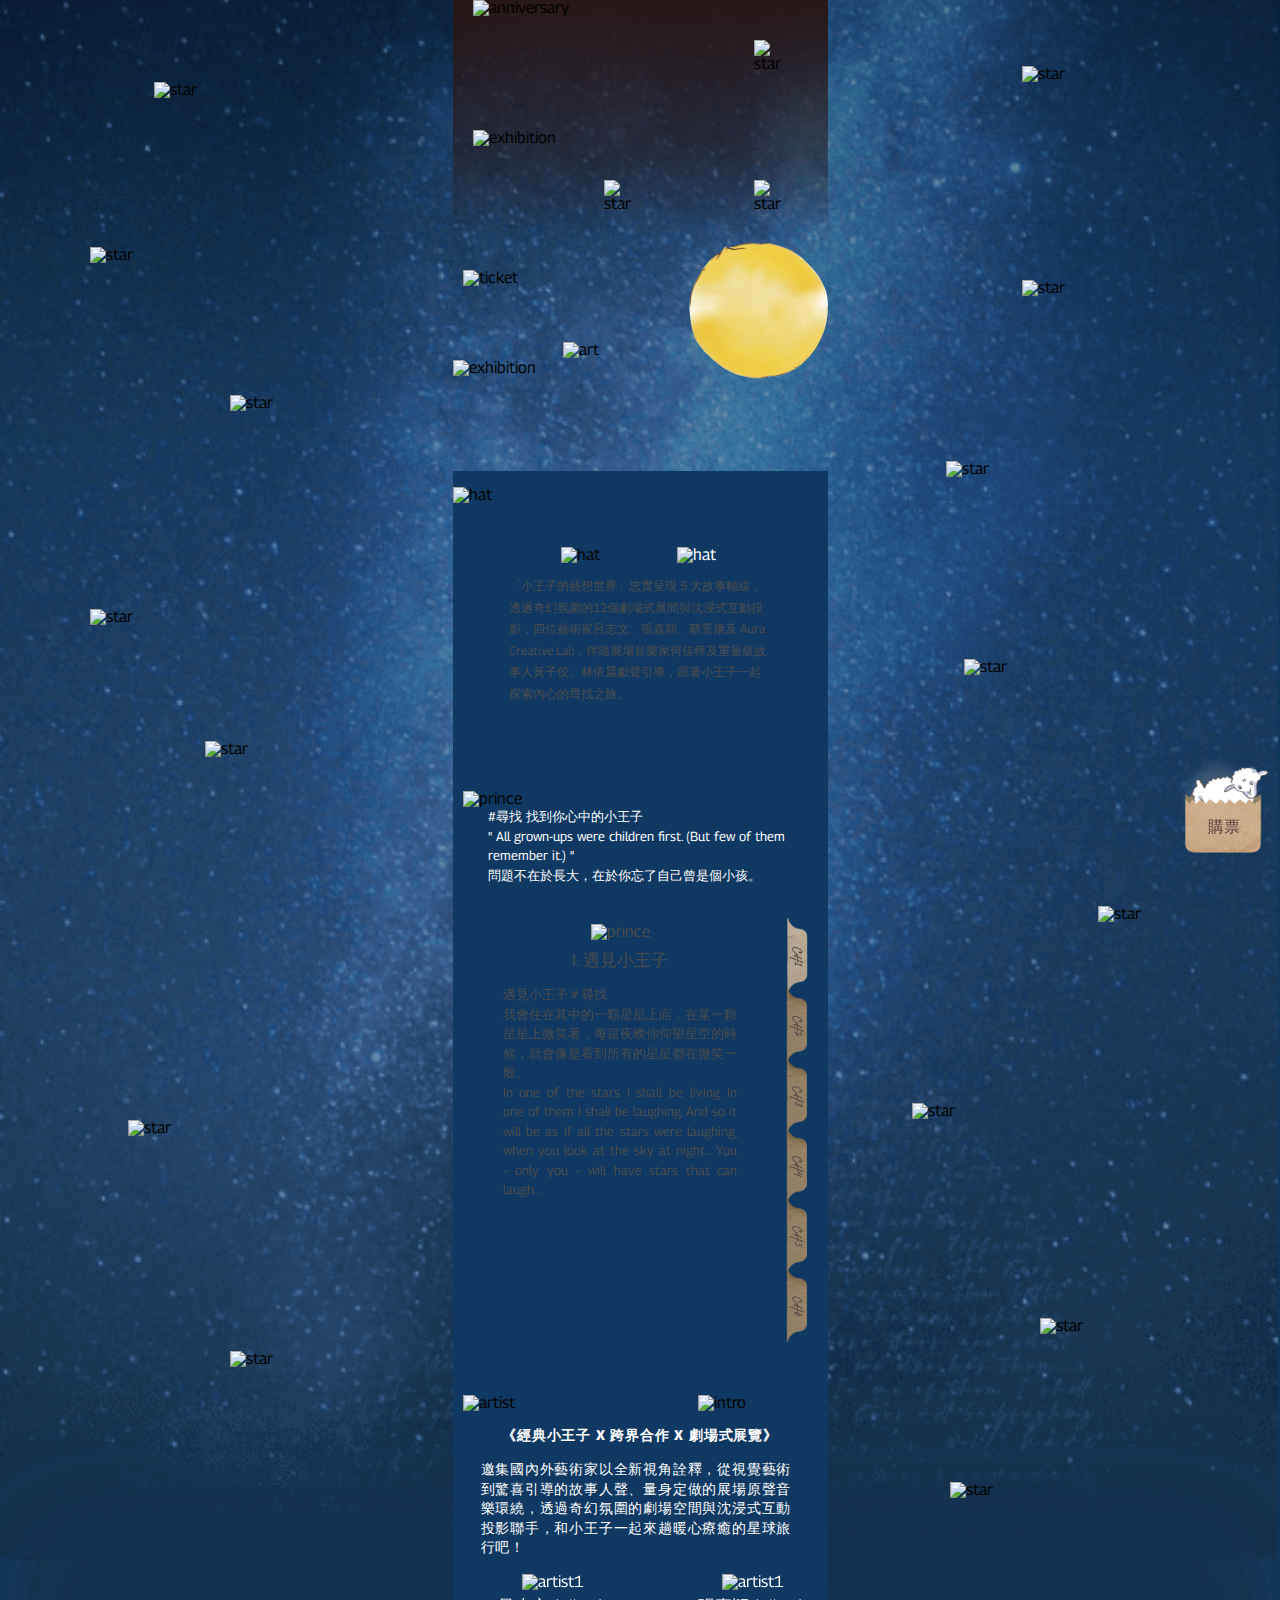
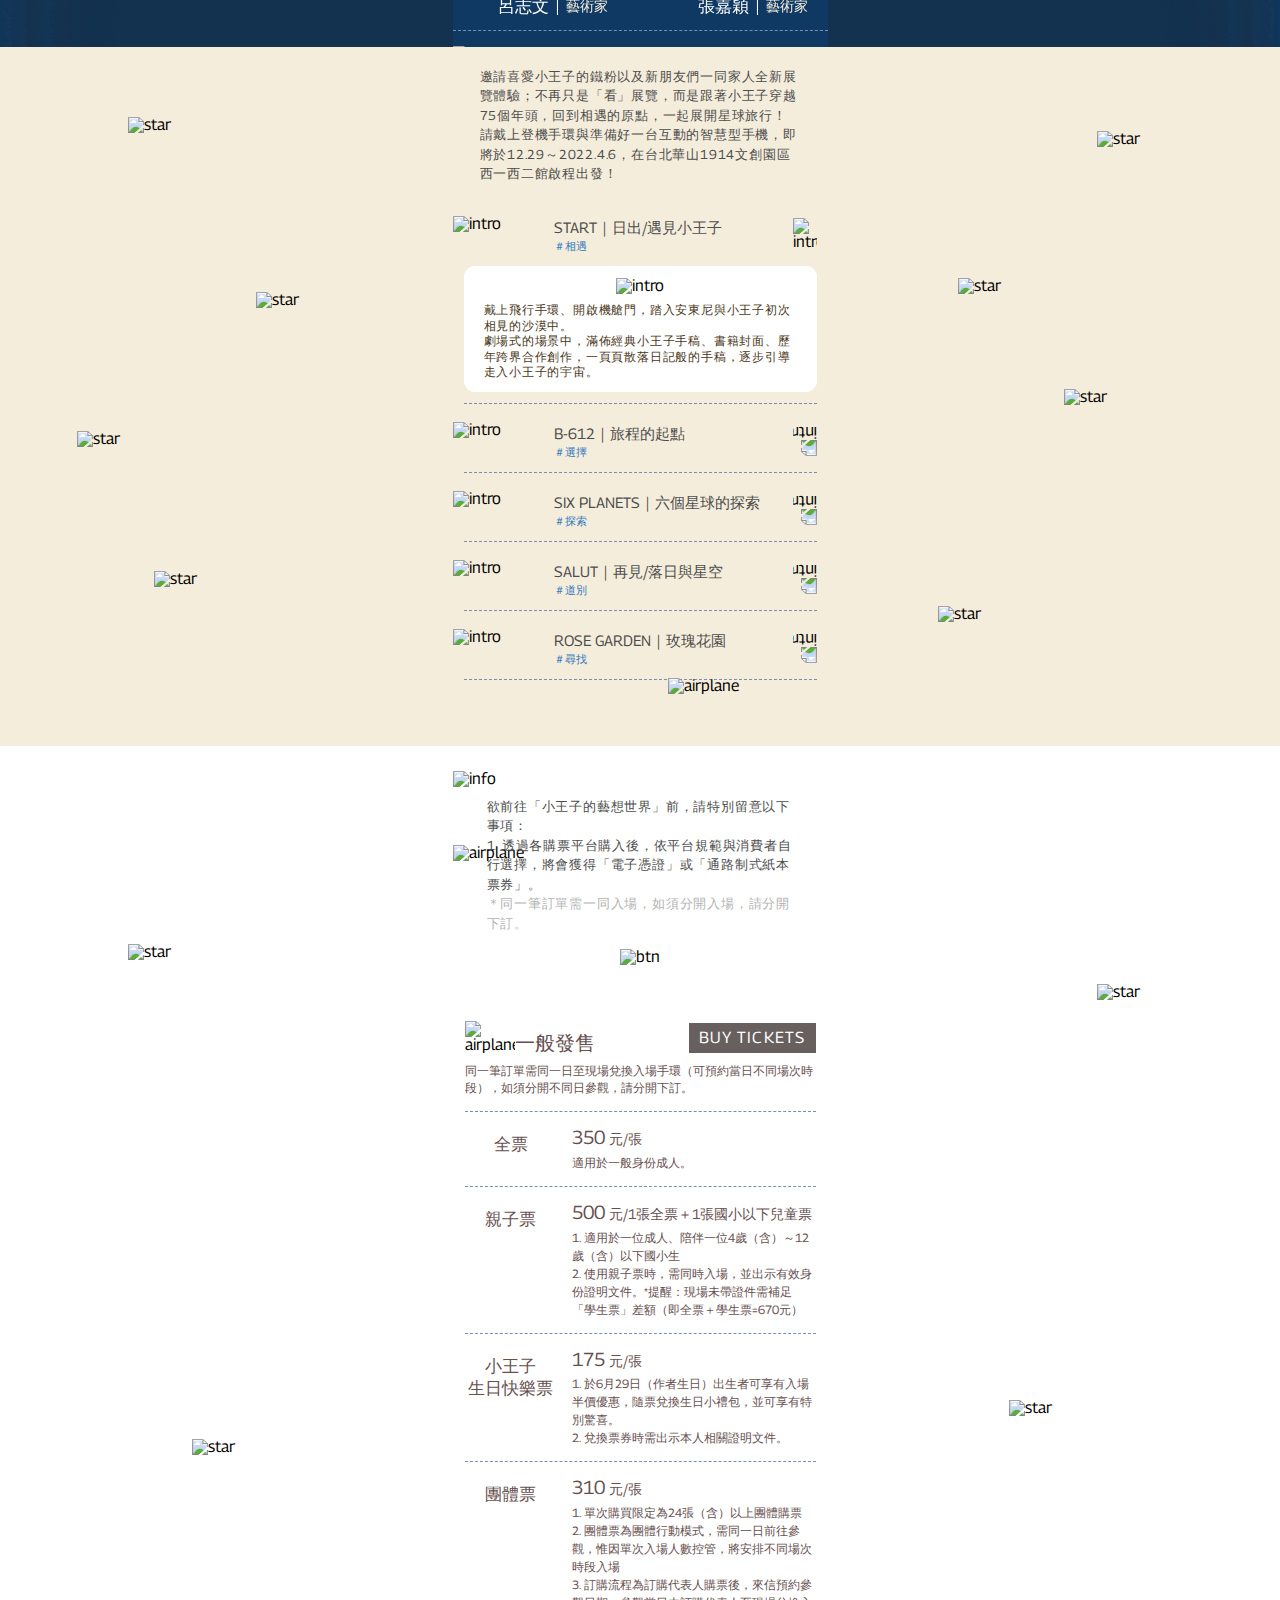
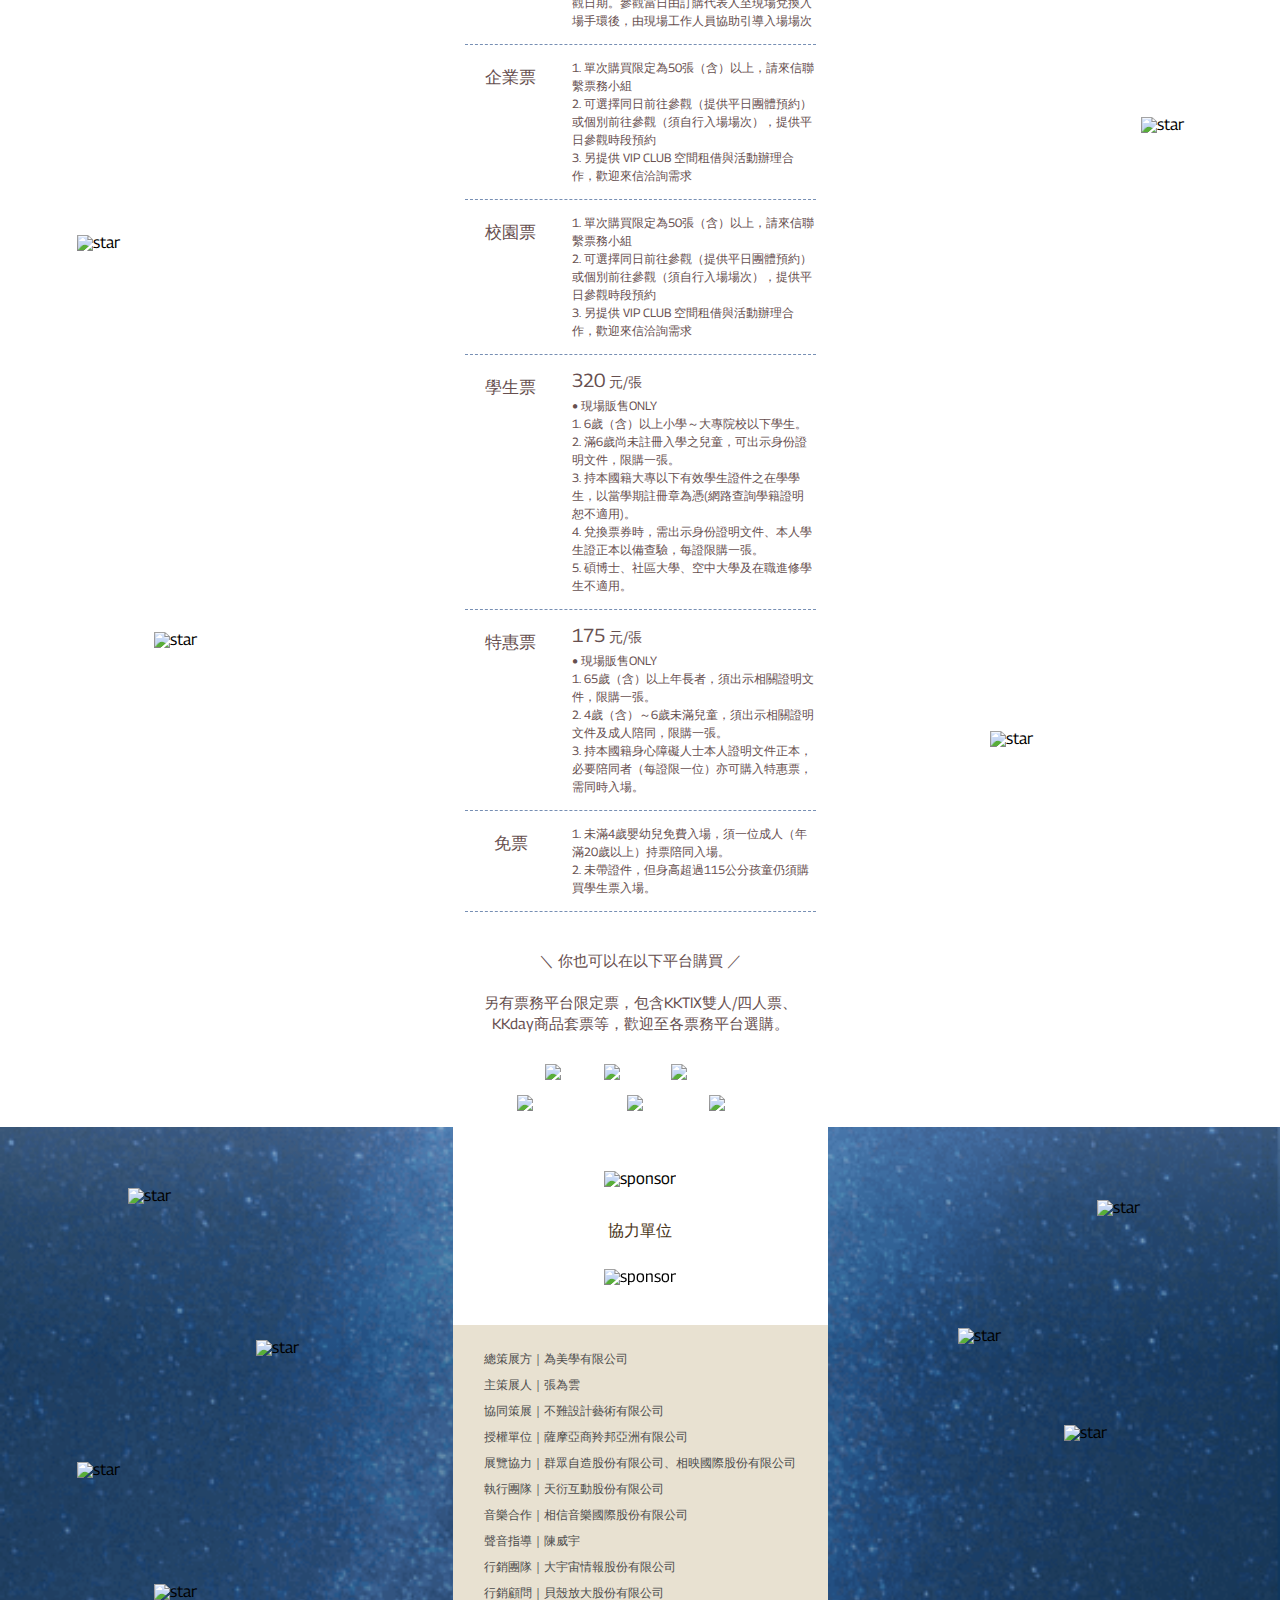
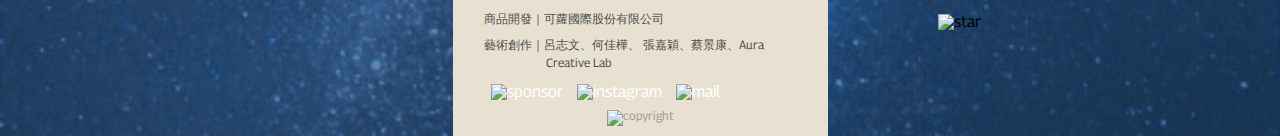
<file: index.html>
<!doctype html>
<html data-n-head-ssr lang="en" data-n-head="lang">
  <head data-n-head="">
    <title data-n-head="true">小王子的藝想世界 75 周年特展</title><meta data-n-head="true" charset="utf-8"><meta data-n-head="true" name="viewport" content="width=device-width,initial-scale=1"><meta data-n-head="true" data-hid="og:title" property="og:title" content="小王子的藝想世界 75 周年特展"><meta data-n-head="true" data-hid="og:image" property="og:image" content="og-logo.jpg"><meta data-n-head="true" data-hid="og:type" property="og:type" content="website"><meta data-n-head="true" data-hid="description" name="description" content='尋找 找到你心中的小王子" All grown-ups were children first. (But few of them remember it.) "問題不在於長大，在於你忘了自己曾是個小孩。'><meta data-n-head="true" data-hid="og:description" property="og:description" content='尋找 找到你心中的小王子" All grown-ups were children first. (But few of them remember it.) "問題不在於長大，在於你忘了自己曾是個小孩。'><meta data-n-head="true" data-hid="mobile-web-app-capable" name="mobile-web-app-capable" content="yes"><meta data-n-head="true" data-hid="apple-mobile-web-app-title" name="apple-mobile-web-app-title" content="nuxt-demo"><meta data-n-head="true" data-hid="theme-color" name="theme-color" content="black"><meta data-n-head="true" data-hid="og:site_name" name="og:site_name" property="og:site_name" content="nuxt-demo"><link data-n-head="true" rel="icon" type="image/x-icon" href="favicon.ico"><link data-n-head="true" rel="manifest" href="/_nuxt/manifest.48d9ff18.json"><link data-n-head="true" rel="shortcut icon" href="/_nuxt/icons/icon_64.9g0q8x2cgA6.png"><link data-n-head="true" rel="apple-touch-icon" href="/_nuxt/icons/icon_512.9g0q8x2cgA6.png" sizes="512x512"><script data-n-head="true" src="//www.googletagmanager.com/gtm.js?id=GTM-THVL6GB&l=dataLayer" async></script><noscript data-n-head="true" data-hid="gtm-noscript" pbody="true"><iframe src="//www.googletagmanager.com/ns.html?id=GTM-THVL6GB&l=dataLayer" height="0" width="0" style="display:none;visibility:hidden"></iframe></noscript><link rel="preload" href="/_nuxt/e1c190e0880677387b96.js" as="script"><link rel="preload" href="/_nuxt/0fcd4e23f075bb3edf5d.js" as="script"><link rel="preload" href="/_nuxt/669f06d2b5881f6d17b7.css" as="style"><link rel="preload" href="/_nuxt/541a4b9abb79791aa078.js" as="script"><link rel="preload" href="/_nuxt/28534461c0b4ed169ef3.css" as="style"><link rel="preload" href="/_nuxt/bb15f7f2b6a348ef017a.js" as="script"><link rel="preload" href="/_nuxt/bd9cec669d2176ad2bbe.css" as="style"><link rel="preload" href="/_nuxt/f24bd31cc81fd1a15f89.js" as="script"><link rel="stylesheet" href="/_nuxt/669f06d2b5881f6d17b7.css"><link rel="stylesheet" href="/_nuxt/28534461c0b4ed169ef3.css"><link rel="stylesheet" href="/_nuxt/bd9cec669d2176ad2bbe.css">
  </head>
  <body data-n-head="">
    <div data-server-rendered="true" id="__nuxt"><!----><div id="__layout"><div><div class="top"></div> <div class="side"></div> <div class="index" data-v-0996ac4e><div class="index-prince-outer" data-v-0996ac4e><div class="index-prince-bt-outstar" data-v-0996ac4e></div> <img alt="star" class="index-prince-bt-starL1" data-v-0996ac4e> <img alt="star" class="index-prince-bt-starL2" data-v-0996ac4e> <img alt="star" class="index-prince-bt-starL3" data-v-0996ac4e> <img alt="star" class="index-prince-bt-starL4" data-v-0996ac4e> <img alt="star" class="index-prince-bt-starL5" data-v-0996ac4e> <img alt="star" class="index-prince-bt-starL6" data-v-0996ac4e> <img alt="star" class="index-prince-bt-starL7" data-v-0996ac4e> <img alt="star" class="index-prince-bt-starR1" data-v-0996ac4e> <img alt="star" class="index-prince-bt-starR2" data-v-0996ac4e> <img alt="star" class="index-prince-bt-starR3" data-v-0996ac4e> <img alt="star" class="index-prince-bt-starR4" data-v-0996ac4e> <img alt="star" class="index-prince-bt-starR5" data-v-0996ac4e> <img alt="star" class="index-prince-bt-starR6" data-v-0996ac4e> <img alt="star" class="index-prince-bt-starR7" data-v-0996ac4e> <img alt="star" class="index-prince-bt-starR8" data-v-0996ac4e> <div class="box index-prince" data-v-0996ac4e><div class="index-prince-man-box" data-v-0996ac4e><div class="index-prince-moon" data-v-0996ac4e></div></div> <div class="index-prince-bg" data-v-0996ac4e></div> <img data-wow-duration="4.5s" data-wow-delay="0s" data-wow-iteration="1" alt="bird" class="wow animate__fadeInTopLeft index-prince-man" data-v-0996ac4e> <img alt="anniversary" class="index-prince-title" data-v-0996ac4e> <img data-wow-duration="2.5s" data-wow-delay="2.4s" data-wow-iteration="infinite" alt="star" class="wow animate__fadeIn index-prince-star1" data-v-0996ac4e> <img data-wow-duration="3.5s" data-wow-delay="2.7s" data-wow-iteration="infinite" alt="star" class="wow animate__fadeIn index-prince-star2" data-v-0996ac4e> <img data-wow-duration="5.5s" data-wow-delay="3s" data-wow-iteration="infinite" alt="star" class="wow animate__fadeIn index-prince-star3" data-v-0996ac4e> <div data-v-0996ac4e><img alt="exhibition" class="index-prince-exhi" data-v-0996ac4e></div> <div class="index-prince-box" data-v-0996ac4e><img alt="ticket" class="index-prince-intro1" data-v-0996ac4e> <img alt="art" class="index-prince-intro2" data-v-0996ac4e></div> <img alt="exhibition" class="index-prince-intro3" data-v-0996ac4e></div> <div class="box index-news" data-v-0996ac4e><div class="index-news-bg" data-v-0996ac4e><img alt="hat" class="index-news-head-hat" data-v-0996ac4e> <div class="index-news-head-box" data-v-0996ac4e><img alt="hat" class="index-news-head-title" data-v-0996ac4e> <a href="https://www.facebook.com/LePetitPrince.75tw" target="facebook" data-v-0996ac4e><img alt="hat" class="index-news-fb" data-v-0996ac4e></a></div> <div class="index-news-text" data-v-0996ac4e>「小王子的藝想世界」忠實呈現 5 大故事軸線，透過奇幻氛圍的12個劇場式展間與沈浸式互動投影，四位藝術家呂志文、張嘉穎、蔡景康及 Aura Creative Lab，伴隨展場音樂家何佳樺及重量級故事人黃子佼、林依晨獻聲引導，跟著小王子一起探索內心的尋找之旅。</div></div></div> <div class="box index-book" data-v-0996ac4e><img data-aos="fade-in" data-aos-delay="100" data-aos-duration="800" data-aos-easing="ease-in-sine" alt="prince" class="index-book-title" data-v-0996ac4e> <div class="index-book-desc" data-v-0996ac4e>
        #尋找 找到你心中的小王子<br data-v-0996ac4e>
        " All grown-ups were children first. (But few of them remember it.) "<br data-v-0996ac4e>
        問題不在於長大，在於你忘了自己曾是個小孩。
      </div> <div class="index-book-rotate" data-v-0996ac4e><img src="/_nuxt/img/2b156b3.png" alt="bookmark" class="index-book-mark index-book-mark1" data-v-0996ac4e> <img src="/_nuxt/img/ef49411.png" alt="bookmark" class="index-book-mark index-book-mark2" data-v-0996ac4e> <img src="/_nuxt/img/7441b50.png" alt="bookmark" class="index-book-mark index-book-mark3" data-v-0996ac4e> <img src="/_nuxt/img/01f35ff.png" alt="bookmark" class="index-book-mark index-book-mark4" data-v-0996ac4e> <img src="/_nuxt/img/492d694.png" alt="bookmark" class="index-book-mark index-book-mark5" data-v-0996ac4e> <img src="/_nuxt/img/fadbfc3.png" alt="bookmark" class="index-book-mark index-book-mark6" data-v-0996ac4e> <div class="swiper-container swiper index-book-swiper" data-v-0996ac4e><div class="swiper-wrapper"><div class="swiper-slide" data-v-0996ac4e><div class="index-book-slide-box" data-v-0996ac4e><img alt="prince" class="index-book-img" data-v-0996ac4e> <div class="index-book-head" data-v-0996ac4e>I. 遇見小王子</div> <div class="index-book-text" data-v-0996ac4e>遇見小王子＃尋找<br>我會住在其中的一顆星星上面，在某一顆星星上微笑著，每當夜晚你仰望星空的時候，就會像是看到所有的星星都在微笑一般。<br>In one of the stars I shall be living. In one of them I shall be laughing. And so it will be as if all the stars were laughing, when you look at the sky at night… You – only you – will have stars that can laugh…</div> <!----></div></div><div class="swiper-slide" data-v-0996ac4e><div class="index-book-slide-box" data-v-0996ac4e><img alt="prince" class="index-book-img" data-v-0996ac4e> <div class="index-book-head" data-v-0996ac4e>II. 旅程的起點</div> <div class="index-book-text" data-v-0996ac4e>B612 唯一的玫瑰＃選擇<br>如果我想要和蝴蝶做朋友的話，就得要能忍受毛毛蟲。他們看上去都很美麗。<br>Well, I must endure the presence of two or three caterpillars if I wish to become acquainted with the butterflies. It seems that they are very beautiful.</div> <!----></div></div><div class="swiper-slide" data-v-0996ac4e><div class="index-book-slide-box" data-v-0996ac4e><img alt="prince" class="index-book-img" data-v-0996ac4e> <div class="index-book-head" data-v-0996ac4e>國王與自負的人</div> <div class="index-book-text" data-v-0996ac4e>B325行星：國王＃探索<br>權威首先應當是合情合理的。如果你要求你的百姓去投海，他們就會起來革命。我之所以有權要求大家服從我，是因為我的命令都是合理的。<br>Accepted authority rests first of all on reason. If you ordered your people to go and throw themselves into the sea, they would rise up in revolution. I have the right to require obedience because my orders are reasonable.</div> <img alt="btn" class="index-book-btn" data-v-0996ac4e></div></div><div class="swiper-slide" data-v-0996ac4e><div class="index-book-slide-box" data-v-0996ac4e><img alt="prince" class="index-book-img" data-v-0996ac4e> <div class="index-book-head" data-v-0996ac4e>酒鬼與商人</div> <div class="index-book-text" data-v-0996ac4e>B327行星：酒鬼＃探索<br>我在喝酒。為了忘卻。忘卻我的羞愧。因為喝酒而羞愧！<br>I am drinking. So that I may forget. Forget that I am ashamed. Ashamed of drinking.</div> <img alt="btn" class="index-book-btn" data-v-0996ac4e></div></div><div class="swiper-slide" data-v-0996ac4e><div class="index-book-slide-box" data-v-0996ac4e><img alt="prince" class="index-book-img" data-v-0996ac4e> <div class="index-book-head" data-v-0996ac4e>點燈人與地理學家</div> <div class="index-book-text" data-v-0996ac4e>B329行星：點燈人＃探索<br>我接手了一份苦差事。我在清晨熄滅路燈，晚上再把他點亮。白天可以休息，晚上就能睡覺。但現在這個星球一年比一年轉得快，而命令卻一點都沒變！I follow a terible profession. I put the lamp out in the morning, and in the evening I lighted it again. Then — the planet now makes a complete turn every minute, and I no longer have a single second for repose. Once every minute I have to light my lamp and put it out!</div> <img alt="btn" class="index-book-btn" data-v-0996ac4e></div></div><div class="swiper-slide" data-v-0996ac4e><div class="index-book-slide-box" data-v-0996ac4e><img alt="prince" class="index-book-img" data-v-0996ac4e> <div class="index-book-head" data-v-0996ac4e>落日與星空</div> <div class="index-book-text" data-v-0996ac4e>落日與星空＃道別<br>只有用心才能看清楚，真正重要的東西用眼睛是看不見的。<br>It is only with the heart that one can see rightly; what is essential is invisible to the eye.</div> <!----></div></div></div></div></div></div> <div class="box index-art" data-v-0996ac4e><div class="index-art-head-box" data-v-0996ac4e><img alt="artist" class="index-art-head" data-v-0996ac4e> <img data-wow-duration="1.5s" data-wow-delay="0s" data-wow-iteration="1" alt="intro" class="wow animate__flipInX index-art-intro" data-v-0996ac4e></div> <div class="index-art-pre" data-v-0996ac4e>《經典小王子 X 跨界合作 X 劇場式展覽》</div> <div class="index-art-text" data-v-0996ac4e>邀集國內外藝術家以全新視角詮釋，從視覺藝術到驚喜引導的故事人聲、量身定做的展場原聲音樂環繞，透過奇幻氛圍的劇場空間與沈浸式互動投影聯手，和小王子一起來趟暖心療癒的星球旅行吧！</div> <div class="index-art-rotate" data-v-0996ac4e><div class="swiper-container swiper index-art-swiper" data-v-0996ac4e><div class="swiper-wrapper"><div class="index-art-slide swiper-slide" data-v-0996ac4e><a href="/art?slide=0" data-v-0996ac4e><img alt="artist1" class="index-art-artist" data-v-0996ac4e> <div class="index-art-name" data-v-0996ac4e><div data-v-0996ac4e>呂志文｜</div> <div class="index-art-title" data-v-0996ac4e>藝術家</div></div></a></div><div class="index-art-slide swiper-slide" data-v-0996ac4e><a href="/art?slide=1" data-v-0996ac4e><img alt="artist1" class="index-art-artist" data-v-0996ac4e> <div class="index-art-name" data-v-0996ac4e><div data-v-0996ac4e>張嘉穎｜</div> <div class="index-art-title" data-v-0996ac4e>藝術家</div></div></a></div><div class="index-art-slide swiper-slide" data-v-0996ac4e><a href="/art?slide=2" data-v-0996ac4e><img alt="artist1" class="index-art-artist" data-v-0996ac4e> <div class="index-art-name" data-v-0996ac4e><div data-v-0996ac4e>蔡景康｜</div> <div class="index-art-title" data-v-0996ac4e>藝術家</div></div></a></div><div class="index-art-slide swiper-slide" data-v-0996ac4e><a href="/art?slide=3" data-v-0996ac4e><img alt="artist1" class="index-art-artist" data-v-0996ac4e> <div class="index-art-name" data-v-0996ac4e><div data-v-0996ac4e>何佳樺｜</div> <div class="index-art-title" data-v-0996ac4e>音樂家</div></div></a></div></div></div></div> <div class="index-art-line" data-v-0996ac4e></div> <div class="index-art-img-box" data-v-0996ac4e><img data-aos="fade-in" data-aos-delay="700" data-aos-duration="800" data-aos-easing="ease-in-sine" alt="intro" class="index-art-img" data-v-0996ac4e></div></div></div> <div class="index-exhi-outer" data-v-0996ac4e><img alt="star" class="index-exhi-skin-starL1" data-v-0996ac4e> <img alt="star" class="index-exhi-skin-starL2" data-v-0996ac4e> <img alt="star" class="index-exhi-skin-starL3" data-v-0996ac4e> <img alt="star" class="index-exhi-skin-starL4" data-v-0996ac4e> <img alt="star" class="index-exhi-skin-starR1" data-v-0996ac4e> <img alt="star" class="index-exhi-skin-starR2" data-v-0996ac4e> <img alt="star" class="index-exhi-skin-starR3" data-v-0996ac4e> <img alt="star" class="index-exhi-skin-starR4" data-v-0996ac4e> <div class="box index-exhi" data-v-0996ac4e><div class="index-exhi-text" data-v-0996ac4e>邀請喜愛小王子的鐵粉以及新朋友們一同家人全新展覽體驗；不再只是「看」展覽，而是跟著小王子穿越75個年頭，回到相遇的原點，一起展開星球旅行！請戴上登機手環與準備好一台互動的智慧型手機，即將於12.29～2022.4.6，在台北華山1914文創園區西一西二館啟程出發！</div></div> <div class="box index-chapter" data-v-0996ac4e><div data-v-0996ac4e><div class="index-chapter-head-box" data-v-0996ac4e><div class="index-chapter-head-left" data-v-0996ac4e><img alt="intro" class="index-chapter-chapter" data-v-0996ac4e> <div data-v-0996ac4e><div class="index-chapter-title" data-v-0996ac4e>START｜日出/遇見小王子</div> <div class="index-chapter-tag" data-v-0996ac4e>＃相遇</div></div></div> <img alt="intro" class="index-chapter-arrow index-chapter-arrow-reverse" data-v-0996ac4e></div> <div class="index-chapter-box" data-v-0996ac4e><img alt="intro" class="index-chapter-img" data-v-0996ac4e> <div class="index-chapter-text" data-v-0996ac4e>
            戴上飛行手環、開啟機艙門，踏入安東尼與小王子初次相見的沙漠中。<br>
            劇場式的場景中，滿佈經典小王子手稿、書籍封面、歷年跨界合作創作，一頁頁散落日記般的手稿，逐步引導走入小王子的宇宙。
          </div></div> <div class="index-chapter-line" data-v-0996ac4e></div></div><div data-v-0996ac4e><div class="index-chapter-head-box" data-v-0996ac4e><div class="index-chapter-head-left" data-v-0996ac4e><img alt="intro" class="index-chapter-chapter" data-v-0996ac4e> <div data-v-0996ac4e><div class="index-chapter-title" data-v-0996ac4e>B-612｜旅程的起點</div> <div class="index-chapter-tag" data-v-0996ac4e>＃選擇</div></div></div> <img alt="intro" class="index-chapter-arrow" data-v-0996ac4e></div> <div class="index-chapter-box" style="display:none" data-v-0996ac4e><img alt="intro" class="index-chapter-img" data-v-0996ac4e> <div class="index-chapter-text" data-v-0996ac4e>
            一段專屬於你的旅程起點從這裡開啟。<br>
            小王子的星球B-612上，有兩座火山和1朵美麗的玫瑰花。你想前往哪個星球呢？讓玫瑰為你指引方向！
          </div></div> <div class="index-chapter-line" data-v-0996ac4e></div></div><div data-v-0996ac4e><div class="index-chapter-head-box" data-v-0996ac4e><div class="index-chapter-head-left" data-v-0996ac4e><img alt="intro" class="index-chapter-chapter" data-v-0996ac4e> <div data-v-0996ac4e><div class="index-chapter-title" data-v-0996ac4e>SIX PLANETS｜六個星球的探索</div> <div class="index-chapter-tag" data-v-0996ac4e>＃探索</div></div></div> <img alt="intro" class="index-chapter-arrow" data-v-0996ac4e></div> <div class="index-chapter-box" style="display:none" data-v-0996ac4e><img alt="intro" class="index-chapter-img" data-v-0996ac4e> <div class="index-chapter-text" data-v-0996ac4e>
            探訪小王子的星球B-612後，跟隨小王子的腳步拜訪六顆不同個性的星球，結合視覺、聽覺與體感的聲光效果，在藝術家的創作詮釋寓意之下，展開一趟奇幻而深刻的星際之旅。
          </div></div> <div class="index-chapter-line" data-v-0996ac4e></div></div><div data-v-0996ac4e><div class="index-chapter-head-box" data-v-0996ac4e><div class="index-chapter-head-left" data-v-0996ac4e><img alt="intro" class="index-chapter-chapter" data-v-0996ac4e> <div data-v-0996ac4e><div class="index-chapter-title" data-v-0996ac4e>SALUT｜再見/落日與星空</div> <div class="index-chapter-tag" data-v-0996ac4e>＃道別</div></div></div> <img alt="intro" class="index-chapter-arrow" data-v-0996ac4e></div> <div class="index-chapter-box" style="display:none" data-v-0996ac4e><img alt="intro" class="index-chapter-img" data-v-0996ac4e> <div class="index-chapter-text" data-v-0996ac4e>
            降落地球，相遇——第44次日落，學會說再見<br>
            透過地理學家推薦，小王子決定來拜訪地球。這個與B-612大小相差甚多，且生機勃勃的星球，展開一連串相遇，得到成長與體悟，最後，學會說再見⋯⋯。
          </div></div> <div class="index-chapter-line" data-v-0996ac4e></div></div><div data-v-0996ac4e><div class="index-chapter-head-box" data-v-0996ac4e><div class="index-chapter-head-left" data-v-0996ac4e><img alt="intro" class="index-chapter-chapter" data-v-0996ac4e> <div data-v-0996ac4e><div class="index-chapter-title" data-v-0996ac4e>ROSE GARDEN｜玫瑰花園</div> <div class="index-chapter-tag" data-v-0996ac4e>＃尋找</div></div></div> <img alt="intro" class="index-chapter-arrow" data-v-0996ac4e></div> <div class="index-chapter-box" style="display:none" data-v-0996ac4e><img alt="intro" class="index-chapter-img" data-v-0996ac4e> <div class="index-chapter-text" data-v-0996ac4e>
            小王子決定回到他的星球，留在地球上的我們是不是也找到自己的那一顆星了呢？<br>
            小王子在地球上發現的「玫瑰花園」作為商品區，特別企劃小王子75周年限定與精選授權商品，並開放非購票觀眾於防疫規範下自由入場。
          </div></div> <div class="index-chapter-line" data-v-0996ac4e></div></div></div></div> <div class="index-ticket-outer" data-v-0996ac4e><img alt="star" class="index-ticket-white-flowerL1" data-v-0996ac4e> <img alt="star" class="index-ticket-white-flowerL2" data-v-0996ac4e> <img alt="star" class="index-ticket-white-flowerL3" data-v-0996ac4e> <img alt="star" class="index-ticket-white-flowerL4" data-v-0996ac4e> <img alt="star" class="index-ticket-white-flowerR1" data-v-0996ac4e> <img alt="star" class="index-ticket-white-flowerR2" data-v-0996ac4e> <img alt="star" class="index-ticket-white-flowerR3" data-v-0996ac4e> <img alt="star" class="index-ticket-white-flowerR4" data-v-0996ac4e> <div class="box index-ticket" data-v-0996ac4e><img data-wow-duration="1.5s" data-wow-delay="0s" data-wow-iteration="1" alt="info" class="wow animate__fadeInLeft index-ticket-title" data-v-0996ac4e> <img data-wow-duration="1.5s" data-wow-delay="0s" data-wow-iteration="1" alt="airplane" class="wow animate__zoomInDown index-ticket-airplane" data-v-0996ac4e> <div class="index-ticket-sub" data-v-0996ac4e>
        欲前往「小王子的藝想世界」前，請特別留意以下事項：<br data-v-0996ac4e>
        1. 透過各購票平台購入後，依平台規範與消費者自行選擇，將會獲得「電子憑證」或「通路制式紙本票券」。<br data-v-0996ac4e> <span style="color:#b4b4b4" data-v-0996ac4e>＊同一筆訂單需一同入場，如須分開入場，請分開下訂。<br data-v-0996ac4e></span></div> <div class="index-ticket-btn-box" data-v-0996ac4e><img alt="btn" class="index-ticket-btn" data-v-0996ac4e></div> <img alt="airplane" class="index-ticket-land" data-v-0996ac4e> <div class="index-ticket-box" data-v-0996ac4e><div class="index-ticket-head-box" data-v-0996ac4e><div class="index-ticket-fox-box" data-v-0996ac4e><img alt="airplane" class="index-ticket-head-fox" data-v-0996ac4e> <div class="index-ticket-head" data-v-0996ac4e>一般發售</div></div> <a href="https://lepetitprince75tw.backme.tw/shops/1995?locale=zh-TW" target="_blank" data-v-0996ac4e><div class="index-ticket-buy" data-v-0996ac4e>BUY TICKETS</div></a></div> <div class="index-ticket-subtitle" data-v-0996ac4e>同一筆訂單需同一日至現場兌換入場手環（可預約當日不同場次時段），如須分開不同日參觀，請分開下訂。</div> <div class="index-ticket-line" data-v-0996ac4e></div> <div target="_blank" class="index-ticket-row-box" data-v-0996ac4e><a href="https://lepetitprince75tw.backme.tw/checkout/1995/15904?locale=zh-TW" target="_blank" class="index-ticket-row" data-v-0996ac4e><div class="index-ticket-type" data-v-0996ac4e>全票</div> <div class="index-ticket-desc" data-v-0996ac4e><div class="index-ticket-desc-name" data-v-0996ac4e><span class="index-ticket-desc-name-big" data-v-0996ac4e>350</span>
                元/張
              </div> <div class="index-ticket-desc-text" data-v-0996ac4e>適用於一般身份成人。</div></div></a> <div class="index-ticket-line" data-v-0996ac4e></div></div><div target="_blank" class="index-ticket-row-box" data-v-0996ac4e><a href="https://lepetitprince75tw.backme.tw/checkout/1995/15427?locale=zh-TW" target="_blank" class="index-ticket-row" data-v-0996ac4e><div class="index-ticket-type" data-v-0996ac4e>親子票</div> <div class="index-ticket-desc" data-v-0996ac4e><div class="index-ticket-desc-name" data-v-0996ac4e><span class="index-ticket-desc-name-big" data-v-0996ac4e>500</span>
                元/1張全票＋1張國小以下兒童票
              </div> <div class="index-ticket-desc-text" data-v-0996ac4e>
            1. 適用於一位成人、陪伴一位4歲（含）～12歲（含）以下國小生<br>
            2. 使用親子票時，需同時入場，並出示有效身份證明文件。*提醒：現場未帶證件需補足「學生票」差額（即全票＋學生票=670元）
          </div></div></a> <div class="index-ticket-line" data-v-0996ac4e></div></div><div target="_blank" class="index-ticket-row-box" data-v-0996ac4e><a href="https://lepetitprince75tw.backme.tw/checkout/1995/15905?locale=zh-TW" target="_blank" class="index-ticket-row" data-v-0996ac4e><div class="index-ticket-type" data-v-0996ac4e>小王子<br>生日快樂票</div> <div class="index-ticket-desc" data-v-0996ac4e><div class="index-ticket-desc-name" data-v-0996ac4e><span class="index-ticket-desc-name-big" data-v-0996ac4e>175</span>
                元/張
              </div> <div class="index-ticket-desc-text" data-v-0996ac4e>
            1. 於6月29日（作者生日）出生者可享有入場半價優惠，隨票兌換生日小禮包，並可享有特別驚喜。<br>
            2. 兌換票券時需出示本人相關證明文件。
          </div></div></a> <div class="index-ticket-line" data-v-0996ac4e></div></div><div target="_blank" class="index-ticket-row-box" data-v-0996ac4e><a href="https://lepetitprince75tw.backme.tw/checkout/1995/15428?locale=zh-TW" target="_blank" class="index-ticket-row" data-v-0996ac4e><div class="index-ticket-type" data-v-0996ac4e>團體票</div> <div class="index-ticket-desc" data-v-0996ac4e><div class="index-ticket-desc-name" data-v-0996ac4e><span class="index-ticket-desc-name-big" data-v-0996ac4e>310</span>
                元/張
              </div> <div class="index-ticket-desc-text" data-v-0996ac4e>
            1. 單次購買限定為24張（含）以上團體購票<br>
            2. 團體票為團體行動模式，需同一日前往參觀，惟因單次入場人數控管，將安排不同場次時段入場<br>
            3. 訂購流程為訂購代表人購票後，來信預約參觀日期。參觀當日由訂購代表人至現場兌換入場手環後，由現場工作人員協助引導入場場次
          </div></div></a> <div class="index-ticket-line" data-v-0996ac4e></div></div><div target="_blank" class="index-ticket-row-box" data-v-0996ac4e><a href="mailto:service@weiyunchang.com" target="_blank" class="index-ticket-row" data-v-0996ac4e><div class="index-ticket-type" data-v-0996ac4e>企業票</div> <div class="index-ticket-desc" data-v-0996ac4e><!----> <div class="index-ticket-desc-text" data-v-0996ac4e>
            1. 單次購買限定為50張（含）以上，請來信聯繫票務小組<br>
            2. 可選擇同日前往參觀（提供平日團體預約）或個別前往參觀（須自行入場場次），提供平日參觀時段預約<br>
            3. 另提供 VIP CLUB 空間租借與活動辦理合作，歡迎來信洽詢需求
          </div></div></a> <div class="index-ticket-line" data-v-0996ac4e></div></div><div target="_blank" class="index-ticket-row-box" data-v-0996ac4e><a href="mailto:service@weiyunchang.com" target="_blank" class="index-ticket-row" data-v-0996ac4e><div class="index-ticket-type" data-v-0996ac4e>校園票</div> <div class="index-ticket-desc" data-v-0996ac4e><!----> <div class="index-ticket-desc-text" data-v-0996ac4e>
            1. 單次購買限定為50張（含）以上，請來信聯繫票務小組<br>
            2. 可選擇同日前往參觀（提供平日團體預約）或個別前往參觀（須自行入場場次），提供平日參觀時段預約<br>
            3. 另提供 VIP CLUB 空間租借與活動辦理合作，歡迎來信洽詢需求
          </div></div></a> <div class="index-ticket-line" data-v-0996ac4e></div></div><div target="_blank" class="index-ticket-row-box" data-v-0996ac4e><div class="index-ticket-row" data-v-0996ac4e><div class="index-ticket-type" data-v-0996ac4e>學生票</div> <div class="index-ticket-desc" data-v-0996ac4e><div class="index-ticket-desc-name" data-v-0996ac4e><span class="index-ticket-desc-name-big" data-v-0996ac4e>320</span>
                元/張
              </div> <div class="index-ticket-desc-text" data-v-0996ac4e>
            ● 現場販售ONLY<br>
            1. 6歲（含）以上小學～大專院校以下學生。<br>
            2. 滿6歲尚未註冊入學之兒童，可出示身份證明文件，限購一張。 <br>
            3. 持本國籍大專以下有效學生證件之在學學生，以當學期註冊章為憑(網路查詢學籍證明恕不適用)。<br>
            4. 兌換票券時，需出示身份證明文件、本人學生證正本以備查驗，每證限購一張。<br>
            5. 碩博士、社區大學、空中大學及在職進修學生不適用。
          </div></div></div> <div class="index-ticket-line" data-v-0996ac4e></div></div><div target="_blank" class="index-ticket-row-box" data-v-0996ac4e><div class="index-ticket-row" data-v-0996ac4e><div class="index-ticket-type" data-v-0996ac4e>特惠票</div> <div class="index-ticket-desc" data-v-0996ac4e><div class="index-ticket-desc-name" data-v-0996ac4e><span class="index-ticket-desc-name-big" data-v-0996ac4e>175</span>
                元/張
              </div> <div class="index-ticket-desc-text" data-v-0996ac4e>
            ● 現場販售ONLY<br>
            1. 65歲（含）以上年長者，須出示相關證明文件，限購一張。<br>
            2. 4歲（含）～6歲未滿兒童，須出示相關證明文件及成人陪同，限購一張。<br>
            3. 持本國籍身心障礙人士本人證明文件正本，必要陪同者（每證限一位）亦可購入特惠票，需同時入場。
          </div></div></div> <div class="index-ticket-line" data-v-0996ac4e></div></div><div target="_blank" class="index-ticket-row-box" data-v-0996ac4e><div class="index-ticket-row" data-v-0996ac4e><div class="index-ticket-type" data-v-0996ac4e>免票</div> <div class="index-ticket-desc" data-v-0996ac4e><!----> <div class="index-ticket-desc-text" data-v-0996ac4e>
            1. 未滿4歲嬰幼兒免費入場，須一位成人（年滿20歲以上）持票陪同入場。<br>
            2. 未帶證件，但身高超過115公分孩童仍須購買學生票入場。
          </div></div></div> <div class="index-ticket-line" data-v-0996ac4e></div></div> <div class="index-ticket-hint" data-v-0996ac4e>＼ 你也可以在以下平台購買 ／
          <br data-v-0996ac4e><br data-v-0996ac4e>
          另有票務平台限定票，包含KKTIX雙人/四人票、KKday商品套票等，歡迎至各票務平台選購。
        </div> <div class="index-ticket-place-left" data-v-0996ac4e><a href="https://weiyunchangart.kktix.cc/events/b42fb9f3" target="_blank" data-v-0996ac4e><img alt="kktix" class="index-ticket-place" data-v-0996ac4e></a> <a href="https://www.kkday.com/zh-tw/product/123126?mId=3b39eb9176d7766073c44e8c5d12265f&cid=5109&ud1=7917d07a82fd9" target="_blank" data-v-0996ac4e><img alt="kkday" class="index-ticket-place" data-v-0996ac4e></a> <a href="https://tickets.books.com.tw/progshow/08010201555203" target="_blank" data-v-0996ac4e><img alt="博客來" class="index-ticket-place" data-v-0996ac4e></a></div> <div class="index-ticket-place-right" data-v-0996ac4e><a href="https://cdnwww.pchometravel.com/ticket/V921007202111010001/the-fantasy-world-of-le-petit-prince-copy?utm_source=ichannel&gid=2e626257e0e67643c0267b05db137817" target="_blank" data-v-0996ac4e><img alt="pchometravel" class="index-ticket-place" data-v-0996ac4e></a> <a href="https://24h.pchome.com.tw/store/DXAP36" target="_blank" data-v-0996ac4e><img alt="pchome" class="index-ticket-place" data-v-0996ac4e></a> <a href="http://affiliate.klook.com/redirect?aid=27366&aff_adid=571120&k_site=https%3A%2F%2Fwww.klook.com%2Fzh-TW%2Factivity%2F64271-exhibition-littleprince-taipei-klook%2F" target="_blank" data-v-0996ac4e><img alt="klook" class="index-ticket-place" data-v-0996ac4e></a></div></div></div></div> <div class="index-store-outer" data-v-0996ac4e><div class="index-store-bb-outstar" data-v-0996ac4e></div> <img alt="star" class="index-store-bb-starL1" data-v-0996ac4e> <img alt="star" class="index-store-bb-starL2" data-v-0996ac4e> <img alt="star" class="index-store-bb-starL3" data-v-0996ac4e> <img alt="star" class="index-store-bb-starL4" data-v-0996ac4e> <img alt="star" class="index-store-bb-starR1" data-v-0996ac4e> <img alt="star" class="index-store-bb-starR2" data-v-0996ac4e> <img alt="star" class="index-store-bb-starR3" data-v-0996ac4e> <img alt="star" class="index-store-bb-starR4" data-v-0996ac4e> <div class="box index-store" data-v-0996ac4e><img alt="sponsor" class="index-store-land" data-v-0996ac4e> <div class="index-sponsor" data-v-0996ac4e><div class="index-sponsor-title" data-v-0996ac4e>協力單位</div> <div class="index-sponsor-rotate" data-v-0996ac4e><div class="swiper-container swiper index-sponsor-swiper" data-v-0996ac4e><div class="swiper-wrapper"><div class="swiper-slide" data-v-0996ac4e><img alt="sponsor" class="index-sponsor-img" data-v-0996ac4e></div><div class="swiper-slide" data-v-0996ac4e><img alt="sponsor" class="index-sponsor-img" data-v-0996ac4e></div><div class="swiper-slide" data-v-0996ac4e><img alt="sponsor" class="index-sponsor-img" data-v-0996ac4e></div><div class="swiper-slide" data-v-0996ac4e><img alt="sponsor" class="index-sponsor-img" data-v-0996ac4e></div></div></div></div></div> <div class="index-footer" data-v-0996ac4e><div class="index-footer-outer-box" data-v-0996ac4e><div class="index-footer-box" data-v-0996ac4e><div data-v-0996ac4e><div class="index-footer-text" data-v-0996ac4e>總策展方｜為美學有限公司</div> <div class="index-footer-text" data-v-0996ac4e>主策展人｜張為雲</div> <div class="index-footer-text" data-v-0996ac4e>協同策展｜不難設計藝術有限公司</div> <div class="index-footer-text" data-v-0996ac4e>授權單位｜薩摩亞商羚邦亞洲有限公司</div> <div class="index-footer-text index-footer-text-indent1" data-v-0996ac4e>展覽協力｜群眾自造股份有限公司、相映國際股份有限公司</div> <div class="index-footer-text" data-v-0996ac4e>執行團隊｜天衍互動股份有限公司</div></div> <div data-v-0996ac4e><div class="index-footer-text" data-v-0996ac4e>音樂合作｜相信音樂國際股份有限公司</div> <div class="index-footer-text" data-v-0996ac4e>聲音指導｜陳威宇</div> <div class="index-footer-text" data-v-0996ac4e>行銷團隊｜大宇宙情報股份有限公司</div> <div class="index-footer-text" data-v-0996ac4e>行銷顧問｜貝殼放大股份有限公司</div> <div class="index-footer-text" data-v-0996ac4e>商品開發｜可蘿國際股份有限公司</div> <div class="index-footer-text index-footer-text-indent2" data-v-0996ac4e>藝術創作｜呂志文、何佳樺、 張嘉穎、蔡景康、Aura Creative Lab</div></div></div> <div class="index-footer-social-box" data-v-0996ac4e><a href="https://www.facebook.com/LePetitPrince.75tw" target="facebook" data-v-0996ac4e><img alt="sponsor" class="index-footer-social" data-v-0996ac4e></a> <a href="https://www.instagram.com/le_petit_prince75th_tw" target="_blank" data-v-0996ac4e><img alt="instagram" class="index-footer-social" data-v-0996ac4e></a> <a href="mailto:service@weiyunchang.com" target="_blank" data-v-0996ac4e><img alt="mail" class="index-footer-social" data-v-0996ac4e></a></div></div> <div class="index-footer-copyright" data-v-0996ac4e><img alt="copyright" class="index-footer-copyright-img" data-v-0996ac4e></div></div></div></div> <div class="index-side" data-v-0996ac4e><div class="index-side-box" data-v-0996ac4e><div class="index-side-text" data-v-0996ac4e>購票</div></div></div></div> <div class="bottom"></div></div></div></div><script>window.__NUXT__={layout:"default",data:[{}],error:null,serverRendered:!0}</script><script src="/_nuxt/e1c190e0880677387b96.js" defer></script><script src="/_nuxt/f24bd31cc81fd1a15f89.js" defer></script><script src="/_nuxt/0fcd4e23f075bb3edf5d.js" defer></script><script src="/_nuxt/541a4b9abb79791aa078.js" defer></script><script src="/_nuxt/bb15f7f2b6a348ef017a.js" defer></script>
  </body>
</html>
</file>
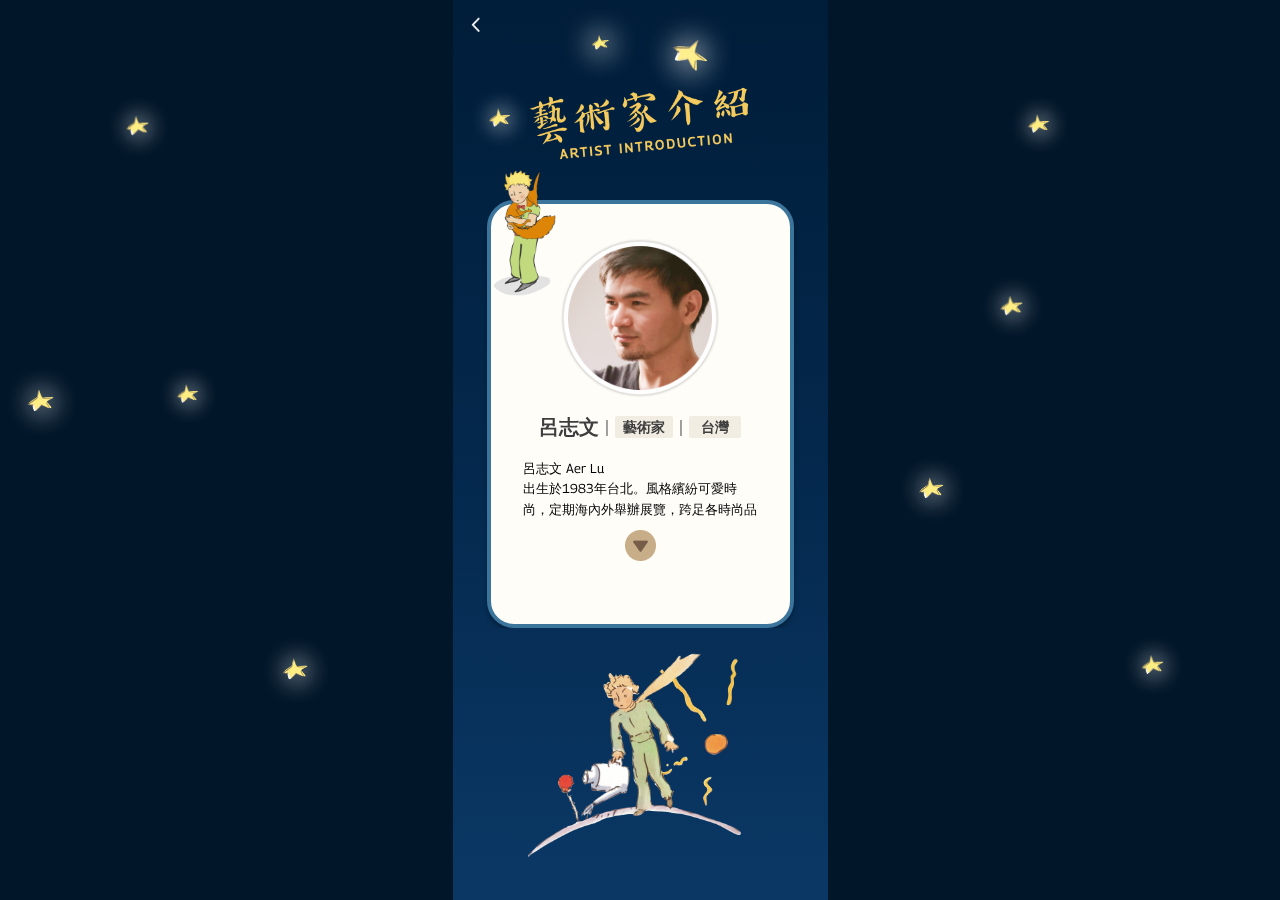
<file: art/index.html>
<!doctype html>
<html data-n-head-ssr lang="en" data-n-head="lang">
  <head data-n-head="">
    <title data-n-head="true">小王子的藝想世界 75 周年特展</title><meta data-n-head="true" charset="utf-8"><meta data-n-head="true" name="viewport" content="width=device-width,initial-scale=1"><meta data-n-head="true" data-hid="og:title" property="og:title" content="小王子的藝想世界 75 周年特展"><meta data-n-head="true" data-hid="og:image" property="og:image" content="og-logo.jpg"><meta data-n-head="true" data-hid="og:type" property="og:type" content="website"><meta data-n-head="true" data-hid="description" name="description" content='尋找 找到你心中的小王子" All grown-ups were children first. (But few of them remember it.) "問題不在於長大，在於你忘了自己曾是個小孩。'><meta data-n-head="true" data-hid="og:description" property="og:description" content='尋找 找到你心中的小王子" All grown-ups were children first. (But few of them remember it.) "問題不在於長大，在於你忘了自己曾是個小孩。'><meta data-n-head="true" data-hid="mobile-web-app-capable" name="mobile-web-app-capable" content="yes"><meta data-n-head="true" data-hid="apple-mobile-web-app-title" name="apple-mobile-web-app-title" content="nuxt-demo"><meta data-n-head="true" data-hid="theme-color" name="theme-color" content="black"><meta data-n-head="true" data-hid="og:site_name" name="og:site_name" property="og:site_name" content="nuxt-demo"><link data-n-head="true" rel="icon" type="image/x-icon" href="favicon.ico"><link data-n-head="true" rel="manifest" href="/_nuxt/manifest.48d9ff18.json"><link data-n-head="true" rel="shortcut icon" href="/_nuxt/icons/icon_64.9g0q8x2cgA6.png"><link data-n-head="true" rel="apple-touch-icon" href="/_nuxt/icons/icon_512.9g0q8x2cgA6.png" sizes="512x512"><script data-n-head="true" src="//www.googletagmanager.com/gtm.js?id=GTM-THVL6GB&l=dataLayer" async></script><noscript data-n-head="true" data-hid="gtm-noscript" pbody="true"><iframe src="//www.googletagmanager.com/ns.html?id=GTM-THVL6GB&l=dataLayer" height="0" width="0" style="display:none;visibility:hidden"></iframe></noscript><link rel="preload" href="/_nuxt/e1c190e0880677387b96.js" as="script"><link rel="preload" href="/_nuxt/0fcd4e23f075bb3edf5d.js" as="script"><link rel="preload" href="/_nuxt/669f06d2b5881f6d17b7.css" as="style"><link rel="preload" href="/_nuxt/541a4b9abb79791aa078.js" as="script"><link rel="preload" href="/_nuxt/28534461c0b4ed169ef3.css" as="style"><link rel="preload" href="/_nuxt/bb15f7f2b6a348ef017a.js" as="script"><link rel="preload" href="/_nuxt/1327de11d82812a91f24.css" as="style"><link rel="preload" href="/_nuxt/9b165d79f1ecc86b94a9.js" as="script"><link rel="stylesheet" href="/_nuxt/669f06d2b5881f6d17b7.css"><link rel="stylesheet" href="/_nuxt/28534461c0b4ed169ef3.css"><link rel="stylesheet" href="/_nuxt/1327de11d82812a91f24.css">
  </head>
  <body data-n-head="">
    <div data-server-rendered="true" id="__nuxt"><!----><div id="__layout"><div><div class="top"></div> <div class="side"></div> <div class="art" data-v-590f4f4d><div class="art-artist-outer" data-v-590f4f4d><img src="/_nuxt/img/dbc9df5.png" alt="star" class="art-star1" data-v-590f4f4d> <img src="/_nuxt/img/dbc9df5.png" alt="star" class="art-star2" data-v-590f4f4d> <img src="/_nuxt/img/dbc9df5.png" alt="star" class="art-star3" data-v-590f4f4d> <img src="/_nuxt/img/dbc9df5.png" alt="star" class="art-star4" data-v-590f4f4d> <img src="/_nuxt/img/dbc9df5.png" alt="star" class="art-star5" data-v-590f4f4d> <img src="/_nuxt/img/dbc9df5.png" alt="star" class="art-star6" data-v-590f4f4d> <img src="/_nuxt/img/dbc9df5.png" alt="star" class="art-star7" data-v-590f4f4d> <img src="/_nuxt/img/dbc9df5.png" alt="star" class="art-star8" data-v-590f4f4d> <div class="box art-artist" data-v-590f4f4d><a href="/" class="nuxt-link-active" data-v-590f4f4d><img src="[data-uri]" alt="artist" class="art-artist-arrow" data-v-590f4f4d></a> <img src="/_nuxt/img/203f7f2.png" alt="back" class="art-artist-title" data-v-590f4f4d> <img src="/_nuxt/img/dbc9df5.png" alt="star" class="art-artist-star" data-v-590f4f4d> <div class="art-artist-rotate" data-v-590f4f4d><div class="swiper-container swiper art-artist-swiper" data-v-590f4f4d><div class="swiper-wrapper"><div class="swiper-slide" data-v-590f4f4d><div class="art-artist-box" data-v-590f4f4d><img src="/_nuxt/img/52142e9.png" alt="prince" class="art-artist-icon" data-v-590f4f4d> <img src="/_nuxt/img/1220a12.png" alt="prince" class="art-artist-pic" data-v-590f4f4d> <div class="art-artist-head" data-v-590f4f4d><div class="art-artist-head-name" data-v-590f4f4d>呂志文</div>
                ｜
                <div class="art-artist-head-job" data-v-590f4f4d>藝術家</div>
                ｜
                <div class="art-artist-head-location" data-v-590f4f4d>台灣</div></div> <div class="art-artist-head-text" data-v-590f4f4d>
            呂志文 Aer Lu<br>
            出生於1983年台北。風格繽紛可愛時尚，定期海內外舉辦展覽，跨足各時尚品牌的合作，喜歡用創作記錄生活。<br>
            創作以平面繪畫、立體雕塑為主體，身兼時尚插畫家品牌設計師等身份，現為秀藝術空間負責人。<br>
            ・創作星球：自負的人
          </div> <div class="art-artist-btn-box" data-v-590f4f4d><img src="[data-uri]" alt="btn" class="art-artist-btn" data-v-590f4f4d></div></div></div><div class="swiper-slide" data-v-590f4f4d><div class="art-artist-box" data-v-590f4f4d><img src="/_nuxt/img/52142e9.png" alt="prince" class="art-artist-icon" data-v-590f4f4d> <img src="/_nuxt/img/5b11b3e.png" alt="prince" class="art-artist-pic" data-v-590f4f4d> <div class="art-artist-head" data-v-590f4f4d><div class="art-artist-head-name" data-v-590f4f4d>張嘉穎</div>
                ｜
                <div class="art-artist-head-job" data-v-590f4f4d>藝術家</div>
                ｜
                <div class="art-artist-head-location" data-v-590f4f4d>台灣</div></div> <div class="art-artist-head-text" data-v-590f4f4d>
          張嘉穎 CHANG Chia-Ying<br>
          出生於台北。作品獨具精緻華麗的視覺風格，穿梭於古典與當代之間。嚴謹的構圖裡，充滿自著名童話故事的元素和東西方神話的符徵，隱微指涉多重意涵。在甜美色調的異世界裡，一切時間和空間線索都斷裂，也讓邏輯缺失的敘事益發耐人尋味。不固定符旨的模式，以神祕學的表徵，誘發觀者自行想像，讓現實中無法顯現的真實感受呼之欲出，進而探討個人和集體的潛意識，乃至宇宙與生命之間能量的緊密關聯。<br>
          ・創作星球：國王
          </div> <div class="art-artist-btn-box" data-v-590f4f4d><img src="[data-uri]" alt="btn" class="art-artist-btn" data-v-590f4f4d></div></div></div><div class="swiper-slide" data-v-590f4f4d><div class="art-artist-box" data-v-590f4f4d><img src="/_nuxt/img/52142e9.png" alt="prince" class="art-artist-icon" data-v-590f4f4d> <img src="/_nuxt/img/e53d150.png" alt="prince" class="art-artist-pic" data-v-590f4f4d> <div class="art-artist-head" data-v-590f4f4d><div class="art-artist-head-name" data-v-590f4f4d>蔡景康</div>
                ｜
                <div class="art-artist-head-job" data-v-590f4f4d>藝術家</div>
                ｜
                <div class="art-artist-head-location" data-v-590f4f4d>台灣</div></div> <div class="art-artist-head-text" data-v-590f4f4d>
            蔡景康 Steven Choi king hong<br>
            來自香港。海洋堂社長宮脇修一曾盛讚其個人風格強烈，用色構圖鮮明細膩，擁有超脫世俗及充滿神秘氣息的孤獨感，近乎冥想的靜謐和詩意都成了作品中極具辦識度的藝術標誌。是法國官方授權重繪《小王子》及創作《小王子》續集的首位華人插畫師，並獲插畫界兩大最高殊榮「英國WIA 國際插畫專業大獎」及「日本JIA插畫大賞最高賞」的首位華人得主，得獎插畫作品於英國薩默塞特宮展覽及進行全國巡迴展，更進駐泰特現代藝術館、羅浮宮、龐畢度藝術中心等。他更是首位與日本殿堂玩具品牌海洋堂合作推出藝術玩具的華人藝術家。<br>
            ・創作星球：酒鬼
          </div> <div class="art-artist-btn-box" data-v-590f4f4d><img src="[data-uri]" alt="btn" class="art-artist-btn" data-v-590f4f4d></div></div></div><div class="swiper-slide" data-v-590f4f4d><div class="art-artist-box" data-v-590f4f4d><img src="/_nuxt/img/52142e9.png" alt="prince" class="art-artist-icon" data-v-590f4f4d> <img src="/_nuxt/img/e13f6b8.png" alt="prince" class="art-artist-pic" data-v-590f4f4d> <div class="art-artist-head" data-v-590f4f4d><div class="art-artist-head-name" data-v-590f4f4d>何佳樺</div>
                ｜
                <div class="art-artist-head-job" data-v-590f4f4d>音樂家</div>
                ｜
                <div class="art-artist-head-location" data-v-590f4f4d>台灣</div></div> <div class="art-artist-head-text" data-v-590f4f4d>
            何佳樺 SARA HO<br>
            出生於台北，自小學習古典音樂，主修中國樂器古箏，副修古典鋼琴，從小接受中樂及西樂的影響，認為音樂應該不受樂器限制，只要能夠完整表達自己就是最好的音樂。喜歡音樂帶給人無盡的想像空間，也喜歡讓音樂成為一種媒介，激發人內心深處的感動，並試著引發一些改變讓生活更好。定期於國家演奏廳、台北市中山堂等音樂廳演奏，曾參與2020翻轉童話情境式藝術特展之展場音樂創作及選曲。現為秀藝術空間音樂教學負責人。<br>
            ・展場音樂：尋找 > 選擇 > 探索 > 回家
          </div> <div class="art-artist-btn-box" data-v-590f4f4d><img src="[data-uri]" alt="btn" class="art-artist-btn" data-v-590f4f4d></div></div></div></div></div></div> <img src="/_nuxt/img/dd932ef.png" alt="prince" class="art-artist-fly" data-v-590f4f4d></div></div></div> <div class="bottom"></div></div></div></div><script>window.__NUXT__={layout:"default",data:[{}],error:null,serverRendered:!0}</script><script src="/_nuxt/e1c190e0880677387b96.js" defer></script><script src="/_nuxt/9b165d79f1ecc86b94a9.js" defer></script><script src="/_nuxt/0fcd4e23f075bb3edf5d.js" defer></script><script src="/_nuxt/541a4b9abb79791aa078.js" defer></script><script src="/_nuxt/bb15f7f2b6a348ef017a.js" defer></script>
  </body>
</html>
</file>
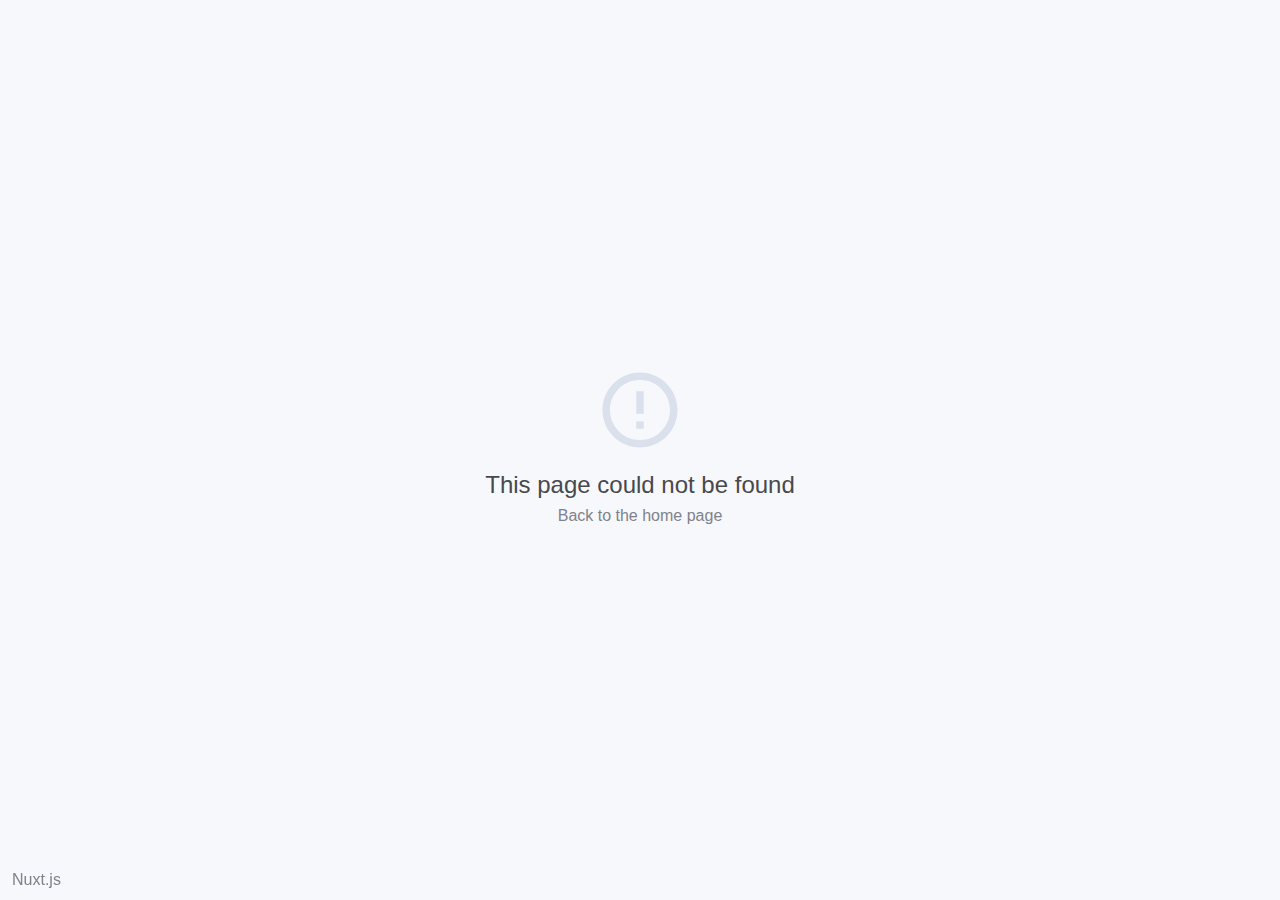
<file: 200.html>
<!doctype html>
<html lang="en" data-n-head="lang">
  <head data-n-head="">
    <title data-n-head="true">小王子的藝想世界 75 周年特展</title><meta data-n-head="true" charset="utf-8"><meta data-n-head="true" name="viewport" content="width=device-width, initial-scale=1"><meta data-n-head="true" data-hid="og:title" property="og:title" content="小王子的藝想世界 75 周年特展"><meta data-n-head="true" data-hid="og:image" property="og:image" content="og-logo.jpg"><meta data-n-head="true" data-hid="og:type" property="og:type" content="website"><meta data-n-head="true" data-hid="description" name="description" content="尋找 找到你心中的小王子&quot; All grown-ups were children first. (But few of them remember it.) &quot;問題不在於長大，在於你忘了自己曾是個小孩。"><meta data-n-head="true" data-hid="og:description" property="og:description" content="尋找 找到你心中的小王子&quot; All grown-ups were children first. (But few of them remember it.) &quot;問題不在於長大，在於你忘了自己曾是個小孩。"><meta data-n-head="true" data-hid="mobile-web-app-capable" name="mobile-web-app-capable" content="yes"><meta data-n-head="true" data-hid="apple-mobile-web-app-title" name="apple-mobile-web-app-title" content="nuxt-demo"><meta data-n-head="true" data-hid="theme-color" name="theme-color" content="black"><meta data-n-head="true" data-hid="og:site_name" name="og:site_name" property="og:site_name" content="nuxt-demo"><link data-n-head="true" rel="icon" type="image/x-icon" href="favicon.ico"><link data-n-head="true" rel="manifest" href="/_nuxt/manifest.48d9ff18.json"><link data-n-head="true" rel="shortcut icon" href="/_nuxt/icons/icon_64.9g0q8x2cgA6.png"><link data-n-head="true" rel="apple-touch-icon" href="/_nuxt/icons/icon_512.9g0q8x2cgA6.png" sizes="512x512"><script data-n-head="true" src="//www.googletagmanager.com/gtm.js?id=GTM-THVL6GB&amp;l=dataLayer" async="true"></script><noscript data-n-head="true" data-hid="gtm-noscript" pbody="true"><iframe src="//www.googletagmanager.com/ns.html?id=GTM-THVL6GB&l=dataLayer" height="0" width="0" style="display:none;visibility:hidden"></iframe></noscript><link rel="preload" href="/_nuxt/e1c190e0880677387b96.js" as="script"><link rel="preload" href="/_nuxt/0fcd4e23f075bb3edf5d.js" as="script"><link rel="preload" href="/_nuxt/669f06d2b5881f6d17b7.css" as="style"><link rel="preload" href="/_nuxt/541a4b9abb79791aa078.js" as="script"><link rel="preload" href="/_nuxt/28534461c0b4ed169ef3.css" as="style"><link rel="preload" href="/_nuxt/bb15f7f2b6a348ef017a.js" as="script">
  <link href="/_nuxt/669f06d2b5881f6d17b7.css" rel="stylesheet"><link href="/_nuxt/28534461c0b4ed169ef3.css" rel="stylesheet"></head>
  <body data-n-head="">
    <div id="__nuxt"><style>#nuxt-loading {  visibility: hidden;  opacity: 0;  position: absolute;  left: 0;  right: 0;  top: 0;  bottom: 0;  display: flex;  justify-content: center;  align-items: center;  flex-direction: column;  animation: nuxtLoadingIn 10s ease;  -webkit-animation: nuxtLoadingIn 10s ease;  animation-fill-mode: forwards;  overflow: hidden;}@keyframes nuxtLoadingIn {  0% {visibility: hidden;opacity: 0;  }  20% {visibility: visible;opacity: 0;  }  100% {visibility: visible;opacity: 1;  }}@-webkit-keyframes nuxtLoadingIn {  0% {visibility: hidden;opacity: 0;  }  20% {visibility: visible;opacity: 0;  }  100% {visibility: visible;opacity: 1;  }}#nuxt-loading>div,#nuxt-loading>div:after {  border-radius: 50%;  width: 5rem;  height: 5rem;}#nuxt-loading>div {  font-size: 10px;  position: relative;  text-indent: -9999em;  border: .5rem solid #F5F5F5;  border-left: .5rem solid black;  -webkit-transform: translateZ(0);  -ms-transform: translateZ(0);  transform: translateZ(0);  -webkit-animation: nuxtLoading 1.1s infinite linear;  animation: nuxtLoading 1.1s infinite linear;}#nuxt-loading.error>div {  border-left: .5rem solid #ff4500;  animation-duration: 5s;}@-webkit-keyframes nuxtLoading {  0% {-webkit-transform: rotate(0deg);transform: rotate(0deg);  }  100% {-webkit-transform: rotate(360deg);transform: rotate(360deg);  }}@keyframes nuxtLoading {  0% {-webkit-transform: rotate(0deg);transform: rotate(0deg);  }  100% {-webkit-transform: rotate(360deg);transform: rotate(360deg);  }}</style><script>window.addEventListener('error', function () {  var e = document.getElementById('nuxt-loading');  if (e) e.className += ' error';});</script><div id="nuxt-loading" aria-live="polite" role="status"><div>Loading...</div></div></div>
  <script type="text/javascript" src="/_nuxt/e1c190e0880677387b96.js"></script><script type="text/javascript" src="/_nuxt/0fcd4e23f075bb3edf5d.js"></script><script type="text/javascript" src="/_nuxt/541a4b9abb79791aa078.js"></script><script type="text/javascript" src="/_nuxt/bb15f7f2b6a348ef017a.js"></script></body>
</html>
</file>
<file: _nuxt/28534461c0b4ed169ef3.css>
.__nuxt-error-page{padding:1rem;background:#f7f8fb;color:#47494e;text-align:center;display:-webkit-box;display:-ms-flexbox;display:flex;-webkit-box-pack:center;-ms-flex-pack:center;justify-content:center;-webkit-box-align:center;-ms-flex-align:center;align-items:center;-webkit-box-orient:vertical;-webkit-box-direction:normal;-ms-flex-direction:column;flex-direction:column;font-family:sans-serif;font-weight:100!important;-ms-text-size-adjust:100%;-webkit-text-size-adjust:100%;-webkit-font-smoothing:antialiased;position:absolute;top:0;left:0;right:0;bottom:0}.__nuxt-error-page .error{max-width:450px}.__nuxt-error-page .title{font-size:1.5rem;margin-top:15px;color:#47494e;margin-bottom:8px}.__nuxt-error-page .description{color:#7f828b;line-height:21px;margin-bottom:10px}.__nuxt-error-page a{color:#7f828b!important;text-decoration:none}.__nuxt-error-page .logo{position:fixed;left:12px;bottom:12px}.nuxt-progress{position:fixed;top:0;left:0;right:0;height:2px;width:0;opacity:1;-webkit-transition:width .1s,opacity .4s;transition:width .1s,opacity .4s;background-color:#000;z-index:999999}.nuxt-progress.nuxt-progress-notransition{-webkit-transition:none;transition:none}.nuxt-progress-failed{background-color:red}@font-face{font-family:Georama;src:url(/_nuxt/fonts/def047a.ttf) format("truetype");font-weight:100;font-style:normal}@font-face{font-family:Georama;src:url(/_nuxt/fonts/e6b2a3e.ttf) format("truetype");font-weight:300;font-style:normal}@font-face{font-family:Georama;src:url(/_nuxt/fonts/b9d5892.ttf) format("truetype");font-weight:400;font-style:normal}@font-face{font-family:Georama;src:url(/_nuxt/fonts/8a47f2d.ttf) format("truetype");font-weight:700;font-style:normal}@font-face{font-family:Georama;src:url(/_nuxt/fonts/f5e7551.ttf) format("truetype");font-weight:900;font-style:normal}a,abbr,acronym,address,applet,article,aside,audio,b,big,blockquote,body,canvas,caption,center,cite,code,dd,del,details,dfn,div,dl,dt,em,embed,fieldset,figcaption,figure,footer,form,h1,h2,h3,h4,h5,h6,header,hgroup,html,i,iframe,img,ins,kbd,label,legend,li,mark,menu,nav,object,ol,output,p,pre,q,ruby,s,samp,section,small,span,strike,strong,sub,summary,sup,table,tbody,td,tfoot,th,thead,time,tr,tt,u,ul,var,video{margin:0;padding:0;border:0;font-size:100%;font:inherit;vertical-align:baseline}article,aside,details,figcaption,figure,footer,header,hgroup,menu,nav,section{display:block}ol,ul{list-style:none}blockquote,q{quotes:none}blockquote:after,blockquote:before,q:after,q:before{content:"";content:none}table{border-collapse:collapse;border-spacing:0}body{line-height:1;margin:0;padding:0;font-family:Georama,Noto Sans TC,Noto Sans SC,sans-serif;background-color:#f0f0f0;max-width:100%!important;overflow-x:hidden!important}a{color:#fff;text-decoration:none}input{padding:0;margin:0;-webkit-appearance:none;-webkit-tap-highlight-color:rgba(0,0,0,0)}input,input:focus{outline:none}input::-webkit-input-placeholder{color:rgba(0,0,0,.6)}input::-moz-placeholder{color:rgba(0,0,0,.6)}input:-ms-input-placeholder{color:rgba(0,0,0,.6)}input::-ms-input-placeholder{color:rgba(0,0,0,.6)}input::placeholder{color:rgba(0,0,0,.6)}textarea:focus{outline:none}textarea::-webkit-input-placeholder{color:rgba(0,0,0,.6)}textarea::-moz-placeholder{color:rgba(0,0,0,.6)}textarea:-ms-input-placeholder{color:rgba(0,0,0,.6)}textarea::-ms-input-placeholder{color:rgba(0,0,0,.6)}textarea::placeholder{color:rgba(0,0,0,.6)}
</file>
<file: _nuxt/bd9cec669d2176ad2bbe.css>
.box{max-width:375px;width:100%;margin:0 auto}@-webkit-keyframes keepRotate-data-v-0996ac4e{0%{-webkit-transform:rotate(0deg);transform:rotate(0deg)}50%{-webkit-transform:rotate(1turn);transform:rotate(1turn)}to{-webkit-transform:rotate(2turn);transform:rotate(2turn)}}@keyframes keepRotate-data-v-0996ac4e{0%{-webkit-transform:rotate(0deg);transform:rotate(0deg)}50%{-webkit-transform:rotate(1turn);transform:rotate(1turn)}to{-webkit-transform:rotate(2turn);transform:rotate(2turn)}}.index-prince-outer[data-v-0996ac4e]{position:relative;background:-webkit-gradient(linear,left top,left bottom,from(#001d39),color-stop(28.34%,#0c3966),color-stop(63.28%,#0f3963));background:linear-gradient(180deg,#001d39,#0c3966 28.34%,#0f3963 63.28%)}.index-prince-bt-outstar[data-v-0996ac4e]{position:absolute;left:0;top:0;width:100%;height:100%;background-image:url(/_nuxt/img/73daf21.png);background-size:cover;background-position-x:center;background-position-y:center;background-repeat:no-repeat}.index-prince-bt-starL1[data-v-0996ac4e]{position:absolute;top:5%;left:12%;width:70px}.index-prince-bt-starL2[data-v-0996ac4e]{position:absolute;top:15%;left:7%;width:70px}.index-prince-bt-starL3[data-v-0996ac4e]{position:absolute;top:24%;left:18%;width:70px}.index-prince-bt-starL4[data-v-0996ac4e]{position:absolute;top:37%;left:7%;width:70px}.index-prince-bt-starL5[data-v-0996ac4e]{position:absolute;top:45%;left:16%;width:54px}.index-prince-bt-starL6[data-v-0996ac4e]{position:absolute;top:68%;left:10%;width:70px}.index-prince-bt-starL7[data-v-0996ac4e]{position:absolute;top:82%;left:18%;width:67px}.index-prince-bt-starR1[data-v-0996ac4e]{position:absolute;top:4%;right:10%;width:130px}.index-prince-bt-starR2[data-v-0996ac4e]{position:absolute;top:17%;right:15%;width:66px}.index-prince-bt-starR3[data-v-0996ac4e]{position:absolute;top:28%;right:22%;width:52px}.index-prince-bt-starR4[data-v-0996ac4e]{position:absolute;top:40%;right:20%;width:60px}.index-prince-bt-starR5[data-v-0996ac4e]{position:absolute;top:55%;right:10%;width:54px}.index-prince-bt-starR6[data-v-0996ac4e]{position:absolute;top:67%;right:24%;width:61px}.index-prince-bt-starR7[data-v-0996ac4e]{position:absolute;top:80%;right:14%;width:61px}.index-prince-bt-starR8[data-v-0996ac4e]{position:absolute;top:90%;right:21%;width:61px}.index-prince[data-v-0996ac4e]{position:relative;background-size:cover;background-position-x:center;background-position-y:center;background-repeat:no-repeat}.index-prince-man-box[data-v-0996ac4e]{display:-webkit-box;display:-ms-flexbox;display:flex;-webkit-box-pack:end;-ms-flex-pack:end;justify-content:flex-end;text-align:right;padding:232px 0 90px}.index-prince-moon[data-v-0996ac4e]{width:150px;height:150px;border-radius:100%;background-image:url(/_nuxt/img/23cc280.png);background-size:cover;background-position-x:center;background-position-y:center;margin:0;background-repeat:no-repeat;-webkit-animation:keepRotate-data-v-0996ac4e 40s linear infinite;animation:keepRotate-data-v-0996ac4e 40s linear infinite}.index-prince-bg[data-v-0996ac4e]{position:absolute;left:0;top:0;width:100%;height:232px;background:linear-gradient(179.79deg,#281717 .18%,rgba(40,23,23,.51) 66.61%,rgba(40,23,23,0) 99.82%);z-index:2}.index-prince-man[data-v-0996ac4e]{position:absolute;left:24px;top:0;width:80%}.index-prince-title[data-v-0996ac4e]{position:absolute;left:20px;top:0;width:230px;cursor:pointer;z-index:3}.index-prince-star1[data-v-0996ac4e]{top:40px}.index-prince-star1[data-v-0996ac4e],.index-prince-star2[data-v-0996ac4e]{position:absolute;right:34px;width:40px;z-index:2}.index-prince-star2[data-v-0996ac4e]{top:180px}.index-prince-star3[data-v-0996ac4e]{position:absolute;right:184px;top:180px;width:40px;z-index:2}.index-prince-exhi[data-v-0996ac4e]{position:absolute;left:20px;top:150px;width:95px;-webkit-transform:translateY(-20px);transform:translateY(-20px);z-index:3}.index-prince-box[data-v-0996ac4e]{position:absolute;left:0;top:270px;display:-webkit-box;display:-ms-flexbox;display:flex}.index-prince-intro1[data-v-0996ac4e]{width:100px;height:97px;margin-left:10px;cursor:pointer}.index-prince-intro2[data-v-0996ac4e]{width:80px;height:84px;margin:72px 0 0;cursor:pointer}.index-prince-intro3[data-v-0996ac4e]{position:absolute;left:0;top:360px;width:90px;cursor:pointer}.index-news[data-v-0996ac4e]{position:relative;margin-top:-1px;padding:20px 0 23px;background-color:#0f3963}.index-news-bg[data-v-0996ac4e]{position:relative;max-width:372px;height:278px;width:100%;margin:0;background-size:contain;background-position-x:center;background-position-y:center;background-repeat:no-repeat}.index-news-head-hat[data-v-0996ac4e]{position:absolute;top:-4px;width:81px}.index-news-head-box[data-v-0996ac4e]{display:-webkit-box;display:-ms-flexbox;display:flex;-webkit-box-pack:center;-ms-flex-pack:center;justify-content:center;-webkit-box-align:center;-ms-flex-align:center;align-items:center;padding-top:56px}.index-news-head-title[data-v-0996ac4e]{width:96px}.index-news-fb[data-v-0996ac4e]{width:25px;margin-left:20px}.index-news-text[data-v-0996ac4e]{padding:12px 56px 0;line-height:1.8;color:#4d4d4d;font-size:12px}.index-book[data-v-0996ac4e]{position:relative;margin-top:-1px;background-color:#0f3963}.index-book-title[data-v-0996ac4e]{width:calc(100% - 20px);margin:0 10px}.index-book-desc[data-v-0996ac4e]{margin:0 35px 21px;line-height:1.5;font-size:13px;color:#fff}.index-book-rotate[data-v-0996ac4e]{position:relative;width:calc(100% - 40px);margin:0;height:460px;background-size:cover;background-position-x:center;background-position-y:center;background-repeat:no-repeat;cursor:pointer}.index-book-mark[data-v-0996ac4e]{position:absolute;right:-20px;width:22px;cursor:pointer}.index-book-mark1[data-v-0996ac4e]{top:10px}.index-book-mark2[data-v-0996ac4e]{top:80px}.index-book-mark3[data-v-0996ac4e]{top:150px}.index-book-mark4[data-v-0996ac4e]{top:220px}.index-book-mark5[data-v-0996ac4e]{top:290px}.index-book-mark6[data-v-0996ac4e]{top:360px}.index-book-slide-box[data-v-0996ac4e]{width:70%;text-align:center;margin:auto;color:#4d4d4d}.index-book-img[data-v-0996ac4e]{height:108px;margin-top:18px}.index-book-head[data-v-0996ac4e]{margin-top:12px;font-size:17px;text-align:center}.index-book-text[data-v-0996ac4e]{margin-top:16px;font-size:13px;line-height:1.5;text-align:justify}.index-book-btn[data-v-0996ac4e]{margin-top:2px;width:26px}.index-art[data-v-0996ac4e]{position:relative;padding-top:30px;margin-top:-1px;background-color:#0f3963}.index-art-head-box[data-v-0996ac4e]{margin:0 10px;display:-webkit-box;display:-ms-flexbox;display:flex;-webkit-box-align:center;-ms-flex-align:center;align-items:center}.index-art-head[data-v-0996ac4e]{width:calc(72% - 20px)}.index-art-intro[data-v-0996ac4e]{width:28%}.index-art-pre[data-v-0996ac4e]{margin:17px 0;font-weight:700;text-align:center}.index-art-pre[data-v-0996ac4e],.index-art-text[data-v-0996ac4e]{letter-spacing:.8px;font-size:14px;color:#fff}.index-art-text[data-v-0996ac4e]{margin:17px 28px;line-height:1.4}.index-art-slide[data-v-0996ac4e]{width:200px;text-align:center;margin:auto}.index-art-artist[data-v-0996ac4e]{width:200px}.index-art-name[data-v-0996ac4e]{display:-webkit-box;display:-ms-flexbox;display:flex;-webkit-box-pack:center;-ms-flex-pack:center;justify-content:center;-webkit-box-align:center;-ms-flex-align:center;align-items:center;margin-top:8px;font-size:17px;color:#fff}.index-art-title[data-v-0996ac4e]{font-size:14px;color:#f5eedc}.index-art-line[data-v-0996ac4e]{margin-top:15px;border-bottom:1px dashed #778fb4}.index-art-img-box[data-v-0996ac4e]{position:relative;-webkit-transform:translateY(15px)!important;transform:translateY(15px)!important}.index-art-img[data-v-0996ac4e]{width:100%;margin-top:-10px}.index-exhi-outer[data-v-0996ac4e]{position:relative;background-color:#f5eddc}.index-exhi-skin-starL1[data-v-0996ac4e]{position:absolute;left:10%;top:10%;width:72px}.index-exhi-skin-starL2[data-v-0996ac4e]{position:absolute;left:20%;top:35%;width:52px}.index-exhi-skin-starL3[data-v-0996ac4e]{position:absolute;left:6%;top:55%;width:62px;z-index:2}.index-exhi-skin-starL4[data-v-0996ac4e]{position:absolute;left:12%;top:75%;width:68px;z-index:2}.index-exhi-skin-starR1[data-v-0996ac4e]{position:absolute;right:10%;top:12%;width:55px}.index-exhi-skin-starR2[data-v-0996ac4e]{position:absolute;right:20%;top:33%;width:66px}.index-exhi-skin-starR3[data-v-0996ac4e]{position:absolute;right:12%;top:49%;width:62px;z-index:2}.index-exhi-skin-starR4[data-v-0996ac4e]{position:absolute;right:22%;top:80%;width:60px;z-index:2}.index-exhi[data-v-0996ac4e]{position:relative;background-color:#f5eddc}.index-exhi-text[data-v-0996ac4e]{margin:0 27px;padding:20px 0 14px;line-height:1.5;letter-spacing:.8px;font-size:13px;color:#4d4d4d}.index-chapter[data-v-0996ac4e]{position:relative;background-color:#f5eddc;padding-bottom:66px}.index-chapter-head-box[data-v-0996ac4e]{width:calc(100% - 11px);margin:18px 11px 13px 0;-webkit-box-align:center;-ms-flex-align:center;align-items:center;-webkit-box-pack:justify;-ms-flex-pack:justify;justify-content:space-between}.index-chapter-head-box[data-v-0996ac4e],.index-chapter-head-left[data-v-0996ac4e]{display:-webkit-box;display:-ms-flexbox;display:flex}.index-chapter-chapter[data-v-0996ac4e]{width:90px;height:37px;margin-right:11px}.index-chapter-title[data-v-0996ac4e]{margin-top:4px;font-size:15px;color:#4d4d4d}.index-chapter-tag[data-v-0996ac4e]{margin-top:5px;font-size:11px;color:#317abe}.index-chapter-arrow[data-v-0996ac4e]{width:24px;-webkit-transition:.3s;transition:.3s;-webkit-transform:rotate(180deg);transform:rotate(180deg);cursor:pointer}.index-chapter-arrow-reverse[data-v-0996ac4e]{-webkit-transform:rotate(0deg);transform:rotate(0deg)}.index-chapter-box[data-v-0996ac4e]{width:calc(100% - 62px);margin:auto;padding:12px 20px;background:#fff;border-radius:11px;text-align:center}.index-chapter-img[data-v-0996ac4e]{width:200px}.index-chapter-text[data-v-0996ac4e]{margin-top:8px;line-height:1.3;letter-spacing:.8px;font-size:12px;text-align:left;color:#4a3620}.index-chapter-line[data-v-0996ac4e]{width:calc(100% - 22px);margin:11px auto 0;border-bottom:1px dashed #778fb4}.index-chapter-gallery[data-v-0996ac4e]{max-height:245px;padding:14px 0 8px;background-color:#000}.index-chapter-gallery-img[data-v-0996ac4e]{width:calc(100% - 18px);margin:0 9px}.index-chapter-gallery-page[data-v-0996ac4e]{display:-webkit-box;display:-ms-flexbox;display:flex;-webkit-box-pack:center;-ms-flex-pack:center;justify-content:center;margin-top:15px}.index-chapter-gallery-page-dot[data-v-0996ac4e]{width:5px;height:5px;margin:0 1.5px;border-radius:100%;background-color:#9a9a9a;cursor:pointer}.index-chapter-gallery-page-select[data-v-0996ac4e],.index-ticket-outer[data-v-0996ac4e]{background-color:#fff}.index-ticket-outer[data-v-0996ac4e]{position:relative}.index-ticket-white-flowerL1[data-v-0996ac4e]{position:absolute;left:10%;top:10%;width:72px}.index-ticket-white-flowerL2[data-v-0996ac4e]{position:absolute;left:15%;top:35%;width:52px}.index-ticket-white-flowerL3[data-v-0996ac4e]{position:absolute;left:6%;top:55%;width:62px;z-index:2}.index-ticket-white-flowerL4[data-v-0996ac4e]{position:absolute;left:12%;top:75%;width:68px;z-index:2}.index-ticket-white-flowerR1[data-v-0996ac4e]{position:absolute;right:10%;top:12%;width:55px}.index-ticket-white-flowerR2[data-v-0996ac4e]{position:absolute;right:16%;top:33%;width:66px}.index-ticket-white-flowerR3[data-v-0996ac4e]{position:absolute;right:6%;top:49%;width:62px;z-index:2}.index-ticket-white-flowerR4[data-v-0996ac4e]{position:absolute;right:18%;top:80%;width:60px;z-index:2}.index-ticket[data-v-0996ac4e]{position:relative;padding-top:25px;background-color:#fff}.index-ticket-title[data-v-0996ac4e]{width:200px}.index-ticket-airplane[data-v-0996ac4e]{position:absolute;top:-68px;right:0;width:160px}.index-ticket-sub[data-v-0996ac4e]{position:relative;margin:10px 34px 0;padding-bottom:0;font-size:13px;line-height:1.5;letter-spacing:.8px;color:#4d4d4d;z-index:2}.index-ticket-btn-box[data-v-0996ac4e]{margin-top:16px;text-align:center}.index-ticket-btn[data-v-0996ac4e]{position:relative;width:26px;z-index:2;cursor:pointer}.index-ticket-btn[data-v-0996ac4e]:hover{opacity:.8}.index-ticket-btn-rotate[data-v-0996ac4e]{-webkit-transform:rotate(180deg);transform:rotate(180deg)}.index-ticket-land[data-v-0996ac4e]{-webkit-transform:translateY(-120px);transform:translateY(-120px);margin-bottom:-120px;width:100%}.index-ticket-box[data-v-0996ac4e]{width:calc(100% - 24px);margin:0 12px}.index-ticket-head-box[data-v-0996ac4e]{-webkit-box-pack:justify;-ms-flex-pack:justify;justify-content:space-between;-webkit-box-align:end;-ms-flex-align:end;align-items:flex-end;margin:40px 0 0}.index-ticket-fox-box[data-v-0996ac4e],.index-ticket-head-box[data-v-0996ac4e]{display:-webkit-box;display:-ms-flexbox;display:flex}.index-ticket-fox-box[data-v-0996ac4e]{-webkit-box-align:baseline;-ms-flex-align:baseline;align-items:baseline}.index-ticket-head-fox[data-v-0996ac4e]{width:50px}.index-ticket-head[data-v-0996ac4e]{font-size:20px;color:#674f4f}.index-ticket-buy[data-v-0996ac4e]{padding:7px 10px;letter-spacing:1.2px;text-align:center;background-color:#685f5f;color:#fff}.index-ticket-buy[data-v-0996ac4e]:hover{opacity:.8}.index-ticket-subtitle[data-v-0996ac4e]{margin:10px 0;line-height:1.4;font-size:12px;color:#674f4f}.index-ticket-line[data-v-0996ac4e]{margin:14px 0;border-bottom:1px dashed #778fb4}.index-ticket-row[data-v-0996ac4e]{display:-webkit-box;display:-ms-flexbox;display:flex;color:#674f4f}.index-ticket-type[data-v-0996ac4e]{width:96px;height:100%;padding:7px 0;line-height:1.3;background-size:cover;background-position-x:center;background-position-y:center;background-repeat:no-repeat;margin-right:15px;font-size:17px;text-align:center}.index-ticket-desc[data-v-0996ac4e]{width:calc(100% - 100px)}.index-ticket-desc-name[data-v-0996ac4e]{font-size:14px;margin-bottom:5px;line-height:1.2}.index-ticket-desc-name-big[data-v-0996ac4e]{font-size:19px}.index-ticket-desc-text[data-v-0996ac4e]{font-size:12px;line-height:1.5}.index-ticket-hint[data-v-0996ac4e]{margin:38px 0 30px;line-height:1.4;text-align:center;color:#674f4f;font-size:15px}.index-ticket-place-left[data-v-0996ac4e],.index-ticket-place-right[data-v-0996ac4e]{display:-webkit-box;display:-ms-flexbox;display:flex;-webkit-box-pack:center;-ms-flex-pack:center;justify-content:center}.index-ticket-place-right[data-v-0996ac4e]{margin:15px 0 0}.index-ticket-place[data-v-0996ac4e]{max-width:100px;width:100%;margin:0 5px;cursor:pointer}.index-store-outer[data-v-0996ac4e]{position:relative;background:-webkit-gradient(linear,left top,left bottom,from(#6385b2),color-stop(15.1%,#335a85),color-stop(37.5%,#0f3963));background:linear-gradient(180deg,#6385b2,#335a85 15.1%,#0f3963 37.5%)}.index-store-bb-outstar[data-v-0996ac4e]{position:absolute;left:0;top:0;width:100%;height:100%;background-image:url(/_nuxt/img/73daf21.png);background-size:cover;background-position-x:center;background-position-y:center;background-repeat:no-repeat}.index-store-bb-starL1[data-v-0996ac4e]{position:absolute;left:10%;top:10%;width:72px}.index-store-bb-starL2[data-v-0996ac4e]{position:absolute;left:20%;top:35%;width:52px}.index-store-bb-starL3[data-v-0996ac4e]{position:absolute;left:6%;top:55%;width:62px;z-index:2}.index-store-bb-starL4[data-v-0996ac4e]{position:absolute;left:12%;top:75%;width:68px;z-index:2}.index-store-bb-starR1[data-v-0996ac4e]{position:absolute;right:10%;top:12%;width:55px}.index-store-bb-starR2[data-v-0996ac4e]{position:absolute;right:20%;top:33%;width:66px}.index-store-bb-starR3[data-v-0996ac4e]{position:absolute;right:12%;top:49%;width:62px;z-index:2}.index-store-bb-starR4[data-v-0996ac4e]{position:absolute;right:22%;top:80%;width:60px;z-index:2}.index-store[data-v-0996ac4e]{position:relative;text-align:center;background-color:#fff}.index-store-tree[data-v-0996ac4e]{position:absolute;top:-210px;left:0;width:100%}.index-store-title[data-v-0996ac4e]{width:80%;padding-top:365px}.index-store-tab-box[data-v-0996ac4e]{display:-webkit-box;display:-ms-flexbox;display:flex;-webkit-box-pack:center;-ms-flex-pack:center;justify-content:center;margin-top:20px}.index-store-tab[data-v-0996ac4e]{margin:0 10px;font-size:15px;color:#a8b9d1}.index-store-go-box[data-v-0996ac4e]{padding:30px 0 0;margin-bottom:-10px}.index-store-go[data-v-0996ac4e]{width:110px;margin:auto;padding:8px 0;font-size:15px;font-weight:700;text-align:center;background:#317abe;border:2px solid #6dad8f;border-radius:5px;color:#fff;cursor:pointer}.index-store-land[data-v-0996ac4e]{position:relative;bottom:-44px;width:100%}.index-sponsor[data-v-0996ac4e]{background-color:#fff}.index-sponsor-title[data-v-0996ac4e]{padding:80px 0 30px;font-size:16px;color:#4a3620;text-align:center}.index-sponsor-rotate[data-v-0996ac4e]{width:300px;margin:auto;padding:0 0 40px}.index-sponsor-img[data-v-0996ac4e]{width:80px}.index-footer[data-v-0996ac4e]{padding:25px 31px 10px;background-color:#e8e1d1}.index-footer-text[data-v-0996ac4e]{margin:0 0 8px;font-size:12px;text-align:left;color:#4d4d4d;line-height:1.5}.index-footer-text-indent1[data-v-0996ac4e]{margin-left:60.5px;text-indent:-60.5px}.index-footer-text-indent2[data-v-0996ac4e]{margin-left:62px;text-indent:-62px}.index-footer-social-box[data-v-0996ac4e]{display:-webkit-box;display:-ms-flexbox;display:flex;margin-top:12px}.index-footer-social[data-v-0996ac4e]{height:21px;margin:0 7px}.index-footer-copyright[data-v-0996ac4e]{margin-top:10px;font-size:12px;color:#9b9b9b}.index-footer-copyright-img[data-v-0996ac4e]{width:calc(100% - 40px)}.index-side[data-v-0996ac4e]{position:fixed;bottom:5vh;right:0;cursor:pointer;z-index:2}.index-side[data-v-0996ac4e]:hover{opacity:.8}.index-side-box[data-v-0996ac4e]{width:110px;height:100px;background-size:cover;background-position-x:center;background-position-y:center;background-repeat:no-repeat;background-image:url(/_nuxt/img/329eedc.png)}.index-side-text[data-v-0996ac4e]{padding:62px 3px 0 0;line-height:1.3;color:#564242;font-size:16px;text-align:center}@media (max-width:830px){.index-exhi-skin-starL1[data-v-0996ac4e],.index-exhi-skin-starL2[data-v-0996ac4e],.index-exhi-skin-starL3[data-v-0996ac4e],.index-exhi-skin-starL4[data-v-0996ac4e],.index-exhi-skin-starR1[data-v-0996ac4e],.index-exhi-skin-starR2[data-v-0996ac4e],.index-exhi-skin-starR3[data-v-0996ac4e],.index-exhi-skin-starR4[data-v-0996ac4e],.index-prince-bt-starL1[data-v-0996ac4e],.index-prince-bt-starL2[data-v-0996ac4e],.index-prince-bt-starL3[data-v-0996ac4e],.index-prince-bt-starL4[data-v-0996ac4e],.index-prince-bt-starL5[data-v-0996ac4e],.index-prince-bt-starL6[data-v-0996ac4e],.index-prince-bt-starL7[data-v-0996ac4e],.index-prince-bt-starR1[data-v-0996ac4e],.index-prince-bt-starR2[data-v-0996ac4e],.index-prince-bt-starR3[data-v-0996ac4e],.index-prince-bt-starR4[data-v-0996ac4e],.index-prince-bt-starR5[data-v-0996ac4e],.index-prince-bt-starR6[data-v-0996ac4e],.index-prince-bt-starR7[data-v-0996ac4e],.index-prince-bt-starR8[data-v-0996ac4e],.index-store-bb-starL1[data-v-0996ac4e],.index-store-bb-starL2[data-v-0996ac4e],.index-store-bb-starL3[data-v-0996ac4e],.index-store-bb-starL4[data-v-0996ac4e],.index-store-bb-starR1[data-v-0996ac4e],.index-store-bb-starR2[data-v-0996ac4e],.index-store-bb-starR3[data-v-0996ac4e],.index-store-bb-starR4[data-v-0996ac4e],.index-ticket-white-flowerL1[data-v-0996ac4e],.index-ticket-white-flowerL2[data-v-0996ac4e],.index-ticket-white-flowerL3[data-v-0996ac4e],.index-ticket-white-flowerL4[data-v-0996ac4e],.index-ticket-white-flowerR1[data-v-0996ac4e],.index-ticket-white-flowerR2[data-v-0996ac4e],.index-ticket-white-flowerR3[data-v-0996ac4e],.index-ticket-white-flowerR4[data-v-0996ac4e]{display:none}}@media (max-width:500px){.index-store-bb-star1[data-v-0996ac4e],.index-store-bb-star2[data-v-0996ac4e],.index-store-bb-star3[data-v-0996ac4e],.index-store-bb-star4[data-v-0996ac4e],.index-store-bb-tree1[data-v-0996ac4e],.index-store-bb-tree2[data-v-0996ac4e]{display:none}}@media (max-width:440px){.index-prince-moon[data-v-0996ac4e]{margin-right:16px}}@media (max-width:412px){.index-prince-moon[data-v-0996ac4e]{width:130px;height:130px;margin-right:22px}}@media (max-width:389px){.index-prince-moon[data-v-0996ac4e]{margin-right:27px}}@media (max-width:350px){.index-news[data-v-0996ac4e]{padding:20px 0 0}.index-news-text[data-v-0996ac4e]{padding:12px 40px 0;line-height:1.6}.index-ticket-head-box[data-v-0996ac4e]{margin:10px 0 0}.index-book-img[data-v-0996ac4e]{height:106px}.index-book-slide-box[data-v-0996ac4e]{width:85%}}
</file>
<file: _nuxt/1327de11d82812a91f24.css>
.box{max-width:375px;width:100%;margin:0 auto}.art-artist-outer[data-v-590f4f4d]{position:relative;background:#021629;min-height:100vh}.art-star1[data-v-590f4f4d]{position:absolute;left:8%;top:10%;width:74px}.art-star2[data-v-590f4f4d]{position:absolute;left:0;top:40%;width:85px}.art-star3[data-v-590f4f4d]{position:absolute;left:20%;top:70%;width:82px}.art-star4[data-v-590f4f4d]{position:absolute;right:16%;top:10%;width:70px}.art-star5[data-v-590f4f4d]{position:absolute;right:18%;top:30%;width:74px}.art-star6[data-v-590f4f4d]{position:absolute;right:24%;top:50%;width:80px}.art-star7[data-v-590f4f4d]{position:absolute;left:12%;top:40%;width:70px}.art-star8[data-v-590f4f4d]{position:absolute;right:7%;top:70%;width:72px}.art-artist[data-v-590f4f4d]{position:relative;min-height:calc(100vh - 8px);padding-bottom:8px;text-align:center;background:linear-gradient(179.98deg,#001d39 .01%,#04284c 50.19%,#0a3764 96.35%)}.art-artist-arrow[data-v-590f4f4d]{position:absolute;left:15px;top:15px;height:20px;cursor:pointer}.art-artist-title[data-v-590f4f4d]{width:240px}.art-artist-star[data-v-590f4f4d]{position:absolute;top:84px;left:13px;width:70px}.art-artist-rotate[data-v-590f4f4d]{margin-top:-10px}.art-artist-box[data-v-590f4f4d]{position:relative;width:calc(100% - 140px);margin:30px auto 0;padding:34px 32px 60px;border:4px solid #3c759b;-webkit-box-shadow:0 4px 4px rgba(0,0,0,.25);box-shadow:0 4px 4px rgba(0,0,0,.25);border-radius:27px;background-color:#fffdf8;text-align:center}.art-artist-icon[data-v-590f4f4d]{position:absolute;left:0;top:-40px;width:65px}.art-artist-pic[data-v-590f4f4d]{width:160px}.art-artist-head[data-v-590f4f4d]{display:-webkit-box;display:-ms-flexbox;display:flex;-webkit-box-pack:center;-ms-flex-pack:center;justify-content:center;-webkit-box-align:center;-ms-flex-align:center;align-items:center;margin-top:15px;color:#3e3e3e}.art-artist-head-name[data-v-590f4f4d]{font-size:20px;font-weight:800}.art-artist-head-job[data-v-590f4f4d]{padding:4px 8px}.art-artist-head-job[data-v-590f4f4d],.art-artist-head-location[data-v-590f4f4d]{font-weight:600;background:#f2ede3;border-radius:2px;font-size:14px}.art-artist-head-location[data-v-590f4f4d]{padding:4px 12px}.art-artist-head-text[data-v-590f4f4d]{height:62px;margin-top:20px;line-height:1.6;font-size:13px;text-align:left;overflow:auto}.art-artist-btn-box[data-v-590f4f4d]{margin-top:10px}.art-artist-btn[data-v-590f4f4d]{cursor:pointer}.art-artist-btn[data-v-590f4f4d]:hover{opacity:.8}.art-artist[data-v-590f4f4d] ::-webkit-scrollbar{display:none}.art-artist-fly[data-v-590f4f4d]{width:240px;margin-top:17px}@media (max-width:1023px){.art-star1[data-v-590f4f4d],.art-star2[data-v-590f4f4d],.art-star3[data-v-590f4f4d],.art-star4[data-v-590f4f4d],.art-star5[data-v-590f4f4d],.art-star6[data-v-590f4f4d],.art-star7[data-v-590f4f4d],.art-star8[data-v-590f4f4d]{display:none}}
</file>
<file: _nuxt/669f06d2b5881f6d17b7.css>
@font-face{font-family:swiper-icons;src:url("data:application/font-woff;charset=utf-8;base64, [base64]//wADZ2x5ZgAAAywAAADMAAAD2MHtryVoZWFkAAABbAAAADAAAAA2E2+eoWhoZWEAAAGcAAAAHwAAACQC9gDzaG10eAAAAigAAAAZAAAArgJkABFsb2NhAAAC0AAAAFoAAABaFQAUGG1heHAAAAG8AAAAHwAAACAAcABAbmFtZQAAA/gAAAE5AAACXvFdBwlwb3N0AAAFNAAAAGIAAACE5s74hXjaY2BkYGAAYpf5Hu/j+W2+MnAzMYDAzaX6QjD6/4//Bxj5GA8AuRwMYGkAPywL13jaY2BkYGA88P8Agx4j+/8fQDYfA1AEBWgDAIB2BOoAeNpjYGRgYNBh4GdgYgABEMnIABJzYNADCQAACWgAsQB42mNgYfzCOIGBlYGB0YcxjYGBwR1Kf2WQZGhhYGBiYGVmgAFGBiQQkOaawtDAoMBQxXjg/wEGPcYDDA4wNUA2CCgwsAAAO4EL6gAAeNpj2M0gyAACqxgGNWBkZ2D4/wMA+xkDdgAAAHjaY2BgYGaAYBkGRgYQiAHyGMF8FgYHIM3DwMHABGQrMOgyWDLEM1T9/w8UBfEMgLzE////P/5//f/V/xv+r4eaAAeMbAxwIUYmIMHEgKYAYjUcsDAwsLKxc3BycfPw8jEQA/[base64]/uznmfPFBNODM2K7MTQ45YEAZqGP81AmGGcF3iPqOop0r1SPTaTbVkfUe4HXj97wYE+yNwWYxwWu4v1ugWHgo3S1XdZEVqWM7ET0cfnLGxWfkgR42o2PvWrDMBSFj/IHLaF0zKjRgdiVMwScNRAoWUoH78Y2icB/yIY09An6AH2Bdu/UB+yxopYshQiEvnvu0dURgDt8QeC8PDw7Fpji3fEA4z/PEJ6YOB5hKh4dj3EvXhxPqH/SKUY3rJ7srZ4FZnh1PMAtPhwP6fl2PMJMPDgeQ4rY8YT6Gzao0eAEA409DuggmTnFnOcSCiEiLMgxCiTI6Cq5DZUd3Qmp10vO0LaLTd2cjN4fOumlc7lUYbSQcZFkutRG7g6JKZKy0RmdLY680CDnEJ+UMkpFFe1RN7nxdVpXrC4aTtnaurOnYercZg2YVmLN/d/gczfEimrE/fs/bOuq29Zmn8tloORaXgZgGa78yO9/cnXm2BpaGvq25Dv9S4E9+5SIc9PqupJKhYFSSl47+Qcr1mYNAAAAeNptw0cKwkAAAMDZJA8Q7OUJvkLsPfZ6zFVERPy8qHh2YER+3i/BP83vIBLLySsoKimrqKqpa2hp6+jq6RsYGhmbmJqZSy0sraxtbO3sHRydnEMU4uR6yx7JJXveP7WrDycAAAAAAAH//wACeNpjYGRgYOABYhkgZgJCZgZNBkYGLQZtIJsFLMYAAAw3ALgAeNolizEKgDAQBCchRbC2sFER0YD6qVQiBCv/H9ezGI6Z5XBAw8CBK/m5iQQVauVbXLnOrMZv2oLdKFa8Pjuru2hJzGabmOSLzNMzvutpB3N42mNgZGBg4GKQYzBhYMxJLMlj4GBgAYow/P/PAJJhLM6sSoWKfWCAAwDAjgbRAAB42mNgYGBkAIIbCZo5IPrmUn0hGA0AO8EFTQAA") format("woff");font-weight:400;font-style:normal}:root{--swiper-theme-color:#007aff}.swiper-container{margin-left:auto;margin-right:auto;position:relative;overflow:hidden;list-style:none;padding:0;z-index:1}.swiper-container-vertical>.swiper-wrapper{-webkit-box-orient:vertical;-webkit-box-direction:normal;-ms-flex-direction:column;flex-direction:column}.swiper-wrapper{position:relative;width:100%;height:100%;z-index:1;display:-webkit-box;display:-ms-flexbox;display:flex;-webkit-transition-property:-webkit-transform;transition-property:-webkit-transform;transition-property:transform;transition-property:transform,-webkit-transform;-webkit-box-sizing:content-box;box-sizing:content-box}.swiper-container-android .swiper-slide,.swiper-wrapper{-webkit-transform:translateZ(0);transform:translateZ(0)}.swiper-container-multirow>.swiper-wrapper{-ms-flex-wrap:wrap;flex-wrap:wrap}.swiper-container-multirow-column>.swiper-wrapper{-ms-flex-wrap:wrap;flex-wrap:wrap;-webkit-box-orient:vertical;-webkit-box-direction:normal;-ms-flex-direction:column;flex-direction:column}.swiper-container-free-mode>.swiper-wrapper{-webkit-transition-timing-function:ease-out;transition-timing-function:ease-out;margin:0 auto}.swiper-container-pointer-events{-ms-touch-action:pan-y;touch-action:pan-y}.swiper-container-pointer-events.swiper-container-vertical{-ms-touch-action:pan-x;touch-action:pan-x}.swiper-slide{-ms-flex-negative:0;flex-shrink:0;width:100%;height:100%;position:relative;-webkit-transition-property:-webkit-transform;transition-property:-webkit-transform;transition-property:transform;transition-property:transform,-webkit-transform}.swiper-slide-invisible-blank{visibility:hidden}.swiper-container-autoheight,.swiper-container-autoheight .swiper-slide{height:auto}.swiper-container-autoheight .swiper-wrapper{-webkit-box-align:start;-ms-flex-align:start;align-items:flex-start;-webkit-transition-property:height,-webkit-transform;transition-property:height,-webkit-transform;transition-property:transform,height;transition-property:transform,height,-webkit-transform}.swiper-container-3d{-webkit-perspective:1200px;perspective:1200px}.swiper-container-3d .swiper-cube-shadow,.swiper-container-3d .swiper-slide,.swiper-container-3d .swiper-slide-shadow-bottom,.swiper-container-3d .swiper-slide-shadow-left,.swiper-container-3d .swiper-slide-shadow-right,.swiper-container-3d .swiper-slide-shadow-top,.swiper-container-3d .swiper-wrapper{-webkit-transform-style:preserve-3d;transform-style:preserve-3d}.swiper-container-3d .swiper-slide-shadow-bottom,.swiper-container-3d .swiper-slide-shadow-left,.swiper-container-3d .swiper-slide-shadow-right,.swiper-container-3d .swiper-slide-shadow-top{position:absolute;left:0;top:0;width:100%;height:100%;pointer-events:none;z-index:10}.swiper-container-3d .swiper-slide-shadow-left{background-image:-webkit-gradient(linear,right top,left top,from(rgba(0,0,0,.5)),to(transparent));background-image:linear-gradient(270deg,rgba(0,0,0,.5),transparent)}.swiper-container-3d .swiper-slide-shadow-right{background-image:-webkit-gradient(linear,left top,right top,from(rgba(0,0,0,.5)),to(transparent));background-image:linear-gradient(90deg,rgba(0,0,0,.5),transparent)}.swiper-container-3d .swiper-slide-shadow-top{background-image:-webkit-gradient(linear,left bottom,left top,from(rgba(0,0,0,.5)),to(transparent));background-image:linear-gradient(0deg,rgba(0,0,0,.5),transparent)}.swiper-container-3d .swiper-slide-shadow-bottom{background-image:-webkit-gradient(linear,left top,left bottom,from(rgba(0,0,0,.5)),to(transparent));background-image:linear-gradient(180deg,rgba(0,0,0,.5),transparent)}.swiper-container-css-mode>.swiper-wrapper{overflow:auto;scrollbar-width:none;-ms-overflow-style:none}.swiper-container-css-mode>.swiper-wrapper::-webkit-scrollbar{display:none}.swiper-container-css-mode>.swiper-wrapper>.swiper-slide{scroll-snap-align:start start}.swiper-container-horizontal.swiper-container-css-mode>.swiper-wrapper{-ms-scroll-snap-type:x mandatory;scroll-snap-type:x mandatory}.swiper-container-vertical.swiper-container-css-mode>.swiper-wrapper{-ms-scroll-snap-type:y mandatory;scroll-snap-type:y mandatory}:root{--swiper-navigation-size:44px}.swiper-button-next,.swiper-button-prev{position:absolute;top:50%;width:27px;width:calc(var(--swiper-navigation-size)/44*27);height:44px;height:var(--swiper-navigation-size);margin-top:-22px;margin-top:calc(var(--swiper-navigation-size)*-1/2);z-index:10;cursor:pointer;display:-webkit-box;display:-ms-flexbox;display:flex;-webkit-box-align:center;-ms-flex-align:center;align-items:center;-webkit-box-pack:center;-ms-flex-pack:center;justify-content:center;color:var(--swiper-theme-color);color:var(--swiper-navigation-color,var(--swiper-theme-color))}.swiper-button-next.swiper-button-disabled,.swiper-button-prev.swiper-button-disabled{opacity:.35;cursor:auto;pointer-events:none}.swiper-button-next:after,.swiper-button-prev:after{font-family:swiper-icons;font-size:44px;font-size:var(--swiper-navigation-size);text-transform:none!important;letter-spacing:0;text-transform:none;-webkit-font-feature-settings:normal,;font-feature-settings:normal,;font-variant:normal;line-height:1}.swiper-button-prev,.swiper-container-rtl .swiper-button-next{left:10px;right:auto}.swiper-button-prev:after,.swiper-container-rtl .swiper-button-next:after{content:"prev"}.swiper-button-next,.swiper-container-rtl .swiper-button-prev{right:10px;left:auto}.swiper-button-next:after,.swiper-container-rtl .swiper-button-prev:after{content:"next"}.swiper-button-next.swiper-button-white,.swiper-button-prev.swiper-button-white{--swiper-navigation-color:#fff}.swiper-button-next.swiper-button-black,.swiper-button-prev.swiper-button-black{--swiper-navigation-color:#000}.swiper-button-lock{display:none}.swiper-pagination{position:absolute;text-align:center;-webkit-transition:opacity .3s;transition:opacity .3s;-webkit-transform:translateZ(0);transform:translateZ(0);z-index:10}.swiper-pagination.swiper-pagination-hidden{opacity:0}.swiper-container-horizontal>.swiper-pagination-bullets,.swiper-pagination-custom,.swiper-pagination-fraction{bottom:10px;left:0;width:100%}.swiper-pagination-bullets-dynamic{overflow:hidden;font-size:0}.swiper-pagination-bullets-dynamic .swiper-pagination-bullet{-webkit-transform:scale(.33);transform:scale(.33);position:relative}.swiper-pagination-bullets-dynamic .swiper-pagination-bullet-active,.swiper-pagination-bullets-dynamic .swiper-pagination-bullet-active-main{-webkit-transform:scale(1);transform:scale(1)}.swiper-pagination-bullets-dynamic .swiper-pagination-bullet-active-prev{-webkit-transform:scale(.66);transform:scale(.66)}.swiper-pagination-bullets-dynamic .swiper-pagination-bullet-active-prev-prev{-webkit-transform:scale(.33);transform:scale(.33)}.swiper-pagination-bullets-dynamic .swiper-pagination-bullet-active-next{-webkit-transform:scale(.66);transform:scale(.66)}.swiper-pagination-bullets-dynamic .swiper-pagination-bullet-active-next-next{-webkit-transform:scale(.33);transform:scale(.33)}.swiper-pagination-bullet{width:8px;height:8px;display:inline-block;border-radius:50%;background:#000;opacity:.2}button.swiper-pagination-bullet{border:none;margin:0;padding:0;-webkit-box-shadow:none;box-shadow:none;-webkit-appearance:none;-moz-appearance:none;appearance:none}.swiper-pagination-clickable .swiper-pagination-bullet{cursor:pointer}.swiper-pagination-bullet-active{opacity:1;background:var(--swiper-theme-color);background:var(--swiper-pagination-color,var(--swiper-theme-color))}.swiper-container-vertical>.swiper-pagination-bullets{right:10px;top:50%;-webkit-transform:translate3d(0,-50%,0);transform:translate3d(0,-50%,0)}.swiper-container-vertical>.swiper-pagination-bullets .swiper-pagination-bullet{margin:6px 0;display:block}.swiper-container-vertical>.swiper-pagination-bullets.swiper-pagination-bullets-dynamic{top:50%;-webkit-transform:translateY(-50%);transform:translateY(-50%);width:8px}.swiper-container-vertical>.swiper-pagination-bullets.swiper-pagination-bullets-dynamic .swiper-pagination-bullet{display:inline-block;-webkit-transition:top .2s,-webkit-transform .2s;transition:top .2s,-webkit-transform .2s;transition:transform .2s,top .2s;transition:transform .2s,top .2s,-webkit-transform .2s}.swiper-container-horizontal>.swiper-pagination-bullets .swiper-pagination-bullet{margin:0 4px}.swiper-container-horizontal>.swiper-pagination-bullets.swiper-pagination-bullets-dynamic{left:50%;-webkit-transform:translateX(-50%);transform:translateX(-50%);white-space:nowrap}.swiper-container-horizontal>.swiper-pagination-bullets.swiper-pagination-bullets-dynamic .swiper-pagination-bullet{-webkit-transition:left .2s,-webkit-transform .2s;transition:left .2s,-webkit-transform .2s;transition:transform .2s,left .2s;transition:transform .2s,left .2s,-webkit-transform .2s}.swiper-container-horizontal.swiper-container-rtl>.swiper-pagination-bullets-dynamic .swiper-pagination-bullet{-webkit-transition:right .2s,-webkit-transform .2s;transition:right .2s,-webkit-transform .2s;transition:transform .2s,right .2s;transition:transform .2s,right .2s,-webkit-transform .2s}.swiper-pagination-progressbar{background:rgba(0,0,0,.25);position:absolute}.swiper-pagination-progressbar .swiper-pagination-progressbar-fill{background:var(--swiper-theme-color);background:var(--swiper-pagination-color,var(--swiper-theme-color));position:absolute;left:0;top:0;width:100%;height:100%;-webkit-transform:scale(0);transform:scale(0);-webkit-transform-origin:left top;transform-origin:left top}.swiper-container-rtl .swiper-pagination-progressbar .swiper-pagination-progressbar-fill{-webkit-transform-origin:right top;transform-origin:right top}.swiper-container-horizontal>.swiper-pagination-progressbar,.swiper-container-vertical>.swiper-pagination-progressbar.swiper-pagination-progressbar-opposite{width:100%;height:4px;left:0;top:0}.swiper-container-horizontal>.swiper-pagination-progressbar.swiper-pagination-progressbar-opposite,.swiper-container-vertical>.swiper-pagination-progressbar{width:4px;height:100%;left:0;top:0}.swiper-pagination-white{--swiper-pagination-color:#fff}.swiper-pagination-black{--swiper-pagination-color:#000}.swiper-pagination-lock{display:none}.swiper-scrollbar{border-radius:10px;position:relative;-ms-touch-action:none;background:rgba(0,0,0,.1)}.swiper-container-horizontal>.swiper-scrollbar{position:absolute;left:1%;bottom:3px;z-index:50;height:5px;width:98%}.swiper-container-vertical>.swiper-scrollbar{position:absolute;right:3px;top:1%;z-index:50;width:5px;height:98%}.swiper-scrollbar-drag{height:100%;width:100%;position:relative;background:rgba(0,0,0,.5);border-radius:10px;left:0;top:0}.swiper-scrollbar-cursor-drag{cursor:move}.swiper-scrollbar-lock{display:none}.swiper-zoom-container{width:100%;height:100%;display:-webkit-box;display:-ms-flexbox;display:flex;-webkit-box-pack:center;-ms-flex-pack:center;justify-content:center;-webkit-box-align:center;-ms-flex-align:center;align-items:center;text-align:center}.swiper-zoom-container>canvas,.swiper-zoom-container>img,.swiper-zoom-container>svg{max-width:100%;max-height:100%;-o-object-fit:contain;object-fit:contain}.swiper-slide-zoomed{cursor:move}.swiper-lazy-preloader{width:42px;height:42px;position:absolute;left:50%;top:50%;margin-left:-21px;margin-top:-21px;z-index:10;-webkit-transform-origin:50%;transform-origin:50%;-webkit-animation:swiper-preloader-spin 1s linear infinite;animation:swiper-preloader-spin 1s linear infinite;-webkit-box-sizing:border-box;box-sizing:border-box;border-left:4px solid var(--swiper-theme-color);border-bottom:4px solid var(--swiper-theme-color);border-right:4px solid var(--swiper-theme-color);border:4px solid var(--swiper-preloader-color,var(--swiper-theme-color));border-radius:50%;border-top:4px solid transparent}.swiper-lazy-preloader-white{--swiper-preloader-color:#fff}.swiper-lazy-preloader-black{--swiper-preloader-color:#000}@-webkit-keyframes swiper-preloader-spin{to{-webkit-transform:rotate(1turn);transform:rotate(1turn)}}@keyframes swiper-preloader-spin{to{-webkit-transform:rotate(1turn);transform:rotate(1turn)}}.swiper-container .swiper-notification{position:absolute;left:0;top:0;pointer-events:none;opacity:0;z-index:-1000}.swiper-container-fade.swiper-container-free-mode .swiper-slide{-webkit-transition-timing-function:ease-out;transition-timing-function:ease-out}.swiper-container-fade .swiper-slide{pointer-events:none;-webkit-transition-property:opacity;transition-property:opacity}.swiper-container-fade .swiper-slide .swiper-slide{pointer-events:none}.swiper-container-fade .swiper-slide-active,.swiper-container-fade .swiper-slide-active .swiper-slide-active{pointer-events:auto}.swiper-container-cube{overflow:visible}.swiper-container-cube .swiper-slide{pointer-events:none;-webkit-backface-visibility:hidden;backface-visibility:hidden;z-index:1;visibility:hidden;-webkit-transform-origin:0 0;transform-origin:0 0;width:100%;height:100%}.swiper-container-cube .swiper-slide .swiper-slide{pointer-events:none}.swiper-container-cube.swiper-container-rtl .swiper-slide{-webkit-transform-origin:100% 0;transform-origin:100% 0}.swiper-container-cube .swiper-slide-active,.swiper-container-cube .swiper-slide-active .swiper-slide-active{pointer-events:auto}.swiper-container-cube .swiper-slide-active,.swiper-container-cube .swiper-slide-next,.swiper-container-cube .swiper-slide-next+.swiper-slide,.swiper-container-cube .swiper-slide-prev{pointer-events:auto;visibility:visible}.swiper-container-cube .swiper-slide-shadow-bottom,.swiper-container-cube .swiper-slide-shadow-left,.swiper-container-cube .swiper-slide-shadow-right,.swiper-container-cube .swiper-slide-shadow-top{z-index:0;-webkit-backface-visibility:hidden;backface-visibility:hidden}.swiper-container-cube .swiper-cube-shadow{position:absolute;left:0;bottom:0;width:100%;height:100%;opacity:.6;z-index:0}.swiper-container-cube .swiper-cube-shadow:before{content:"";background:#000;position:absolute;left:0;top:0;bottom:0;right:0;-webkit-filter:blur(50px);filter:blur(50px)}.swiper-container-flip{overflow:visible}.swiper-container-flip .swiper-slide{pointer-events:none;-webkit-backface-visibility:hidden;backface-visibility:hidden;z-index:1}.swiper-container-flip .swiper-slide .swiper-slide{pointer-events:none}.swiper-container-flip .swiper-slide-active,.swiper-container-flip .swiper-slide-active .swiper-slide-active{pointer-events:auto}.swiper-container-flip .swiper-slide-shadow-bottom,.swiper-container-flip .swiper-slide-shadow-left,.swiper-container-flip .swiper-slide-shadow-right,.swiper-container-flip .swiper-slide-shadow-top{z-index:0;-webkit-backface-visibility:hidden;backface-visibility:hidden}
/*!
 * animate.css - https://animate.style/
 * Version - 4.1.1
 * Licensed under the MIT license - http://opensource.org/licenses/MIT
 *
 * Copyright (c) 2020 Animate.css
 */:root{--animate-duration:1s;--animate-delay:1s;--animate-repeat:1}.animate__animated{-webkit-animation-duration:1s;-webkit-animation-duration:var(--animate-duration);animation-duration:1s;animation-duration:var(--animate-duration);-webkit-animation-fill-mode:both;animation-fill-mode:both}.animate__animated.animate__infinite{-webkit-animation-iteration-count:infinite;animation-iteration-count:infinite}.animate__animated.animate__repeat-1{-webkit-animation-iteration-count:1;-webkit-animation-iteration-count:var(--animate-repeat);animation-iteration-count:1;animation-iteration-count:var(--animate-repeat)}.animate__animated.animate__repeat-2{-webkit-animation-iteration-count:2;-webkit-animation-iteration-count:calc(var(--animate-repeat)*2);animation-iteration-count:2;animation-iteration-count:calc(var(--animate-repeat)*2)}.animate__animated.animate__repeat-3{-webkit-animation-iteration-count:3;-webkit-animation-iteration-count:calc(var(--animate-repeat)*3);animation-iteration-count:3;animation-iteration-count:calc(var(--animate-repeat)*3)}.animate__animated.animate__delay-1s{-webkit-animation-delay:1s;-webkit-animation-delay:var(--animate-delay);animation-delay:1s;animation-delay:var(--animate-delay)}.animate__animated.animate__delay-2s{-webkit-animation-delay:2s;-webkit-animation-delay:calc(var(--animate-delay)*2);animation-delay:2s;animation-delay:calc(var(--animate-delay)*2)}.animate__animated.animate__delay-3s{-webkit-animation-delay:3s;-webkit-animation-delay:calc(var(--animate-delay)*3);animation-delay:3s;animation-delay:calc(var(--animate-delay)*3)}.animate__animated.animate__delay-4s{-webkit-animation-delay:4s;-webkit-animation-delay:calc(var(--animate-delay)*4);animation-delay:4s;animation-delay:calc(var(--animate-delay)*4)}.animate__animated.animate__delay-5s{-webkit-animation-delay:5s;-webkit-animation-delay:calc(var(--animate-delay)*5);animation-delay:5s;animation-delay:calc(var(--animate-delay)*5)}.animate__animated.animate__faster{-webkit-animation-duration:.5s;-webkit-animation-duration:calc(var(--animate-duration)/2);animation-duration:.5s;animation-duration:calc(var(--animate-duration)/2)}.animate__animated.animate__fast{-webkit-animation-duration:.8s;-webkit-animation-duration:calc(var(--animate-duration)*0.8);animation-duration:.8s;animation-duration:calc(var(--animate-duration)*0.8)}.animate__animated.animate__slow{-webkit-animation-duration:2s;-webkit-animation-duration:calc(var(--animate-duration)*2);animation-duration:2s;animation-duration:calc(var(--animate-duration)*2)}.animate__animated.animate__slower{-webkit-animation-duration:3s;-webkit-animation-duration:calc(var(--animate-duration)*3);animation-duration:3s;animation-duration:calc(var(--animate-duration)*3)}@media (prefers-reduced-motion:reduce),print{.animate__animated{-webkit-animation-duration:1ms!important;animation-duration:1ms!important;-webkit-transition-duration:1ms!important;transition-duration:1ms!important;-webkit-animation-iteration-count:1!important;animation-iteration-count:1!important}.animate__animated[class*=Out]{opacity:0}}@-webkit-keyframes bounce{0%,20%,53%,to{-webkit-animation-timing-function:cubic-bezier(.215,.61,.355,1);animation-timing-function:cubic-bezier(.215,.61,.355,1);-webkit-transform:translateZ(0);transform:translateZ(0)}40%,43%{-webkit-animation-timing-function:cubic-bezier(.755,.05,.855,.06);animation-timing-function:cubic-bezier(.755,.05,.855,.06);-webkit-transform:translate3d(0,-30px,0) scaleY(1.1);transform:translate3d(0,-30px,0) scaleY(1.1)}70%{-webkit-animation-timing-function:cubic-bezier(.755,.05,.855,.06);animation-timing-function:cubic-bezier(.755,.05,.855,.06);-webkit-transform:translate3d(0,-15px,0) scaleY(1.05);transform:translate3d(0,-15px,0) scaleY(1.05)}80%{-webkit-transition-timing-function:cubic-bezier(.215,.61,.355,1);transition-timing-function:cubic-bezier(.215,.61,.355,1);-webkit-transform:translateZ(0) scaleY(.95);transform:translateZ(0) scaleY(.95)}90%{-webkit-transform:translate3d(0,-4px,0) scaleY(1.02);transform:translate3d(0,-4px,0) scaleY(1.02)}}@keyframes bounce{0%,20%,53%,to{-webkit-animation-timing-function:cubic-bezier(.215,.61,.355,1);animation-timing-function:cubic-bezier(.215,.61,.355,1);-webkit-transform:translateZ(0);transform:translateZ(0)}40%,43%{-webkit-animation-timing-function:cubic-bezier(.755,.05,.855,.06);animation-timing-function:cubic-bezier(.755,.05,.855,.06);-webkit-transform:translate3d(0,-30px,0) scaleY(1.1);transform:translate3d(0,-30px,0) scaleY(1.1)}70%{-webkit-animation-timing-function:cubic-bezier(.755,.05,.855,.06);animation-timing-function:cubic-bezier(.755,.05,.855,.06);-webkit-transform:translate3d(0,-15px,0) scaleY(1.05);transform:translate3d(0,-15px,0) scaleY(1.05)}80%{-webkit-transition-timing-function:cubic-bezier(.215,.61,.355,1);transition-timing-function:cubic-bezier(.215,.61,.355,1);-webkit-transform:translateZ(0) scaleY(.95);transform:translateZ(0) scaleY(.95)}90%{-webkit-transform:translate3d(0,-4px,0) scaleY(1.02);transform:translate3d(0,-4px,0) scaleY(1.02)}}.animate__bounce{-webkit-animation-name:bounce;animation-name:bounce;-webkit-transform-origin:center bottom;transform-origin:center bottom}@-webkit-keyframes flash{0%,50%,to{opacity:1}25%,75%{opacity:0}}@keyframes flash{0%,50%,to{opacity:1}25%,75%{opacity:0}}.animate__flash{-webkit-animation-name:flash;animation-name:flash}@-webkit-keyframes pulse{0%{-webkit-transform:scaleX(1);transform:scaleX(1)}50%{-webkit-transform:scale3d(1.05,1.05,1.05);transform:scale3d(1.05,1.05,1.05)}to{-webkit-transform:scaleX(1);transform:scaleX(1)}}@keyframes pulse{0%{-webkit-transform:scaleX(1);transform:scaleX(1)}50%{-webkit-transform:scale3d(1.05,1.05,1.05);transform:scale3d(1.05,1.05,1.05)}to{-webkit-transform:scaleX(1);transform:scaleX(1)}}.animate__pulse{-webkit-animation-name:pulse;animation-name:pulse;-webkit-animation-timing-function:ease-in-out;animation-timing-function:ease-in-out}@-webkit-keyframes rubberBand{0%{-webkit-transform:scaleX(1);transform:scaleX(1)}30%{-webkit-transform:scale3d(1.25,.75,1);transform:scale3d(1.25,.75,1)}40%{-webkit-transform:scale3d(.75,1.25,1);transform:scale3d(.75,1.25,1)}50%{-webkit-transform:scale3d(1.15,.85,1);transform:scale3d(1.15,.85,1)}65%{-webkit-transform:scale3d(.95,1.05,1);transform:scale3d(.95,1.05,1)}75%{-webkit-transform:scale3d(1.05,.95,1);transform:scale3d(1.05,.95,1)}to{-webkit-transform:scaleX(1);transform:scaleX(1)}}@keyframes rubberBand{0%{-webkit-transform:scaleX(1);transform:scaleX(1)}30%{-webkit-transform:scale3d(1.25,.75,1);transform:scale3d(1.25,.75,1)}40%{-webkit-transform:scale3d(.75,1.25,1);transform:scale3d(.75,1.25,1)}50%{-webkit-transform:scale3d(1.15,.85,1);transform:scale3d(1.15,.85,1)}65%{-webkit-transform:scale3d(.95,1.05,1);transform:scale3d(.95,1.05,1)}75%{-webkit-transform:scale3d(1.05,.95,1);transform:scale3d(1.05,.95,1)}to{-webkit-transform:scaleX(1);transform:scaleX(1)}}.animate__rubberBand{-webkit-animation-name:rubberBand;animation-name:rubberBand}@-webkit-keyframes shakeX{0%,to{-webkit-transform:translateZ(0);transform:translateZ(0)}10%,30%,50%,70%,90%{-webkit-transform:translate3d(-10px,0,0);transform:translate3d(-10px,0,0)}20%,40%,60%,80%{-webkit-transform:translate3d(10px,0,0);transform:translate3d(10px,0,0)}}@keyframes shakeX{0%,to{-webkit-transform:translateZ(0);transform:translateZ(0)}10%,30%,50%,70%,90%{-webkit-transform:translate3d(-10px,0,0);transform:translate3d(-10px,0,0)}20%,40%,60%,80%{-webkit-transform:translate3d(10px,0,0);transform:translate3d(10px,0,0)}}.animate__shakeX{-webkit-animation-name:shakeX;animation-name:shakeX}@-webkit-keyframes shakeY{0%,to{-webkit-transform:translateZ(0);transform:translateZ(0)}10%,30%,50%,70%,90%{-webkit-transform:translate3d(0,-10px,0);transform:translate3d(0,-10px,0)}20%,40%,60%,80%{-webkit-transform:translate3d(0,10px,0);transform:translate3d(0,10px,0)}}@keyframes shakeY{0%,to{-webkit-transform:translateZ(0);transform:translateZ(0)}10%,30%,50%,70%,90%{-webkit-transform:translate3d(0,-10px,0);transform:translate3d(0,-10px,0)}20%,40%,60%,80%{-webkit-transform:translate3d(0,10px,0);transform:translate3d(0,10px,0)}}.animate__shakeY{-webkit-animation-name:shakeY;animation-name:shakeY}@-webkit-keyframes headShake{0%{-webkit-transform:translateX(0);transform:translateX(0)}6.5%{-webkit-transform:translateX(-6px) rotateY(-9deg);transform:translateX(-6px) rotateY(-9deg)}18.5%{-webkit-transform:translateX(5px) rotateY(7deg);transform:translateX(5px) rotateY(7deg)}31.5%{-webkit-transform:translateX(-3px) rotateY(-5deg);transform:translateX(-3px) rotateY(-5deg)}43.5%{-webkit-transform:translateX(2px) rotateY(3deg);transform:translateX(2px) rotateY(3deg)}50%{-webkit-transform:translateX(0);transform:translateX(0)}}@keyframes headShake{0%{-webkit-transform:translateX(0);transform:translateX(0)}6.5%{-webkit-transform:translateX(-6px) rotateY(-9deg);transform:translateX(-6px) rotateY(-9deg)}18.5%{-webkit-transform:translateX(5px) rotateY(7deg);transform:translateX(5px) rotateY(7deg)}31.5%{-webkit-transform:translateX(-3px) rotateY(-5deg);transform:translateX(-3px) rotateY(-5deg)}43.5%{-webkit-transform:translateX(2px) rotateY(3deg);transform:translateX(2px) rotateY(3deg)}50%{-webkit-transform:translateX(0);transform:translateX(0)}}.animate__headShake{-webkit-animation-timing-function:ease-in-out;animation-timing-function:ease-in-out;-webkit-animation-name:headShake;animation-name:headShake}@-webkit-keyframes swing{20%{-webkit-transform:rotate(15deg);transform:rotate(15deg)}40%{-webkit-transform:rotate(-10deg);transform:rotate(-10deg)}60%{-webkit-transform:rotate(5deg);transform:rotate(5deg)}80%{-webkit-transform:rotate(-5deg);transform:rotate(-5deg)}to{-webkit-transform:rotate(0deg);transform:rotate(0deg)}}@keyframes swing{20%{-webkit-transform:rotate(15deg);transform:rotate(15deg)}40%{-webkit-transform:rotate(-10deg);transform:rotate(-10deg)}60%{-webkit-transform:rotate(5deg);transform:rotate(5deg)}80%{-webkit-transform:rotate(-5deg);transform:rotate(-5deg)}to{-webkit-transform:rotate(0deg);transform:rotate(0deg)}}.animate__swing{-webkit-transform-origin:top center;transform-origin:top center;-webkit-animation-name:swing;animation-name:swing}@-webkit-keyframes tada{0%{-webkit-transform:scaleX(1);transform:scaleX(1)}10%,20%{-webkit-transform:scale3d(.9,.9,.9) rotate(-3deg);transform:scale3d(.9,.9,.9) rotate(-3deg)}30%,50%,70%,90%{-webkit-transform:scale3d(1.1,1.1,1.1) rotate(3deg);transform:scale3d(1.1,1.1,1.1) rotate(3deg)}40%,60%,80%{-webkit-transform:scale3d(1.1,1.1,1.1) rotate(-3deg);transform:scale3d(1.1,1.1,1.1) rotate(-3deg)}to{-webkit-transform:scaleX(1);transform:scaleX(1)}}@keyframes tada{0%{-webkit-transform:scaleX(1);transform:scaleX(1)}10%,20%{-webkit-transform:scale3d(.9,.9,.9) rotate(-3deg);transform:scale3d(.9,.9,.9) rotate(-3deg)}30%,50%,70%,90%{-webkit-transform:scale3d(1.1,1.1,1.1) rotate(3deg);transform:scale3d(1.1,1.1,1.1) rotate(3deg)}40%,60%,80%{-webkit-transform:scale3d(1.1,1.1,1.1) rotate(-3deg);transform:scale3d(1.1,1.1,1.1) rotate(-3deg)}to{-webkit-transform:scaleX(1);transform:scaleX(1)}}.animate__tada{-webkit-animation-name:tada;animation-name:tada}@-webkit-keyframes wobble{0%{-webkit-transform:translateZ(0);transform:translateZ(0)}15%{-webkit-transform:translate3d(-25%,0,0) rotate(-5deg);transform:translate3d(-25%,0,0) rotate(-5deg)}30%{-webkit-transform:translate3d(20%,0,0) rotate(3deg);transform:translate3d(20%,0,0) rotate(3deg)}45%{-webkit-transform:translate3d(-15%,0,0) rotate(-3deg);transform:translate3d(-15%,0,0) rotate(-3deg)}60%{-webkit-transform:translate3d(10%,0,0) rotate(2deg);transform:translate3d(10%,0,0) rotate(2deg)}75%{-webkit-transform:translate3d(-5%,0,0) rotate(-1deg);transform:translate3d(-5%,0,0) rotate(-1deg)}to{-webkit-transform:translateZ(0);transform:translateZ(0)}}@keyframes wobble{0%{-webkit-transform:translateZ(0);transform:translateZ(0)}15%{-webkit-transform:translate3d(-25%,0,0) rotate(-5deg);transform:translate3d(-25%,0,0) rotate(-5deg)}30%{-webkit-transform:translate3d(20%,0,0) rotate(3deg);transform:translate3d(20%,0,0) rotate(3deg)}45%{-webkit-transform:translate3d(-15%,0,0) rotate(-3deg);transform:translate3d(-15%,0,0) rotate(-3deg)}60%{-webkit-transform:translate3d(10%,0,0) rotate(2deg);transform:translate3d(10%,0,0) rotate(2deg)}75%{-webkit-transform:translate3d(-5%,0,0) rotate(-1deg);transform:translate3d(-5%,0,0) rotate(-1deg)}to{-webkit-transform:translateZ(0);transform:translateZ(0)}}.animate__wobble{-webkit-animation-name:wobble;animation-name:wobble}@-webkit-keyframes jello{0%,11.1%,to{-webkit-transform:translateZ(0);transform:translateZ(0)}22.2%{-webkit-transform:skewX(-12.5deg) skewY(-12.5deg);transform:skewX(-12.5deg) skewY(-12.5deg)}33.3%{-webkit-transform:skewX(6.25deg) skewY(6.25deg);transform:skewX(6.25deg) skewY(6.25deg)}44.4%{-webkit-transform:skewX(-3.125deg) skewY(-3.125deg);transform:skewX(-3.125deg) skewY(-3.125deg)}55.5%{-webkit-transform:skewX(1.5625deg) skewY(1.5625deg);transform:skewX(1.5625deg) skewY(1.5625deg)}66.6%{-webkit-transform:skewX(-.78125deg) skewY(-.78125deg);transform:skewX(-.78125deg) skewY(-.78125deg)}77.7%{-webkit-transform:skewX(.390625deg) skewY(.390625deg);transform:skewX(.390625deg) skewY(.390625deg)}88.8%{-webkit-transform:skewX(-.1953125deg) skewY(-.1953125deg);transform:skewX(-.1953125deg) skewY(-.1953125deg)}}@keyframes jello{0%,11.1%,to{-webkit-transform:translateZ(0);transform:translateZ(0)}22.2%{-webkit-transform:skewX(-12.5deg) skewY(-12.5deg);transform:skewX(-12.5deg) skewY(-12.5deg)}33.3%{-webkit-transform:skewX(6.25deg) skewY(6.25deg);transform:skewX(6.25deg) skewY(6.25deg)}44.4%{-webkit-transform:skewX(-3.125deg) skewY(-3.125deg);transform:skewX(-3.125deg) skewY(-3.125deg)}55.5%{-webkit-transform:skewX(1.5625deg) skewY(1.5625deg);transform:skewX(1.5625deg) skewY(1.5625deg)}66.6%{-webkit-transform:skewX(-.78125deg) skewY(-.78125deg);transform:skewX(-.78125deg) skewY(-.78125deg)}77.7%{-webkit-transform:skewX(.390625deg) skewY(.390625deg);transform:skewX(.390625deg) skewY(.390625deg)}88.8%{-webkit-transform:skewX(-.1953125deg) skewY(-.1953125deg);transform:skewX(-.1953125deg) skewY(-.1953125deg)}}.animate__jello{-webkit-animation-name:jello;animation-name:jello;-webkit-transform-origin:center;transform-origin:center}@-webkit-keyframes heartBeat{0%{-webkit-transform:scale(1);transform:scale(1)}14%{-webkit-transform:scale(1.3);transform:scale(1.3)}28%{-webkit-transform:scale(1);transform:scale(1)}42%{-webkit-transform:scale(1.3);transform:scale(1.3)}70%{-webkit-transform:scale(1);transform:scale(1)}}@keyframes heartBeat{0%{-webkit-transform:scale(1);transform:scale(1)}14%{-webkit-transform:scale(1.3);transform:scale(1.3)}28%{-webkit-transform:scale(1);transform:scale(1)}42%{-webkit-transform:scale(1.3);transform:scale(1.3)}70%{-webkit-transform:scale(1);transform:scale(1)}}.animate__heartBeat{-webkit-animation-name:heartBeat;animation-name:heartBeat;-webkit-animation-duration:1.3s;-webkit-animation-duration:calc(var(--animate-duration)*1.3);animation-duration:1.3s;animation-duration:calc(var(--animate-duration)*1.3);-webkit-animation-timing-function:ease-in-out;animation-timing-function:ease-in-out}@-webkit-keyframes backInDown{0%{-webkit-transform:translateY(-1200px) scale(.7);transform:translateY(-1200px) scale(.7);opacity:.7}80%{-webkit-transform:translateY(0) scale(.7);transform:translateY(0) scale(.7);opacity:.7}to{-webkit-transform:scale(1);transform:scale(1);opacity:1}}@keyframes backInDown{0%{-webkit-transform:translateY(-1200px) scale(.7);transform:translateY(-1200px) scale(.7);opacity:.7}80%{-webkit-transform:translateY(0) scale(.7);transform:translateY(0) scale(.7);opacity:.7}to{-webkit-transform:scale(1);transform:scale(1);opacity:1}}.animate__backInDown{-webkit-animation-name:backInDown;animation-name:backInDown}@-webkit-keyframes backInLeft{0%{-webkit-transform:translateX(-2000px) scale(.7);transform:translateX(-2000px) scale(.7);opacity:.7}80%{-webkit-transform:translateX(0) scale(.7);transform:translateX(0) scale(.7);opacity:.7}to{-webkit-transform:scale(1);transform:scale(1);opacity:1}}@keyframes backInLeft{0%{-webkit-transform:translateX(-2000px) scale(.7);transform:translateX(-2000px) scale(.7);opacity:.7}80%{-webkit-transform:translateX(0) scale(.7);transform:translateX(0) scale(.7);opacity:.7}to{-webkit-transform:scale(1);transform:scale(1);opacity:1}}.animate__backInLeft{-webkit-animation-name:backInLeft;animation-name:backInLeft}@-webkit-keyframes backInRight{0%{-webkit-transform:translateX(2000px) scale(.7);transform:translateX(2000px) scale(.7);opacity:.7}80%{-webkit-transform:translateX(0) scale(.7);transform:translateX(0) scale(.7);opacity:.7}to{-webkit-transform:scale(1);transform:scale(1);opacity:1}}@keyframes backInRight{0%{-webkit-transform:translateX(2000px) scale(.7);transform:translateX(2000px) scale(.7);opacity:.7}80%{-webkit-transform:translateX(0) scale(.7);transform:translateX(0) scale(.7);opacity:.7}to{-webkit-transform:scale(1);transform:scale(1);opacity:1}}.animate__backInRight{-webkit-animation-name:backInRight;animation-name:backInRight}@-webkit-keyframes backInUp{0%{-webkit-transform:translateY(1200px) scale(.7);transform:translateY(1200px) scale(.7);opacity:.7}80%{-webkit-transform:translateY(0) scale(.7);transform:translateY(0) scale(.7);opacity:.7}to{-webkit-transform:scale(1);transform:scale(1);opacity:1}}@keyframes backInUp{0%{-webkit-transform:translateY(1200px) scale(.7);transform:translateY(1200px) scale(.7);opacity:.7}80%{-webkit-transform:translateY(0) scale(.7);transform:translateY(0) scale(.7);opacity:.7}to{-webkit-transform:scale(1);transform:scale(1);opacity:1}}.animate__backInUp{-webkit-animation-name:backInUp;animation-name:backInUp}@-webkit-keyframes backOutDown{0%{-webkit-transform:scale(1);transform:scale(1);opacity:1}20%{-webkit-transform:translateY(0) scale(.7);transform:translateY(0) scale(.7);opacity:.7}to{-webkit-transform:translateY(700px) scale(.7);transform:translateY(700px) scale(.7);opacity:.7}}@keyframes backOutDown{0%{-webkit-transform:scale(1);transform:scale(1);opacity:1}20%{-webkit-transform:translateY(0) scale(.7);transform:translateY(0) scale(.7);opacity:.7}to{-webkit-transform:translateY(700px) scale(.7);transform:translateY(700px) scale(.7);opacity:.7}}.animate__backOutDown{-webkit-animation-name:backOutDown;animation-name:backOutDown}@-webkit-keyframes backOutLeft{0%{-webkit-transform:scale(1);transform:scale(1);opacity:1}20%{-webkit-transform:translateX(0) scale(.7);transform:translateX(0) scale(.7);opacity:.7}to{-webkit-transform:translateX(-2000px) scale(.7);transform:translateX(-2000px) scale(.7);opacity:.7}}@keyframes backOutLeft{0%{-webkit-transform:scale(1);transform:scale(1);opacity:1}20%{-webkit-transform:translateX(0) scale(.7);transform:translateX(0) scale(.7);opacity:.7}to{-webkit-transform:translateX(-2000px) scale(.7);transform:translateX(-2000px) scale(.7);opacity:.7}}.animate__backOutLeft{-webkit-animation-name:backOutLeft;animation-name:backOutLeft}@-webkit-keyframes backOutRight{0%{-webkit-transform:scale(1);transform:scale(1);opacity:1}20%{-webkit-transform:translateX(0) scale(.7);transform:translateX(0) scale(.7);opacity:.7}to{-webkit-transform:translateX(2000px) scale(.7);transform:translateX(2000px) scale(.7);opacity:.7}}@keyframes backOutRight{0%{-webkit-transform:scale(1);transform:scale(1);opacity:1}20%{-webkit-transform:translateX(0) scale(.7);transform:translateX(0) scale(.7);opacity:.7}to{-webkit-transform:translateX(2000px) scale(.7);transform:translateX(2000px) scale(.7);opacity:.7}}.animate__backOutRight{-webkit-animation-name:backOutRight;animation-name:backOutRight}@-webkit-keyframes backOutUp{0%{-webkit-transform:scale(1);transform:scale(1);opacity:1}20%{-webkit-transform:translateY(0) scale(.7);transform:translateY(0) scale(.7);opacity:.7}to{-webkit-transform:translateY(-700px) scale(.7);transform:translateY(-700px) scale(.7);opacity:.7}}@keyframes backOutUp{0%{-webkit-transform:scale(1);transform:scale(1);opacity:1}20%{-webkit-transform:translateY(0) scale(.7);transform:translateY(0) scale(.7);opacity:.7}to{-webkit-transform:translateY(-700px) scale(.7);transform:translateY(-700px) scale(.7);opacity:.7}}.animate__backOutUp{-webkit-animation-name:backOutUp;animation-name:backOutUp}@-webkit-keyframes bounceIn{0%,20%,40%,60%,80%,to{-webkit-animation-timing-function:cubic-bezier(.215,.61,.355,1);animation-timing-function:cubic-bezier(.215,.61,.355,1)}0%{opacity:0;-webkit-transform:scale3d(.3,.3,.3);transform:scale3d(.3,.3,.3)}20%{-webkit-transform:scale3d(1.1,1.1,1.1);transform:scale3d(1.1,1.1,1.1)}40%{-webkit-transform:scale3d(.9,.9,.9);transform:scale3d(.9,.9,.9)}60%{opacity:1;-webkit-transform:scale3d(1.03,1.03,1.03);transform:scale3d(1.03,1.03,1.03)}80%{-webkit-transform:scale3d(.97,.97,.97);transform:scale3d(.97,.97,.97)}to{opacity:1;-webkit-transform:scaleX(1);transform:scaleX(1)}}@keyframes bounceIn{0%,20%,40%,60%,80%,to{-webkit-animation-timing-function:cubic-bezier(.215,.61,.355,1);animation-timing-function:cubic-bezier(.215,.61,.355,1)}0%{opacity:0;-webkit-transform:scale3d(.3,.3,.3);transform:scale3d(.3,.3,.3)}20%{-webkit-transform:scale3d(1.1,1.1,1.1);transform:scale3d(1.1,1.1,1.1)}40%{-webkit-transform:scale3d(.9,.9,.9);transform:scale3d(.9,.9,.9)}60%{opacity:1;-webkit-transform:scale3d(1.03,1.03,1.03);transform:scale3d(1.03,1.03,1.03)}80%{-webkit-transform:scale3d(.97,.97,.97);transform:scale3d(.97,.97,.97)}to{opacity:1;-webkit-transform:scaleX(1);transform:scaleX(1)}}.animate__bounceIn{-webkit-animation-duration:.75s;-webkit-animation-duration:calc(var(--animate-duration)*0.75);animation-duration:.75s;animation-duration:calc(var(--animate-duration)*0.75);-webkit-animation-name:bounceIn;animation-name:bounceIn}@-webkit-keyframes bounceInDown{0%,60%,75%,90%,to{-webkit-animation-timing-function:cubic-bezier(.215,.61,.355,1);animation-timing-function:cubic-bezier(.215,.61,.355,1)}0%{opacity:0;-webkit-transform:translate3d(0,-3000px,0) scaleY(3);transform:translate3d(0,-3000px,0) scaleY(3)}60%{opacity:1;-webkit-transform:translate3d(0,25px,0) scaleY(.9);transform:translate3d(0,25px,0) scaleY(.9)}75%{-webkit-transform:translate3d(0,-10px,0) scaleY(.95);transform:translate3d(0,-10px,0) scaleY(.95)}90%{-webkit-transform:translate3d(0,5px,0) scaleY(.985);transform:translate3d(0,5px,0) scaleY(.985)}to{-webkit-transform:translateZ(0);transform:translateZ(0)}}@keyframes bounceInDown{0%,60%,75%,90%,to{-webkit-animation-timing-function:cubic-bezier(.215,.61,.355,1);animation-timing-function:cubic-bezier(.215,.61,.355,1)}0%{opacity:0;-webkit-transform:translate3d(0,-3000px,0) scaleY(3);transform:translate3d(0,-3000px,0) scaleY(3)}60%{opacity:1;-webkit-transform:translate3d(0,25px,0) scaleY(.9);transform:translate3d(0,25px,0) scaleY(.9)}75%{-webkit-transform:translate3d(0,-10px,0) scaleY(.95);transform:translate3d(0,-10px,0) scaleY(.95)}90%{-webkit-transform:translate3d(0,5px,0) scaleY(.985);transform:translate3d(0,5px,0) scaleY(.985)}to{-webkit-transform:translateZ(0);transform:translateZ(0)}}.animate__bounceInDown{-webkit-animation-name:bounceInDown;animation-name:bounceInDown}@-webkit-keyframes bounceInLeft{0%,60%,75%,90%,to{-webkit-animation-timing-function:cubic-bezier(.215,.61,.355,1);animation-timing-function:cubic-bezier(.215,.61,.355,1)}0%{opacity:0;-webkit-transform:translate3d(-3000px,0,0) scaleX(3);transform:translate3d(-3000px,0,0) scaleX(3)}60%{opacity:1;-webkit-transform:translate3d(25px,0,0) scaleX(1);transform:translate3d(25px,0,0) scaleX(1)}75%{-webkit-transform:translate3d(-10px,0,0) scaleX(.98);transform:translate3d(-10px,0,0) scaleX(.98)}90%{-webkit-transform:translate3d(5px,0,0) scaleX(.995);transform:translate3d(5px,0,0) scaleX(.995)}to{-webkit-transform:translateZ(0);transform:translateZ(0)}}@keyframes bounceInLeft{0%,60%,75%,90%,to{-webkit-animation-timing-function:cubic-bezier(.215,.61,.355,1);animation-timing-function:cubic-bezier(.215,.61,.355,1)}0%{opacity:0;-webkit-transform:translate3d(-3000px,0,0) scaleX(3);transform:translate3d(-3000px,0,0) scaleX(3)}60%{opacity:1;-webkit-transform:translate3d(25px,0,0) scaleX(1);transform:translate3d(25px,0,0) scaleX(1)}75%{-webkit-transform:translate3d(-10px,0,0) scaleX(.98);transform:translate3d(-10px,0,0) scaleX(.98)}90%{-webkit-transform:translate3d(5px,0,0) scaleX(.995);transform:translate3d(5px,0,0) scaleX(.995)}to{-webkit-transform:translateZ(0);transform:translateZ(0)}}.animate__bounceInLeft{-webkit-animation-name:bounceInLeft;animation-name:bounceInLeft}@-webkit-keyframes bounceInRight{0%,60%,75%,90%,to{-webkit-animation-timing-function:cubic-bezier(.215,.61,.355,1);animation-timing-function:cubic-bezier(.215,.61,.355,1)}0%{opacity:0;-webkit-transform:translate3d(3000px,0,0) scaleX(3);transform:translate3d(3000px,0,0) scaleX(3)}60%{opacity:1;-webkit-transform:translate3d(-25px,0,0) scaleX(1);transform:translate3d(-25px,0,0) scaleX(1)}75%{-webkit-transform:translate3d(10px,0,0) scaleX(.98);transform:translate3d(10px,0,0) scaleX(.98)}90%{-webkit-transform:translate3d(-5px,0,0) scaleX(.995);transform:translate3d(-5px,0,0) scaleX(.995)}to{-webkit-transform:translateZ(0);transform:translateZ(0)}}@keyframes bounceInRight{0%,60%,75%,90%,to{-webkit-animation-timing-function:cubic-bezier(.215,.61,.355,1);animation-timing-function:cubic-bezier(.215,.61,.355,1)}0%{opacity:0;-webkit-transform:translate3d(3000px,0,0) scaleX(3);transform:translate3d(3000px,0,0) scaleX(3)}60%{opacity:1;-webkit-transform:translate3d(-25px,0,0) scaleX(1);transform:translate3d(-25px,0,0) scaleX(1)}75%{-webkit-transform:translate3d(10px,0,0) scaleX(.98);transform:translate3d(10px,0,0) scaleX(.98)}90%{-webkit-transform:translate3d(-5px,0,0) scaleX(.995);transform:translate3d(-5px,0,0) scaleX(.995)}to{-webkit-transform:translateZ(0);transform:translateZ(0)}}.animate__bounceInRight{-webkit-animation-name:bounceInRight;animation-name:bounceInRight}@-webkit-keyframes bounceInUp{0%,60%,75%,90%,to{-webkit-animation-timing-function:cubic-bezier(.215,.61,.355,1);animation-timing-function:cubic-bezier(.215,.61,.355,1)}0%{opacity:0;-webkit-transform:translate3d(0,3000px,0) scaleY(5);transform:translate3d(0,3000px,0) scaleY(5)}60%{opacity:1;-webkit-transform:translate3d(0,-20px,0) scaleY(.9);transform:translate3d(0,-20px,0) scaleY(.9)}75%{-webkit-transform:translate3d(0,10px,0) scaleY(.95);transform:translate3d(0,10px,0) scaleY(.95)}90%{-webkit-transform:translate3d(0,-5px,0) scaleY(.985);transform:translate3d(0,-5px,0) scaleY(.985)}to{-webkit-transform:translateZ(0);transform:translateZ(0)}}@keyframes bounceInUp{0%,60%,75%,90%,to{-webkit-animation-timing-function:cubic-bezier(.215,.61,.355,1);animation-timing-function:cubic-bezier(.215,.61,.355,1)}0%{opacity:0;-webkit-transform:translate3d(0,3000px,0) scaleY(5);transform:translate3d(0,3000px,0) scaleY(5)}60%{opacity:1;-webkit-transform:translate3d(0,-20px,0) scaleY(.9);transform:translate3d(0,-20px,0) scaleY(.9)}75%{-webkit-transform:translate3d(0,10px,0) scaleY(.95);transform:translate3d(0,10px,0) scaleY(.95)}90%{-webkit-transform:translate3d(0,-5px,0) scaleY(.985);transform:translate3d(0,-5px,0) scaleY(.985)}to{-webkit-transform:translateZ(0);transform:translateZ(0)}}.animate__bounceInUp{-webkit-animation-name:bounceInUp;animation-name:bounceInUp}@-webkit-keyframes bounceOut{20%{-webkit-transform:scale3d(.9,.9,.9);transform:scale3d(.9,.9,.9)}50%,55%{opacity:1;-webkit-transform:scale3d(1.1,1.1,1.1);transform:scale3d(1.1,1.1,1.1)}to{opacity:0;-webkit-transform:scale3d(.3,.3,.3);transform:scale3d(.3,.3,.3)}}@keyframes bounceOut{20%{-webkit-transform:scale3d(.9,.9,.9);transform:scale3d(.9,.9,.9)}50%,55%{opacity:1;-webkit-transform:scale3d(1.1,1.1,1.1);transform:scale3d(1.1,1.1,1.1)}to{opacity:0;-webkit-transform:scale3d(.3,.3,.3);transform:scale3d(.3,.3,.3)}}.animate__bounceOut{-webkit-animation-duration:.75s;-webkit-animation-duration:calc(var(--animate-duration)*0.75);animation-duration:.75s;animation-duration:calc(var(--animate-duration)*0.75);-webkit-animation-name:bounceOut;animation-name:bounceOut}@-webkit-keyframes bounceOutDown{20%{-webkit-transform:translate3d(0,10px,0) scaleY(.985);transform:translate3d(0,10px,0) scaleY(.985)}40%,45%{opacity:1;-webkit-transform:translate3d(0,-20px,0) scaleY(.9);transform:translate3d(0,-20px,0) scaleY(.9)}to{opacity:0;-webkit-transform:translate3d(0,2000px,0) scaleY(3);transform:translate3d(0,2000px,0) scaleY(3)}}@keyframes bounceOutDown{20%{-webkit-transform:translate3d(0,10px,0) scaleY(.985);transform:translate3d(0,10px,0) scaleY(.985)}40%,45%{opacity:1;-webkit-transform:translate3d(0,-20px,0) scaleY(.9);transform:translate3d(0,-20px,0) scaleY(.9)}to{opacity:0;-webkit-transform:translate3d(0,2000px,0) scaleY(3);transform:translate3d(0,2000px,0) scaleY(3)}}.animate__bounceOutDown{-webkit-animation-name:bounceOutDown;animation-name:bounceOutDown}@-webkit-keyframes bounceOutLeft{20%{opacity:1;-webkit-transform:translate3d(20px,0,0) scaleX(.9);transform:translate3d(20px,0,0) scaleX(.9)}to{opacity:0;-webkit-transform:translate3d(-2000px,0,0) scaleX(2);transform:translate3d(-2000px,0,0) scaleX(2)}}@keyframes bounceOutLeft{20%{opacity:1;-webkit-transform:translate3d(20px,0,0) scaleX(.9);transform:translate3d(20px,0,0) scaleX(.9)}to{opacity:0;-webkit-transform:translate3d(-2000px,0,0) scaleX(2);transform:translate3d(-2000px,0,0) scaleX(2)}}.animate__bounceOutLeft{-webkit-animation-name:bounceOutLeft;animation-name:bounceOutLeft}@-webkit-keyframes bounceOutRight{20%{opacity:1;-webkit-transform:translate3d(-20px,0,0) scaleX(.9);transform:translate3d(-20px,0,0) scaleX(.9)}to{opacity:0;-webkit-transform:translate3d(2000px,0,0) scaleX(2);transform:translate3d(2000px,0,0) scaleX(2)}}@keyframes bounceOutRight{20%{opacity:1;-webkit-transform:translate3d(-20px,0,0) scaleX(.9);transform:translate3d(-20px,0,0) scaleX(.9)}to{opacity:0;-webkit-transform:translate3d(2000px,0,0) scaleX(2);transform:translate3d(2000px,0,0) scaleX(2)}}.animate__bounceOutRight{-webkit-animation-name:bounceOutRight;animation-name:bounceOutRight}@-webkit-keyframes bounceOutUp{20%{-webkit-transform:translate3d(0,-10px,0) scaleY(.985);transform:translate3d(0,-10px,0) scaleY(.985)}40%,45%{opacity:1;-webkit-transform:translate3d(0,20px,0) scaleY(.9);transform:translate3d(0,20px,0) scaleY(.9)}to{opacity:0;-webkit-transform:translate3d(0,-2000px,0) scaleY(3);transform:translate3d(0,-2000px,0) scaleY(3)}}@keyframes bounceOutUp{20%{-webkit-transform:translate3d(0,-10px,0) scaleY(.985);transform:translate3d(0,-10px,0) scaleY(.985)}40%,45%{opacity:1;-webkit-transform:translate3d(0,20px,0) scaleY(.9);transform:translate3d(0,20px,0) scaleY(.9)}to{opacity:0;-webkit-transform:translate3d(0,-2000px,0) scaleY(3);transform:translate3d(0,-2000px,0) scaleY(3)}}.animate__bounceOutUp{-webkit-animation-name:bounceOutUp;animation-name:bounceOutUp}@-webkit-keyframes fadeIn{0%{opacity:0}to{opacity:1}}@keyframes fadeIn{0%{opacity:0}to{opacity:1}}.animate__fadeIn{-webkit-animation-name:fadeIn;animation-name:fadeIn}@-webkit-keyframes fadeInDown{0%{opacity:0;-webkit-transform:translate3d(0,-100%,0);transform:translate3d(0,-100%,0)}to{opacity:1;-webkit-transform:translateZ(0);transform:translateZ(0)}}@keyframes fadeInDown{0%{opacity:0;-webkit-transform:translate3d(0,-100%,0);transform:translate3d(0,-100%,0)}to{opacity:1;-webkit-transform:translateZ(0);transform:translateZ(0)}}.animate__fadeInDown{-webkit-animation-name:fadeInDown;animation-name:fadeInDown}@-webkit-keyframes fadeInDownBig{0%{opacity:0;-webkit-transform:translate3d(0,-2000px,0);transform:translate3d(0,-2000px,0)}to{opacity:1;-webkit-transform:translateZ(0);transform:translateZ(0)}}@keyframes fadeInDownBig{0%{opacity:0;-webkit-transform:translate3d(0,-2000px,0);transform:translate3d(0,-2000px,0)}to{opacity:1;-webkit-transform:translateZ(0);transform:translateZ(0)}}.animate__fadeInDownBig{-webkit-animation-name:fadeInDownBig;animation-name:fadeInDownBig}@-webkit-keyframes fadeInLeft{0%{opacity:0;-webkit-transform:translate3d(-100%,0,0);transform:translate3d(-100%,0,0)}to{opacity:1;-webkit-transform:translateZ(0);transform:translateZ(0)}}@keyframes fadeInLeft{0%{opacity:0;-webkit-transform:translate3d(-100%,0,0);transform:translate3d(-100%,0,0)}to{opacity:1;-webkit-transform:translateZ(0);transform:translateZ(0)}}.animate__fadeInLeft{-webkit-animation-name:fadeInLeft;animation-name:fadeInLeft}@-webkit-keyframes fadeInLeftBig{0%{opacity:0;-webkit-transform:translate3d(-2000px,0,0);transform:translate3d(-2000px,0,0)}to{opacity:1;-webkit-transform:translateZ(0);transform:translateZ(0)}}@keyframes fadeInLeftBig{0%{opacity:0;-webkit-transform:translate3d(-2000px,0,0);transform:translate3d(-2000px,0,0)}to{opacity:1;-webkit-transform:translateZ(0);transform:translateZ(0)}}.animate__fadeInLeftBig{-webkit-animation-name:fadeInLeftBig;animation-name:fadeInLeftBig}@-webkit-keyframes fadeInRight{0%{opacity:0;-webkit-transform:translate3d(100%,0,0);transform:translate3d(100%,0,0)}to{opacity:1;-webkit-transform:translateZ(0);transform:translateZ(0)}}@keyframes fadeInRight{0%{opacity:0;-webkit-transform:translate3d(100%,0,0);transform:translate3d(100%,0,0)}to{opacity:1;-webkit-transform:translateZ(0);transform:translateZ(0)}}.animate__fadeInRight{-webkit-animation-name:fadeInRight;animation-name:fadeInRight}@-webkit-keyframes fadeInRightBig{0%{opacity:0;-webkit-transform:translate3d(2000px,0,0);transform:translate3d(2000px,0,0)}to{opacity:1;-webkit-transform:translateZ(0);transform:translateZ(0)}}@keyframes fadeInRightBig{0%{opacity:0;-webkit-transform:translate3d(2000px,0,0);transform:translate3d(2000px,0,0)}to{opacity:1;-webkit-transform:translateZ(0);transform:translateZ(0)}}.animate__fadeInRightBig{-webkit-animation-name:fadeInRightBig;animation-name:fadeInRightBig}@-webkit-keyframes fadeInUp{0%{opacity:0;-webkit-transform:translate3d(0,100%,0);transform:translate3d(0,100%,0)}to{opacity:1;-webkit-transform:translateZ(0);transform:translateZ(0)}}@keyframes fadeInUp{0%{opacity:0;-webkit-transform:translate3d(0,100%,0);transform:translate3d(0,100%,0)}to{opacity:1;-webkit-transform:translateZ(0);transform:translateZ(0)}}.animate__fadeInUp{-webkit-animation-name:fadeInUp;animation-name:fadeInUp}@-webkit-keyframes fadeInUpBig{0%{opacity:0;-webkit-transform:translate3d(0,2000px,0);transform:translate3d(0,2000px,0)}to{opacity:1;-webkit-transform:translateZ(0);transform:translateZ(0)}}@keyframes fadeInUpBig{0%{opacity:0;-webkit-transform:translate3d(0,2000px,0);transform:translate3d(0,2000px,0)}to{opacity:1;-webkit-transform:translateZ(0);transform:translateZ(0)}}.animate__fadeInUpBig{-webkit-animation-name:fadeInUpBig;animation-name:fadeInUpBig}@-webkit-keyframes fadeInTopLeft{0%{opacity:0;-webkit-transform:translate3d(-100%,-100%,0);transform:translate3d(-100%,-100%,0)}to{opacity:1;-webkit-transform:translateZ(0);transform:translateZ(0)}}@keyframes fadeInTopLeft{0%{opacity:0;-webkit-transform:translate3d(-100%,-100%,0);transform:translate3d(-100%,-100%,0)}to{opacity:1;-webkit-transform:translateZ(0);transform:translateZ(0)}}.animate__fadeInTopLeft{-webkit-animation-name:fadeInTopLeft;animation-name:fadeInTopLeft}@-webkit-keyframes fadeInTopRight{0%{opacity:0;-webkit-transform:translate3d(100%,-100%,0);transform:translate3d(100%,-100%,0)}to{opacity:1;-webkit-transform:translateZ(0);transform:translateZ(0)}}@keyframes fadeInTopRight{0%{opacity:0;-webkit-transform:translate3d(100%,-100%,0);transform:translate3d(100%,-100%,0)}to{opacity:1;-webkit-transform:translateZ(0);transform:translateZ(0)}}.animate__fadeInTopRight{-webkit-animation-name:fadeInTopRight;animation-name:fadeInTopRight}@-webkit-keyframes fadeInBottomLeft{0%{opacity:0;-webkit-transform:translate3d(-100%,100%,0);transform:translate3d(-100%,100%,0)}to{opacity:1;-webkit-transform:translateZ(0);transform:translateZ(0)}}@keyframes fadeInBottomLeft{0%{opacity:0;-webkit-transform:translate3d(-100%,100%,0);transform:translate3d(-100%,100%,0)}to{opacity:1;-webkit-transform:translateZ(0);transform:translateZ(0)}}.animate__fadeInBottomLeft{-webkit-animation-name:fadeInBottomLeft;animation-name:fadeInBottomLeft}@-webkit-keyframes fadeInBottomRight{0%{opacity:0;-webkit-transform:translate3d(100%,100%,0);transform:translate3d(100%,100%,0)}to{opacity:1;-webkit-transform:translateZ(0);transform:translateZ(0)}}@keyframes fadeInBottomRight{0%{opacity:0;-webkit-transform:translate3d(100%,100%,0);transform:translate3d(100%,100%,0)}to{opacity:1;-webkit-transform:translateZ(0);transform:translateZ(0)}}.animate__fadeInBottomRight{-webkit-animation-name:fadeInBottomRight;animation-name:fadeInBottomRight}@-webkit-keyframes fadeOut{0%{opacity:1}to{opacity:0}}@keyframes fadeOut{0%{opacity:1}to{opacity:0}}.animate__fadeOut{-webkit-animation-name:fadeOut;animation-name:fadeOut}@-webkit-keyframes fadeOutDown{0%{opacity:1}to{opacity:0;-webkit-transform:translate3d(0,100%,0);transform:translate3d(0,100%,0)}}@keyframes fadeOutDown{0%{opacity:1}to{opacity:0;-webkit-transform:translate3d(0,100%,0);transform:translate3d(0,100%,0)}}.animate__fadeOutDown{-webkit-animation-name:fadeOutDown;animation-name:fadeOutDown}@-webkit-keyframes fadeOutDownBig{0%{opacity:1}to{opacity:0;-webkit-transform:translate3d(0,2000px,0);transform:translate3d(0,2000px,0)}}@keyframes fadeOutDownBig{0%{opacity:1}to{opacity:0;-webkit-transform:translate3d(0,2000px,0);transform:translate3d(0,2000px,0)}}.animate__fadeOutDownBig{-webkit-animation-name:fadeOutDownBig;animation-name:fadeOutDownBig}@-webkit-keyframes fadeOutLeft{0%{opacity:1}to{opacity:0;-webkit-transform:translate3d(-100%,0,0);transform:translate3d(-100%,0,0)}}@keyframes fadeOutLeft{0%{opacity:1}to{opacity:0;-webkit-transform:translate3d(-100%,0,0);transform:translate3d(-100%,0,0)}}.animate__fadeOutLeft{-webkit-animation-name:fadeOutLeft;animation-name:fadeOutLeft}@-webkit-keyframes fadeOutLeftBig{0%{opacity:1}to{opacity:0;-webkit-transform:translate3d(-2000px,0,0);transform:translate3d(-2000px,0,0)}}@keyframes fadeOutLeftBig{0%{opacity:1}to{opacity:0;-webkit-transform:translate3d(-2000px,0,0);transform:translate3d(-2000px,0,0)}}.animate__fadeOutLeftBig{-webkit-animation-name:fadeOutLeftBig;animation-name:fadeOutLeftBig}@-webkit-keyframes fadeOutRight{0%{opacity:1}to{opacity:0;-webkit-transform:translate3d(100%,0,0);transform:translate3d(100%,0,0)}}@keyframes fadeOutRight{0%{opacity:1}to{opacity:0;-webkit-transform:translate3d(100%,0,0);transform:translate3d(100%,0,0)}}.animate__fadeOutRight{-webkit-animation-name:fadeOutRight;animation-name:fadeOutRight}@-webkit-keyframes fadeOutRightBig{0%{opacity:1}to{opacity:0;-webkit-transform:translate3d(2000px,0,0);transform:translate3d(2000px,0,0)}}@keyframes fadeOutRightBig{0%{opacity:1}to{opacity:0;-webkit-transform:translate3d(2000px,0,0);transform:translate3d(2000px,0,0)}}.animate__fadeOutRightBig{-webkit-animation-name:fadeOutRightBig;animation-name:fadeOutRightBig}@-webkit-keyframes fadeOutUp{0%{opacity:1}to{opacity:0;-webkit-transform:translate3d(0,-100%,0);transform:translate3d(0,-100%,0)}}@keyframes fadeOutUp{0%{opacity:1}to{opacity:0;-webkit-transform:translate3d(0,-100%,0);transform:translate3d(0,-100%,0)}}.animate__fadeOutUp{-webkit-animation-name:fadeOutUp;animation-name:fadeOutUp}@-webkit-keyframes fadeOutUpBig{0%{opacity:1}to{opacity:0;-webkit-transform:translate3d(0,-2000px,0);transform:translate3d(0,-2000px,0)}}@keyframes fadeOutUpBig{0%{opacity:1}to{opacity:0;-webkit-transform:translate3d(0,-2000px,0);transform:translate3d(0,-2000px,0)}}.animate__fadeOutUpBig{-webkit-animation-name:fadeOutUpBig;animation-name:fadeOutUpBig}@-webkit-keyframes fadeOutTopLeft{0%{opacity:1;-webkit-transform:translateZ(0);transform:translateZ(0)}to{opacity:0;-webkit-transform:translate3d(-100%,-100%,0);transform:translate3d(-100%,-100%,0)}}@keyframes fadeOutTopLeft{0%{opacity:1;-webkit-transform:translateZ(0);transform:translateZ(0)}to{opacity:0;-webkit-transform:translate3d(-100%,-100%,0);transform:translate3d(-100%,-100%,0)}}.animate__fadeOutTopLeft{-webkit-animation-name:fadeOutTopLeft;animation-name:fadeOutTopLeft}@-webkit-keyframes fadeOutTopRight{0%{opacity:1;-webkit-transform:translateZ(0);transform:translateZ(0)}to{opacity:0;-webkit-transform:translate3d(100%,-100%,0);transform:translate3d(100%,-100%,0)}}@keyframes fadeOutTopRight{0%{opacity:1;-webkit-transform:translateZ(0);transform:translateZ(0)}to{opacity:0;-webkit-transform:translate3d(100%,-100%,0);transform:translate3d(100%,-100%,0)}}.animate__fadeOutTopRight{-webkit-animation-name:fadeOutTopRight;animation-name:fadeOutTopRight}@-webkit-keyframes fadeOutBottomRight{0%{opacity:1;-webkit-transform:translateZ(0);transform:translateZ(0)}to{opacity:0;-webkit-transform:translate3d(100%,100%,0);transform:translate3d(100%,100%,0)}}@keyframes fadeOutBottomRight{0%{opacity:1;-webkit-transform:translateZ(0);transform:translateZ(0)}to{opacity:0;-webkit-transform:translate3d(100%,100%,0);transform:translate3d(100%,100%,0)}}.animate__fadeOutBottomRight{-webkit-animation-name:fadeOutBottomRight;animation-name:fadeOutBottomRight}@-webkit-keyframes fadeOutBottomLeft{0%{opacity:1;-webkit-transform:translateZ(0);transform:translateZ(0)}to{opacity:0;-webkit-transform:translate3d(-100%,100%,0);transform:translate3d(-100%,100%,0)}}@keyframes fadeOutBottomLeft{0%{opacity:1;-webkit-transform:translateZ(0);transform:translateZ(0)}to{opacity:0;-webkit-transform:translate3d(-100%,100%,0);transform:translate3d(-100%,100%,0)}}.animate__fadeOutBottomLeft{-webkit-animation-name:fadeOutBottomLeft;animation-name:fadeOutBottomLeft}@-webkit-keyframes flip{0%{-webkit-transform:perspective(400px) scaleX(1) translateZ(0) rotateY(-1turn);transform:perspective(400px) scaleX(1) translateZ(0) rotateY(-1turn);-webkit-animation-timing-function:ease-out;animation-timing-function:ease-out}40%{-webkit-transform:perspective(400px) scaleX(1) translateZ(150px) rotateY(-190deg);transform:perspective(400px) scaleX(1) translateZ(150px) rotateY(-190deg);-webkit-animation-timing-function:ease-out;animation-timing-function:ease-out}50%{-webkit-transform:perspective(400px) scaleX(1) translateZ(150px) rotateY(-170deg);transform:perspective(400px) scaleX(1) translateZ(150px) rotateY(-170deg);-webkit-animation-timing-function:ease-in;animation-timing-function:ease-in}80%{-webkit-transform:perspective(400px) scale3d(.95,.95,.95) translateZ(0) rotateY(0deg);transform:perspective(400px) scale3d(.95,.95,.95) translateZ(0) rotateY(0deg);-webkit-animation-timing-function:ease-in;animation-timing-function:ease-in}to{-webkit-transform:perspective(400px) scaleX(1) translateZ(0) rotateY(0deg);transform:perspective(400px) scaleX(1) translateZ(0) rotateY(0deg);-webkit-animation-timing-function:ease-in;animation-timing-function:ease-in}}@keyframes flip{0%{-webkit-transform:perspective(400px) scaleX(1) translateZ(0) rotateY(-1turn);transform:perspective(400px) scaleX(1) translateZ(0) rotateY(-1turn);-webkit-animation-timing-function:ease-out;animation-timing-function:ease-out}40%{-webkit-transform:perspective(400px) scaleX(1) translateZ(150px) rotateY(-190deg);transform:perspective(400px) scaleX(1) translateZ(150px) rotateY(-190deg);-webkit-animation-timing-function:ease-out;animation-timing-function:ease-out}50%{-webkit-transform:perspective(400px) scaleX(1) translateZ(150px) rotateY(-170deg);transform:perspective(400px) scaleX(1) translateZ(150px) rotateY(-170deg);-webkit-animation-timing-function:ease-in;animation-timing-function:ease-in}80%{-webkit-transform:perspective(400px) scale3d(.95,.95,.95) translateZ(0) rotateY(0deg);transform:perspective(400px) scale3d(.95,.95,.95) translateZ(0) rotateY(0deg);-webkit-animation-timing-function:ease-in;animation-timing-function:ease-in}to{-webkit-transform:perspective(400px) scaleX(1) translateZ(0) rotateY(0deg);transform:perspective(400px) scaleX(1) translateZ(0) rotateY(0deg);-webkit-animation-timing-function:ease-in;animation-timing-function:ease-in}}.animate__animated.animate__flip{-webkit-backface-visibility:visible;backface-visibility:visible;-webkit-animation-name:flip;animation-name:flip}@-webkit-keyframes flipInX{0%{-webkit-transform:perspective(400px) rotateX(90deg);transform:perspective(400px) rotateX(90deg);-webkit-animation-timing-function:ease-in;animation-timing-function:ease-in;opacity:0}40%{-webkit-transform:perspective(400px) rotateX(-20deg);transform:perspective(400px) rotateX(-20deg);-webkit-animation-timing-function:ease-in;animation-timing-function:ease-in}60%{-webkit-transform:perspective(400px) rotateX(10deg);transform:perspective(400px) rotateX(10deg);opacity:1}80%{-webkit-transform:perspective(400px) rotateX(-5deg);transform:perspective(400px) rotateX(-5deg)}to{-webkit-transform:perspective(400px);transform:perspective(400px)}}@keyframes flipInX{0%{-webkit-transform:perspective(400px) rotateX(90deg);transform:perspective(400px) rotateX(90deg);-webkit-animation-timing-function:ease-in;animation-timing-function:ease-in;opacity:0}40%{-webkit-transform:perspective(400px) rotateX(-20deg);transform:perspective(400px) rotateX(-20deg);-webkit-animation-timing-function:ease-in;animation-timing-function:ease-in}60%{-webkit-transform:perspective(400px) rotateX(10deg);transform:perspective(400px) rotateX(10deg);opacity:1}80%{-webkit-transform:perspective(400px) rotateX(-5deg);transform:perspective(400px) rotateX(-5deg)}to{-webkit-transform:perspective(400px);transform:perspective(400px)}}.animate__flipInX{-webkit-backface-visibility:visible!important;backface-visibility:visible!important;-webkit-animation-name:flipInX;animation-name:flipInX}@-webkit-keyframes flipInY{0%{-webkit-transform:perspective(400px) rotateY(90deg);transform:perspective(400px) rotateY(90deg);-webkit-animation-timing-function:ease-in;animation-timing-function:ease-in;opacity:0}40%{-webkit-transform:perspective(400px) rotateY(-20deg);transform:perspective(400px) rotateY(-20deg);-webkit-animation-timing-function:ease-in;animation-timing-function:ease-in}60%{-webkit-transform:perspective(400px) rotateY(10deg);transform:perspective(400px) rotateY(10deg);opacity:1}80%{-webkit-transform:perspective(400px) rotateY(-5deg);transform:perspective(400px) rotateY(-5deg)}to{-webkit-transform:perspective(400px);transform:perspective(400px)}}@keyframes flipInY{0%{-webkit-transform:perspective(400px) rotateY(90deg);transform:perspective(400px) rotateY(90deg);-webkit-animation-timing-function:ease-in;animation-timing-function:ease-in;opacity:0}40%{-webkit-transform:perspective(400px) rotateY(-20deg);transform:perspective(400px) rotateY(-20deg);-webkit-animation-timing-function:ease-in;animation-timing-function:ease-in}60%{-webkit-transform:perspective(400px) rotateY(10deg);transform:perspective(400px) rotateY(10deg);opacity:1}80%{-webkit-transform:perspective(400px) rotateY(-5deg);transform:perspective(400px) rotateY(-5deg)}to{-webkit-transform:perspective(400px);transform:perspective(400px)}}.animate__flipInY{-webkit-backface-visibility:visible!important;backface-visibility:visible!important;-webkit-animation-name:flipInY;animation-name:flipInY}@-webkit-keyframes flipOutX{0%{-webkit-transform:perspective(400px);transform:perspective(400px)}30%{-webkit-transform:perspective(400px) rotateX(-20deg);transform:perspective(400px) rotateX(-20deg);opacity:1}to{-webkit-transform:perspective(400px) rotateX(90deg);transform:perspective(400px) rotateX(90deg);opacity:0}}@keyframes flipOutX{0%{-webkit-transform:perspective(400px);transform:perspective(400px)}30%{-webkit-transform:perspective(400px) rotateX(-20deg);transform:perspective(400px) rotateX(-20deg);opacity:1}to{-webkit-transform:perspective(400px) rotateX(90deg);transform:perspective(400px) rotateX(90deg);opacity:0}}.animate__flipOutX{-webkit-animation-duration:.75s;-webkit-animation-duration:calc(var(--animate-duration)*0.75);animation-duration:.75s;animation-duration:calc(var(--animate-duration)*0.75);-webkit-animation-name:flipOutX;animation-name:flipOutX;-webkit-backface-visibility:visible!important;backface-visibility:visible!important}@-webkit-keyframes flipOutY{0%{-webkit-transform:perspective(400px);transform:perspective(400px)}30%{-webkit-transform:perspective(400px) rotateY(-15deg);transform:perspective(400px) rotateY(-15deg);opacity:1}to{-webkit-transform:perspective(400px) rotateY(90deg);transform:perspective(400px) rotateY(90deg);opacity:0}}@keyframes flipOutY{0%{-webkit-transform:perspective(400px);transform:perspective(400px)}30%{-webkit-transform:perspective(400px) rotateY(-15deg);transform:perspective(400px) rotateY(-15deg);opacity:1}to{-webkit-transform:perspective(400px) rotateY(90deg);transform:perspective(400px) rotateY(90deg);opacity:0}}.animate__flipOutY{-webkit-animation-duration:.75s;-webkit-animation-duration:calc(var(--animate-duration)*0.75);animation-duration:.75s;animation-duration:calc(var(--animate-duration)*0.75);-webkit-backface-visibility:visible!important;backface-visibility:visible!important;-webkit-animation-name:flipOutY;animation-name:flipOutY}@-webkit-keyframes lightSpeedInRight{0%{-webkit-transform:translate3d(100%,0,0) skewX(-30deg);transform:translate3d(100%,0,0) skewX(-30deg);opacity:0}60%{-webkit-transform:skewX(20deg);transform:skewX(20deg);opacity:1}80%{-webkit-transform:skewX(-5deg);transform:skewX(-5deg)}to{-webkit-transform:translateZ(0);transform:translateZ(0)}}@keyframes lightSpeedInRight{0%{-webkit-transform:translate3d(100%,0,0) skewX(-30deg);transform:translate3d(100%,0,0) skewX(-30deg);opacity:0}60%{-webkit-transform:skewX(20deg);transform:skewX(20deg);opacity:1}80%{-webkit-transform:skewX(-5deg);transform:skewX(-5deg)}to{-webkit-transform:translateZ(0);transform:translateZ(0)}}.animate__lightSpeedInRight{-webkit-animation-name:lightSpeedInRight;animation-name:lightSpeedInRight;-webkit-animation-timing-function:ease-out;animation-timing-function:ease-out}@-webkit-keyframes lightSpeedInLeft{0%{-webkit-transform:translate3d(-100%,0,0) skewX(30deg);transform:translate3d(-100%,0,0) skewX(30deg);opacity:0}60%{-webkit-transform:skewX(-20deg);transform:skewX(-20deg);opacity:1}80%{-webkit-transform:skewX(5deg);transform:skewX(5deg)}to{-webkit-transform:translateZ(0);transform:translateZ(0)}}@keyframes lightSpeedInLeft{0%{-webkit-transform:translate3d(-100%,0,0) skewX(30deg);transform:translate3d(-100%,0,0) skewX(30deg);opacity:0}60%{-webkit-transform:skewX(-20deg);transform:skewX(-20deg);opacity:1}80%{-webkit-transform:skewX(5deg);transform:skewX(5deg)}to{-webkit-transform:translateZ(0);transform:translateZ(0)}}.animate__lightSpeedInLeft{-webkit-animation-name:lightSpeedInLeft;animation-name:lightSpeedInLeft;-webkit-animation-timing-function:ease-out;animation-timing-function:ease-out}@-webkit-keyframes lightSpeedOutRight{0%{opacity:1}to{-webkit-transform:translate3d(100%,0,0) skewX(30deg);transform:translate3d(100%,0,0) skewX(30deg);opacity:0}}@keyframes lightSpeedOutRight{0%{opacity:1}to{-webkit-transform:translate3d(100%,0,0) skewX(30deg);transform:translate3d(100%,0,0) skewX(30deg);opacity:0}}.animate__lightSpeedOutRight{-webkit-animation-name:lightSpeedOutRight;animation-name:lightSpeedOutRight;-webkit-animation-timing-function:ease-in;animation-timing-function:ease-in}@-webkit-keyframes lightSpeedOutLeft{0%{opacity:1}to{-webkit-transform:translate3d(-100%,0,0) skewX(-30deg);transform:translate3d(-100%,0,0) skewX(-30deg);opacity:0}}@keyframes lightSpeedOutLeft{0%{opacity:1}to{-webkit-transform:translate3d(-100%,0,0) skewX(-30deg);transform:translate3d(-100%,0,0) skewX(-30deg);opacity:0}}.animate__lightSpeedOutLeft{-webkit-animation-name:lightSpeedOutLeft;animation-name:lightSpeedOutLeft;-webkit-animation-timing-function:ease-in;animation-timing-function:ease-in}@-webkit-keyframes rotateIn{0%{-webkit-transform:rotate(-200deg);transform:rotate(-200deg);opacity:0}to{-webkit-transform:translateZ(0);transform:translateZ(0);opacity:1}}@keyframes rotateIn{0%{-webkit-transform:rotate(-200deg);transform:rotate(-200deg);opacity:0}to{-webkit-transform:translateZ(0);transform:translateZ(0);opacity:1}}.animate__rotateIn{-webkit-animation-name:rotateIn;animation-name:rotateIn;-webkit-transform-origin:center;transform-origin:center}@-webkit-keyframes rotateInDownLeft{0%{-webkit-transform:rotate(-45deg);transform:rotate(-45deg);opacity:0}to{-webkit-transform:translateZ(0);transform:translateZ(0);opacity:1}}@keyframes rotateInDownLeft{0%{-webkit-transform:rotate(-45deg);transform:rotate(-45deg);opacity:0}to{-webkit-transform:translateZ(0);transform:translateZ(0);opacity:1}}.animate__rotateInDownLeft{-webkit-animation-name:rotateInDownLeft;animation-name:rotateInDownLeft;-webkit-transform-origin:left bottom;transform-origin:left bottom}@-webkit-keyframes rotateInDownRight{0%{-webkit-transform:rotate(45deg);transform:rotate(45deg);opacity:0}to{-webkit-transform:translateZ(0);transform:translateZ(0);opacity:1}}@keyframes rotateInDownRight{0%{-webkit-transform:rotate(45deg);transform:rotate(45deg);opacity:0}to{-webkit-transform:translateZ(0);transform:translateZ(0);opacity:1}}.animate__rotateInDownRight{-webkit-animation-name:rotateInDownRight;animation-name:rotateInDownRight;-webkit-transform-origin:right bottom;transform-origin:right bottom}@-webkit-keyframes rotateInUpLeft{0%{-webkit-transform:rotate(45deg);transform:rotate(45deg);opacity:0}to{-webkit-transform:translateZ(0);transform:translateZ(0);opacity:1}}@keyframes rotateInUpLeft{0%{-webkit-transform:rotate(45deg);transform:rotate(45deg);opacity:0}to{-webkit-transform:translateZ(0);transform:translateZ(0);opacity:1}}.animate__rotateInUpLeft{-webkit-animation-name:rotateInUpLeft;animation-name:rotateInUpLeft;-webkit-transform-origin:left bottom;transform-origin:left bottom}@-webkit-keyframes rotateInUpRight{0%{-webkit-transform:rotate(-90deg);transform:rotate(-90deg);opacity:0}to{-webkit-transform:translateZ(0);transform:translateZ(0);opacity:1}}@keyframes rotateInUpRight{0%{-webkit-transform:rotate(-90deg);transform:rotate(-90deg);opacity:0}to{-webkit-transform:translateZ(0);transform:translateZ(0);opacity:1}}.animate__rotateInUpRight{-webkit-animation-name:rotateInUpRight;animation-name:rotateInUpRight;-webkit-transform-origin:right bottom;transform-origin:right bottom}@-webkit-keyframes rotateOut{0%{opacity:1}to{-webkit-transform:rotate(200deg);transform:rotate(200deg);opacity:0}}@keyframes rotateOut{0%{opacity:1}to{-webkit-transform:rotate(200deg);transform:rotate(200deg);opacity:0}}.animate__rotateOut{-webkit-animation-name:rotateOut;animation-name:rotateOut;-webkit-transform-origin:center;transform-origin:center}@-webkit-keyframes rotateOutDownLeft{0%{opacity:1}to{-webkit-transform:rotate(45deg);transform:rotate(45deg);opacity:0}}@keyframes rotateOutDownLeft{0%{opacity:1}to{-webkit-transform:rotate(45deg);transform:rotate(45deg);opacity:0}}.animate__rotateOutDownLeft{-webkit-animation-name:rotateOutDownLeft;animation-name:rotateOutDownLeft;-webkit-transform-origin:left bottom;transform-origin:left bottom}@-webkit-keyframes rotateOutDownRight{0%{opacity:1}to{-webkit-transform:rotate(-45deg);transform:rotate(-45deg);opacity:0}}@keyframes rotateOutDownRight{0%{opacity:1}to{-webkit-transform:rotate(-45deg);transform:rotate(-45deg);opacity:0}}.animate__rotateOutDownRight{-webkit-animation-name:rotateOutDownRight;animation-name:rotateOutDownRight;-webkit-transform-origin:right bottom;transform-origin:right bottom}@-webkit-keyframes rotateOutUpLeft{0%{opacity:1}to{-webkit-transform:rotate(-45deg);transform:rotate(-45deg);opacity:0}}@keyframes rotateOutUpLeft{0%{opacity:1}to{-webkit-transform:rotate(-45deg);transform:rotate(-45deg);opacity:0}}.animate__rotateOutUpLeft{-webkit-animation-name:rotateOutUpLeft;animation-name:rotateOutUpLeft;-webkit-transform-origin:left bottom;transform-origin:left bottom}@-webkit-keyframes rotateOutUpRight{0%{opacity:1}to{-webkit-transform:rotate(90deg);transform:rotate(90deg);opacity:0}}@keyframes rotateOutUpRight{0%{opacity:1}to{-webkit-transform:rotate(90deg);transform:rotate(90deg);opacity:0}}.animate__rotateOutUpRight{-webkit-animation-name:rotateOutUpRight;animation-name:rotateOutUpRight;-webkit-transform-origin:right bottom;transform-origin:right bottom}@-webkit-keyframes hinge{0%{-webkit-animation-timing-function:ease-in-out;animation-timing-function:ease-in-out}20%,60%{-webkit-transform:rotate(80deg);transform:rotate(80deg);-webkit-animation-timing-function:ease-in-out;animation-timing-function:ease-in-out}40%,80%{-webkit-transform:rotate(60deg);transform:rotate(60deg);-webkit-animation-timing-function:ease-in-out;animation-timing-function:ease-in-out;opacity:1}to{-webkit-transform:translate3d(0,700px,0);transform:translate3d(0,700px,0);opacity:0}}@keyframes hinge{0%{-webkit-animation-timing-function:ease-in-out;animation-timing-function:ease-in-out}20%,60%{-webkit-transform:rotate(80deg);transform:rotate(80deg);-webkit-animation-timing-function:ease-in-out;animation-timing-function:ease-in-out}40%,80%{-webkit-transform:rotate(60deg);transform:rotate(60deg);-webkit-animation-timing-function:ease-in-out;animation-timing-function:ease-in-out;opacity:1}to{-webkit-transform:translate3d(0,700px,0);transform:translate3d(0,700px,0);opacity:0}}.animate__hinge{-webkit-animation-duration:2s;-webkit-animation-duration:calc(var(--animate-duration)*2);animation-duration:2s;animation-duration:calc(var(--animate-duration)*2);-webkit-animation-name:hinge;animation-name:hinge;-webkit-transform-origin:top left;transform-origin:top left}@-webkit-keyframes jackInTheBox{0%{opacity:0;-webkit-transform:scale(.1) rotate(30deg);transform:scale(.1) rotate(30deg);-webkit-transform-origin:center bottom;transform-origin:center bottom}50%{-webkit-transform:rotate(-10deg);transform:rotate(-10deg)}70%{-webkit-transform:rotate(3deg);transform:rotate(3deg)}to{opacity:1;-webkit-transform:scale(1);transform:scale(1)}}@keyframes jackInTheBox{0%{opacity:0;-webkit-transform:scale(.1) rotate(30deg);transform:scale(.1) rotate(30deg);-webkit-transform-origin:center bottom;transform-origin:center bottom}50%{-webkit-transform:rotate(-10deg);transform:rotate(-10deg)}70%{-webkit-transform:rotate(3deg);transform:rotate(3deg)}to{opacity:1;-webkit-transform:scale(1);transform:scale(1)}}.animate__jackInTheBox{-webkit-animation-name:jackInTheBox;animation-name:jackInTheBox}@-webkit-keyframes rollIn{0%{opacity:0;-webkit-transform:translate3d(-100%,0,0) rotate(-120deg);transform:translate3d(-100%,0,0) rotate(-120deg)}to{opacity:1;-webkit-transform:translateZ(0);transform:translateZ(0)}}@keyframes rollIn{0%{opacity:0;-webkit-transform:translate3d(-100%,0,0) rotate(-120deg);transform:translate3d(-100%,0,0) rotate(-120deg)}to{opacity:1;-webkit-transform:translateZ(0);transform:translateZ(0)}}.animate__rollIn{-webkit-animation-name:rollIn;animation-name:rollIn}@-webkit-keyframes rollOut{0%{opacity:1}to{opacity:0;-webkit-transform:translate3d(100%,0,0) rotate(120deg);transform:translate3d(100%,0,0) rotate(120deg)}}@keyframes rollOut{0%{opacity:1}to{opacity:0;-webkit-transform:translate3d(100%,0,0) rotate(120deg);transform:translate3d(100%,0,0) rotate(120deg)}}.animate__rollOut{-webkit-animation-name:rollOut;animation-name:rollOut}@-webkit-keyframes zoomIn{0%{opacity:0;-webkit-transform:scale3d(.3,.3,.3);transform:scale3d(.3,.3,.3)}50%{opacity:1}}@keyframes zoomIn{0%{opacity:0;-webkit-transform:scale3d(.3,.3,.3);transform:scale3d(.3,.3,.3)}50%{opacity:1}}.animate__zoomIn{-webkit-animation-name:zoomIn;animation-name:zoomIn}@-webkit-keyframes zoomInDown{0%{opacity:0;-webkit-transform:scale3d(.1,.1,.1) translate3d(0,-1000px,0);transform:scale3d(.1,.1,.1) translate3d(0,-1000px,0);-webkit-animation-timing-function:cubic-bezier(.55,.055,.675,.19);animation-timing-function:cubic-bezier(.55,.055,.675,.19)}60%{opacity:1;-webkit-transform:scale3d(.475,.475,.475) translate3d(0,60px,0);transform:scale3d(.475,.475,.475) translate3d(0,60px,0);-webkit-animation-timing-function:cubic-bezier(.175,.885,.32,1);animation-timing-function:cubic-bezier(.175,.885,.32,1)}}@keyframes zoomInDown{0%{opacity:0;-webkit-transform:scale3d(.1,.1,.1) translate3d(0,-1000px,0);transform:scale3d(.1,.1,.1) translate3d(0,-1000px,0);-webkit-animation-timing-function:cubic-bezier(.55,.055,.675,.19);animation-timing-function:cubic-bezier(.55,.055,.675,.19)}60%{opacity:1;-webkit-transform:scale3d(.475,.475,.475) translate3d(0,60px,0);transform:scale3d(.475,.475,.475) translate3d(0,60px,0);-webkit-animation-timing-function:cubic-bezier(.175,.885,.32,1);animation-timing-function:cubic-bezier(.175,.885,.32,1)}}.animate__zoomInDown{-webkit-animation-name:zoomInDown;animation-name:zoomInDown}@-webkit-keyframes zoomInLeft{0%{opacity:0;-webkit-transform:scale3d(.1,.1,.1) translate3d(-1000px,0,0);transform:scale3d(.1,.1,.1) translate3d(-1000px,0,0);-webkit-animation-timing-function:cubic-bezier(.55,.055,.675,.19);animation-timing-function:cubic-bezier(.55,.055,.675,.19)}60%{opacity:1;-webkit-transform:scale3d(.475,.475,.475) translate3d(10px,0,0);transform:scale3d(.475,.475,.475) translate3d(10px,0,0);-webkit-animation-timing-function:cubic-bezier(.175,.885,.32,1);animation-timing-function:cubic-bezier(.175,.885,.32,1)}}@keyframes zoomInLeft{0%{opacity:0;-webkit-transform:scale3d(.1,.1,.1) translate3d(-1000px,0,0);transform:scale3d(.1,.1,.1) translate3d(-1000px,0,0);-webkit-animation-timing-function:cubic-bezier(.55,.055,.675,.19);animation-timing-function:cubic-bezier(.55,.055,.675,.19)}60%{opacity:1;-webkit-transform:scale3d(.475,.475,.475) translate3d(10px,0,0);transform:scale3d(.475,.475,.475) translate3d(10px,0,0);-webkit-animation-timing-function:cubic-bezier(.175,.885,.32,1);animation-timing-function:cubic-bezier(.175,.885,.32,1)}}.animate__zoomInLeft{-webkit-animation-name:zoomInLeft;animation-name:zoomInLeft}@-webkit-keyframes zoomInRight{0%{opacity:0;-webkit-transform:scale3d(.1,.1,.1) translate3d(1000px,0,0);transform:scale3d(.1,.1,.1) translate3d(1000px,0,0);-webkit-animation-timing-function:cubic-bezier(.55,.055,.675,.19);animation-timing-function:cubic-bezier(.55,.055,.675,.19)}60%{opacity:1;-webkit-transform:scale3d(.475,.475,.475) translate3d(-10px,0,0);transform:scale3d(.475,.475,.475) translate3d(-10px,0,0);-webkit-animation-timing-function:cubic-bezier(.175,.885,.32,1);animation-timing-function:cubic-bezier(.175,.885,.32,1)}}@keyframes zoomInRight{0%{opacity:0;-webkit-transform:scale3d(.1,.1,.1) translate3d(1000px,0,0);transform:scale3d(.1,.1,.1) translate3d(1000px,0,0);-webkit-animation-timing-function:cubic-bezier(.55,.055,.675,.19);animation-timing-function:cubic-bezier(.55,.055,.675,.19)}60%{opacity:1;-webkit-transform:scale3d(.475,.475,.475) translate3d(-10px,0,0);transform:scale3d(.475,.475,.475) translate3d(-10px,0,0);-webkit-animation-timing-function:cubic-bezier(.175,.885,.32,1);animation-timing-function:cubic-bezier(.175,.885,.32,1)}}.animate__zoomInRight{-webkit-animation-name:zoomInRight;animation-name:zoomInRight}@-webkit-keyframes zoomInUp{0%{opacity:0;-webkit-transform:scale3d(.1,.1,.1) translate3d(0,1000px,0);transform:scale3d(.1,.1,.1) translate3d(0,1000px,0);-webkit-animation-timing-function:cubic-bezier(.55,.055,.675,.19);animation-timing-function:cubic-bezier(.55,.055,.675,.19)}60%{opacity:1;-webkit-transform:scale3d(.475,.475,.475) translate3d(0,-60px,0);transform:scale3d(.475,.475,.475) translate3d(0,-60px,0);-webkit-animation-timing-function:cubic-bezier(.175,.885,.32,1);animation-timing-function:cubic-bezier(.175,.885,.32,1)}}@keyframes zoomInUp{0%{opacity:0;-webkit-transform:scale3d(.1,.1,.1) translate3d(0,1000px,0);transform:scale3d(.1,.1,.1) translate3d(0,1000px,0);-webkit-animation-timing-function:cubic-bezier(.55,.055,.675,.19);animation-timing-function:cubic-bezier(.55,.055,.675,.19)}60%{opacity:1;-webkit-transform:scale3d(.475,.475,.475) translate3d(0,-60px,0);transform:scale3d(.475,.475,.475) translate3d(0,-60px,0);-webkit-animation-timing-function:cubic-bezier(.175,.885,.32,1);animation-timing-function:cubic-bezier(.175,.885,.32,1)}}.animate__zoomInUp{-webkit-animation-name:zoomInUp;animation-name:zoomInUp}@-webkit-keyframes zoomOut{0%{opacity:1}50%{opacity:0;-webkit-transform:scale3d(.3,.3,.3);transform:scale3d(.3,.3,.3)}to{opacity:0}}@keyframes zoomOut{0%{opacity:1}50%{opacity:0;-webkit-transform:scale3d(.3,.3,.3);transform:scale3d(.3,.3,.3)}to{opacity:0}}.animate__zoomOut{-webkit-animation-name:zoomOut;animation-name:zoomOut}@-webkit-keyframes zoomOutDown{40%{opacity:1;-webkit-transform:scale3d(.475,.475,.475) translate3d(0,-60px,0);transform:scale3d(.475,.475,.475) translate3d(0,-60px,0);-webkit-animation-timing-function:cubic-bezier(.55,.055,.675,.19);animation-timing-function:cubic-bezier(.55,.055,.675,.19)}to{opacity:0;-webkit-transform:scale3d(.1,.1,.1) translate3d(0,2000px,0);transform:scale3d(.1,.1,.1) translate3d(0,2000px,0);-webkit-animation-timing-function:cubic-bezier(.175,.885,.32,1);animation-timing-function:cubic-bezier(.175,.885,.32,1)}}@keyframes zoomOutDown{40%{opacity:1;-webkit-transform:scale3d(.475,.475,.475) translate3d(0,-60px,0);transform:scale3d(.475,.475,.475) translate3d(0,-60px,0);-webkit-animation-timing-function:cubic-bezier(.55,.055,.675,.19);animation-timing-function:cubic-bezier(.55,.055,.675,.19)}to{opacity:0;-webkit-transform:scale3d(.1,.1,.1) translate3d(0,2000px,0);transform:scale3d(.1,.1,.1) translate3d(0,2000px,0);-webkit-animation-timing-function:cubic-bezier(.175,.885,.32,1);animation-timing-function:cubic-bezier(.175,.885,.32,1)}}.animate__zoomOutDown{-webkit-animation-name:zoomOutDown;animation-name:zoomOutDown;-webkit-transform-origin:center bottom;transform-origin:center bottom}@-webkit-keyframes zoomOutLeft{40%{opacity:1;-webkit-transform:scale3d(.475,.475,.475) translate3d(42px,0,0);transform:scale3d(.475,.475,.475) translate3d(42px,0,0)}to{opacity:0;-webkit-transform:scale(.1) translate3d(-2000px,0,0);transform:scale(.1) translate3d(-2000px,0,0)}}@keyframes zoomOutLeft{40%{opacity:1;-webkit-transform:scale3d(.475,.475,.475) translate3d(42px,0,0);transform:scale3d(.475,.475,.475) translate3d(42px,0,0)}to{opacity:0;-webkit-transform:scale(.1) translate3d(-2000px,0,0);transform:scale(.1) translate3d(-2000px,0,0)}}.animate__zoomOutLeft{-webkit-animation-name:zoomOutLeft;animation-name:zoomOutLeft;-webkit-transform-origin:left center;transform-origin:left center}@-webkit-keyframes zoomOutRight{40%{opacity:1;-webkit-transform:scale3d(.475,.475,.475) translate3d(-42px,0,0);transform:scale3d(.475,.475,.475) translate3d(-42px,0,0)}to{opacity:0;-webkit-transform:scale(.1) translate3d(2000px,0,0);transform:scale(.1) translate3d(2000px,0,0)}}@keyframes zoomOutRight{40%{opacity:1;-webkit-transform:scale3d(.475,.475,.475) translate3d(-42px,0,0);transform:scale3d(.475,.475,.475) translate3d(-42px,0,0)}to{opacity:0;-webkit-transform:scale(.1) translate3d(2000px,0,0);transform:scale(.1) translate3d(2000px,0,0)}}.animate__zoomOutRight{-webkit-animation-name:zoomOutRight;animation-name:zoomOutRight;-webkit-transform-origin:right center;transform-origin:right center}@-webkit-keyframes zoomOutUp{40%{opacity:1;-webkit-transform:scale3d(.475,.475,.475) translate3d(0,60px,0);transform:scale3d(.475,.475,.475) translate3d(0,60px,0);-webkit-animation-timing-function:cubic-bezier(.55,.055,.675,.19);animation-timing-function:cubic-bezier(.55,.055,.675,.19)}to{opacity:0;-webkit-transform:scale3d(.1,.1,.1) translate3d(0,-2000px,0);transform:scale3d(.1,.1,.1) translate3d(0,-2000px,0);-webkit-animation-timing-function:cubic-bezier(.175,.885,.32,1);animation-timing-function:cubic-bezier(.175,.885,.32,1)}}@keyframes zoomOutUp{40%{opacity:1;-webkit-transform:scale3d(.475,.475,.475) translate3d(0,60px,0);transform:scale3d(.475,.475,.475) translate3d(0,60px,0);-webkit-animation-timing-function:cubic-bezier(.55,.055,.675,.19);animation-timing-function:cubic-bezier(.55,.055,.675,.19)}to{opacity:0;-webkit-transform:scale3d(.1,.1,.1) translate3d(0,-2000px,0);transform:scale3d(.1,.1,.1) translate3d(0,-2000px,0);-webkit-animation-timing-function:cubic-bezier(.175,.885,.32,1);animation-timing-function:cubic-bezier(.175,.885,.32,1)}}.animate__zoomOutUp{-webkit-animation-name:zoomOutUp;animation-name:zoomOutUp;-webkit-transform-origin:center bottom;transform-origin:center bottom}@-webkit-keyframes slideInDown{0%{-webkit-transform:translate3d(0,-100%,0);transform:translate3d(0,-100%,0);visibility:visible}to{-webkit-transform:translateZ(0);transform:translateZ(0)}}@keyframes slideInDown{0%{-webkit-transform:translate3d(0,-100%,0);transform:translate3d(0,-100%,0);visibility:visible}to{-webkit-transform:translateZ(0);transform:translateZ(0)}}.animate__slideInDown{-webkit-animation-name:slideInDown;animation-name:slideInDown}@-webkit-keyframes slideInLeft{0%{-webkit-transform:translate3d(-100%,0,0);transform:translate3d(-100%,0,0);visibility:visible}to{-webkit-transform:translateZ(0);transform:translateZ(0)}}@keyframes slideInLeft{0%{-webkit-transform:translate3d(-100%,0,0);transform:translate3d(-100%,0,0);visibility:visible}to{-webkit-transform:translateZ(0);transform:translateZ(0)}}.animate__slideInLeft{-webkit-animation-name:slideInLeft;animation-name:slideInLeft}@-webkit-keyframes slideInRight{0%{-webkit-transform:translate3d(100%,0,0);transform:translate3d(100%,0,0);visibility:visible}to{-webkit-transform:translateZ(0);transform:translateZ(0)}}@keyframes slideInRight{0%{-webkit-transform:translate3d(100%,0,0);transform:translate3d(100%,0,0);visibility:visible}to{-webkit-transform:translateZ(0);transform:translateZ(0)}}.animate__slideInRight{-webkit-animation-name:slideInRight;animation-name:slideInRight}@-webkit-keyframes slideInUp{0%{-webkit-transform:translate3d(0,100%,0);transform:translate3d(0,100%,0);visibility:visible}to{-webkit-transform:translateZ(0);transform:translateZ(0)}}@keyframes slideInUp{0%{-webkit-transform:translate3d(0,100%,0);transform:translate3d(0,100%,0);visibility:visible}to{-webkit-transform:translateZ(0);transform:translateZ(0)}}.animate__slideInUp{-webkit-animation-name:slideInUp;animation-name:slideInUp}@-webkit-keyframes slideOutDown{0%{-webkit-transform:translateZ(0);transform:translateZ(0)}to{visibility:hidden;-webkit-transform:translate3d(0,100%,0);transform:translate3d(0,100%,0)}}@keyframes slideOutDown{0%{-webkit-transform:translateZ(0);transform:translateZ(0)}to{visibility:hidden;-webkit-transform:translate3d(0,100%,0);transform:translate3d(0,100%,0)}}.animate__slideOutDown{-webkit-animation-name:slideOutDown;animation-name:slideOutDown}@-webkit-keyframes slideOutLeft{0%{-webkit-transform:translateZ(0);transform:translateZ(0)}to{visibility:hidden;-webkit-transform:translate3d(-100%,0,0);transform:translate3d(-100%,0,0)}}@keyframes slideOutLeft{0%{-webkit-transform:translateZ(0);transform:translateZ(0)}to{visibility:hidden;-webkit-transform:translate3d(-100%,0,0);transform:translate3d(-100%,0,0)}}.animate__slideOutLeft{-webkit-animation-name:slideOutLeft;animation-name:slideOutLeft}@-webkit-keyframes slideOutRight{0%{-webkit-transform:translateZ(0);transform:translateZ(0)}to{visibility:hidden;-webkit-transform:translate3d(100%,0,0);transform:translate3d(100%,0,0)}}@keyframes slideOutRight{0%{-webkit-transform:translateZ(0);transform:translateZ(0)}to{visibility:hidden;-webkit-transform:translate3d(100%,0,0);transform:translate3d(100%,0,0)}}.animate__slideOutRight{-webkit-animation-name:slideOutRight;animation-name:slideOutRight}@-webkit-keyframes slideOutUp{0%{-webkit-transform:translateZ(0);transform:translateZ(0)}to{visibility:hidden;-webkit-transform:translate3d(0,-100%,0);transform:translate3d(0,-100%,0)}}@keyframes slideOutUp{0%{-webkit-transform:translateZ(0);transform:translateZ(0)}to{visibility:hidden;-webkit-transform:translate3d(0,-100%,0);transform:translate3d(0,-100%,0)}}.animate__slideOutUp{-webkit-animation-name:slideOutUp;animation-name:slideOutUp}
</file>
